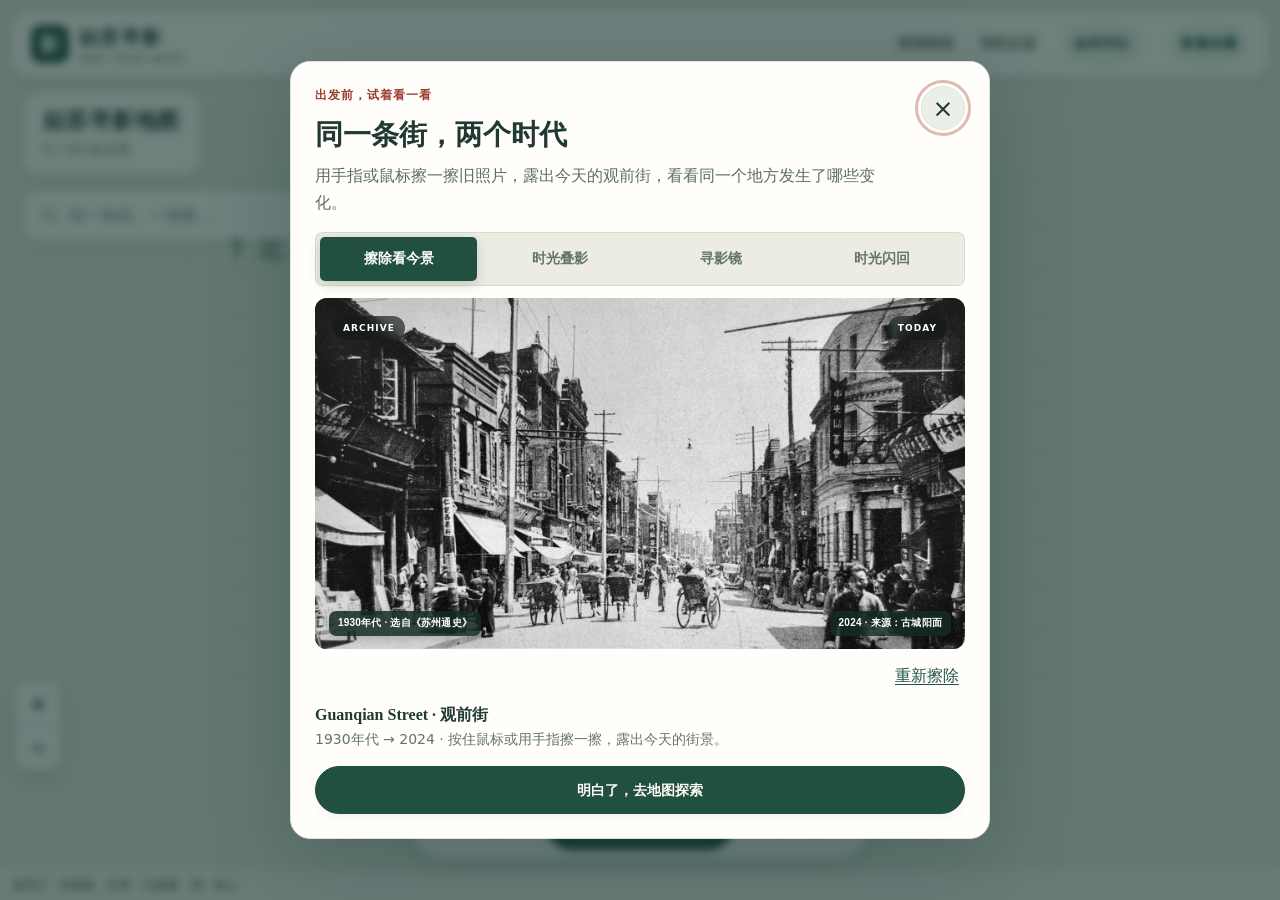
<file: index.html>
<!DOCTYPE html>
<html lang="zh-CN">
<head>
  <meta charset="UTF-8" />
  <meta name="viewport" content="width=device-width, initial-scale=1, viewport-fit=cover" />
  <meta name="theme-color" content="#f5f3ec" />
  <meta name="description" content="循着姑苏古城的历史照片，步行解锁线索，对照古今，收集个人我的足迹。" />
  <link rel="icon" href="data:image/svg+xml,%3Csvg xmlns='http://www.w3.org/2000/svg' viewBox='0 0 64 64'%3E%3Crect width='64' height='64' rx='16' fill='%23a54b38'/%3E%3Ctext x='32' y='43' text-anchor='middle' font-size='38' fill='white'%3EG%3C/text%3E%3C/svg%3E" />
  <title>姑苏寻影 · Gusu, Past &amp; Present</title>
  <link rel="preconnect" href="https://tiles.openfreemap.org" />
  <link rel="stylesheet" href="vendor/maplibre-gl.css" />
  <link rel="stylesheet" href="style.css?v=26" />
  <link rel="stylesheet" href="trail.css?v=16" />
  <link rel="stylesheet" href="postcard.css?v=6" />
</head>
<body>
  <header class="site-header">
    <a class="brand" href="#top" aria-label="返回姑苏寻影首页">
      <span class="brand-mark" aria-hidden="true">影</span>
      <span><strong>姑苏寻影</strong><small>GUSU FIELD NOTES</small></span>
    </a>
    <nav aria-label="主导航">
      <a href="#trails" data-trail-jump>探索路线</a><a href="#trail-journal" data-trail-jump>我的足迹</a>
      <button id="guide-btn" class="header-tool" type="button" aria-label="查看古今对比示例">如何对比</button>
      <button id="collection-btn" class="progress-pill" type="button" aria-label="打开影像档案收藏"><span class="archive-label">影像收藏</span><b id="visited-count" hidden>0 / 20</b><span id="saved-count" hidden>0 saved</span></button>
    </nav>
  </header>

  <main id="top">
    <section id="home-page" class="page">
      <div class="trail-site">
        <section id="trail-mobile-map" aria-labelledby="trail-mobile-map-title">
          <div class="trail-mobile-map-head">
            <div><h1 id="trail-mobile-map-title">姑苏寻影地图</h1><p id="trail-map-progress" aria-live="polite"></p></div>
            <button id="trail-map-scope" class="trail-btn" type="button" data-action="map-scope" hidden></button>
          </div>
          <div id="trail-mobile-map-mount"></div>
          <div class="map-search">
            <label class="map-search-field"><svg viewBox="0 0 24 24" aria-hidden="true"><circle cx="10.5" cy="10.5" r="6.5"/><path d="m16 16 5 5"/></svg><input id="map-search-input" type="search" placeholder="找一条街、一座桥…" aria-label="搜索地图地点" aria-controls="map-search-results" autocomplete="off"><button id="map-search-clear" type="button" aria-label="清空搜索" hidden>×</button></label>
            <div id="map-search-results" class="map-search-results" aria-live="polite" hidden></div>
          </div>
          <nav class="trail-map-dock" aria-label="探索地图导航">
            <button type="button" class="map-dock-tool" data-action="postcard-gallery"><svg viewBox="0 0 24 24" aria-hidden="true"><path d="M8 3H3v5m13-5h5v5M3 16v5h5m13-5v5h-5M7 8h10v8H7z"/></svg>扫明信片</button>
            <button id="trail-mobile-continue" class="trail-btn trail-primary" type="button" data-action="current-trail">探索路线</button>
            <a href="#trail-journal"><svg viewBox="0 0 24 24" aria-hidden="true"><path d="M6 4h12v16H6a2 2 0 0 1 0-4h12M7 4a2 2 0 0 0-2 2v12m4-9h5"/></svg>足迹</a>
          </nav>
        </section>
        <section class="trail-hero" aria-labelledby="trail-title">
          <div class="trail-hero-copy">
            <p class="trail-kicker"><span></span> GUSU FIELD NOTES</p>
            <h1 id="trail-title">带一张旧照，<br><em>去走姑苏。</em></h1>
            <p class="trail-lede">在今天的街巷里，找到老照片留下的细节。每看懂一处，就在地图上点亮一盏灯笼。</p>
            <div class="trail-actions"><a class="trail-btn trail-primary" href="#trails">打开探索地图 <span aria-hidden="true">↘</span></a><a class="trail-hero-link" href="#trail-journal">我的足迹</a></div>
            <div class="trail-hero-meta"><span>3 条路线</span><span>20 处影像坐标</span><span>可在现场或线上探索</span></div>
          </div>
          <figure class="trail-hero-photo">
            <div class="trail-photo-mat">
              <img id="trail-cover-then" src="images/optimized/20003A-观前街-1930年代-苏州通史.webp" alt="1930年代的观前街，两侧商铺沿着街道向远处延伸" loading="lazy" decoding="async">
              <img id="trail-cover-now" src="images/optimized/20003B-观前街-1930年代-苏州通史-2024.webp" alt="2024年重拍的观前街，行人经过两侧的新店面" loading="lazy" decoding="async" hidden>
              <span class="trail-photo-index">档案 01</span>
            </div>
            <figcaption><div><b>观前街</b><span id="trail-cover-credit" aria-live="polite">1930年代 · 选自《苏州通史》</span></div>
              <div class="trail-toggle" role="group" aria-label="切换观前街古今照片">
                <button type="button" data-cover-era="then" aria-pressed="true">旧影</button>
                <button type="button" data-cover-era="now" aria-pressed="false">今景</button>
              </div>
            </figcaption>
          </figure>
        </section>
        <section id="trails" hidden class="trail-section" aria-labelledby="trails-title">
          <div class="trail-panel-toolbar"><button id="trail-panel-all-points" type="button" class="trail-btn trail-primary" data-action="map-scope" hidden>返回全部点位</button><button type="button" class="trail-btn" data-close-panel>收起路线</button></div><div class="trail-heading"><div><p class="trail-kicker">探索路线</p><h2 id="trails-title">选一条路，慢慢走</h2></div><p>找一座消失的楼阁，认出老街的轮廓，或沿河看看从前的生活。</p></div>
          <div class="trail-explore-grid">
            <section id="trail-desktop-map-mount" aria-labelledby="trail-desktop-map-title">
              <div class="trail-desktop-map-head">
                <div><h3 id="trail-desktop-map-title">姑苏寻影地图</h3><p id="trail-desktop-map-progress" aria-live="polite"></p></div>
                <button id="trail-desktop-map-scope" class="trail-btn" type="button" data-action="map-scope" hidden></button>
              </div>
              <div class="trail-map-wrap" id="trail-map-wrap">
                <div id="trail-map" aria-label="姑苏寻影地图"></div>
                <div id="trail-schematic" class="trail-schematic"></div>
                <p id="trail-map-caption" class="trail-map-caption">虚线表示站点顺序。实际步行请参考导航与现场通行。</p>
              </div>
            </section>
            <div class="trail-route-sidebar">
              <h3 class="trail-sidebar-title">主题路线</h3>
              <div id="trail-options" class="trail-options" aria-label="主题路线"></div>
              <button class="trail-btn postcard-atlas-entry" type="button" data-action="postcard-gallery">扫描明信片</button>
              <section id="trail-workspace" aria-labelledby="trail-workspace-title" hidden>
                <div id="trail-session-head" class="trail-session-head"></div>
                <div class="trail-station-panel">
                  <div id="trail-stops"></div>
                  <div id="trail-current"></div>
                  <p id="trail-location" class="trail-location" role="status"></p>
                </div>
              </section>
            </div>
          </div>
        </section>
        <section id="trail-journal" hidden class="trail-section trail-journal" aria-labelledby="trail-journal-title">
          <button type="button" class="trail-panel-close trail-btn" data-close-panel>返回地图</button><div class="trail-heading"><div><p class="trail-kicker">我的探索</p><h2 id="trail-journal-title">我的足迹</h2></div><p>接着上次的路线走，回看沿途的照片与发现。</p></div>
          <div id="trail-footprint-overview"></div>
          <div class="trail-toggle trail-journal-tabs" role="group" aria-label="足迹分类"><button type="button" data-journal="all" aria-pressed="true">全部足迹</button><button type="button" data-journal="field" aria-pressed="false">现场漫步</button><button type="button" data-journal="preview" aria-pressed="false">线上探索</button></div>
          <div id="trail-journal-list"></div>
        </section>
      </div>
      <dialog id="comparison-intro" class="home-example" aria-labelledby="comparison-intro-title"><div class="comparison-intro-card">
        <div class="comparison-intro-head"><div><p class="trail-kicker">出发前，试着看一看</p><h2 id="comparison-intro-title">同一条街，两个时代</h2><p>用手指或鼠标擦一擦旧照片，露出今天的观前街，看看同一个地方发生了哪些变化。</p></div><button type="button" class="trail-dialog-close" data-close-intro aria-label="关闭示例">×</button></div>
        <div class="hero-demo" id="hero-demo">
          <div class="hero-studio-toolbar">
            <div class="mode-switcher hero-mode-switcher" role="group" aria-label="Homepage comparison mode">
              <button class="is-active" data-hero-mode="erase" type="button">擦除看今景</button>
              <button data-hero-mode="fade" type="button">时光叠影</button>
              <button data-hero-mode="lens" type="button">寻影镜</button>
              <button data-hero-mode="blink" type="button">时光闪回</button>
            </div>
          </div>
          <div id="hero-stage" class="demo-stage compare-component" data-mode="erase" tabindex="0" aria-label="按住鼠标或用手指擦除旧照，露出今景；键盘方向键移动，空格擦除">
            <img class="compare-base" src="images/optimized/20003B-观前街-1930年代-苏州通史-2024.webp" decoding="async" alt="Guanqian Street in 2024" />
            <div id="hero-old-wrap" class="compare-old-wrap"><img src="images/optimized/20003A-观前街-1930年代-苏州通史.webp" decoding="async" alt="Archival view of Guanqian Street in the 1930s" /></div>
            <div id="hero-handle" class="compare-handle"><span>↔</span></div>
            <div id="hero-lens-outline" class="lens-outline" aria-hidden="true"></div>
            <span class="image-label label-past">ARCHIVE</span><span class="image-label label-now">TODAY</span>
            <span class="media-credit media-credit-old">1930年代 · 选自《苏州通史》</span><span class="media-credit media-credit-now">2024 · 来源：古城阳面</span>
            <input id="hero-slider" class="compare-input" type="range" min="0" max="100" value="52" aria-label="Drag to compare archival and present-day photographs" />
          </div>
          <button id="hero-erase-reset" class="trail-text-btn" type="button">重新擦除</button>
          <div id="hero-control-row" class="studio-control-row">
            <label id="hero-opacity-control" class="comparison-range hidden" for="hero-opacity"><span>Archival visibility</span><input id="hero-opacity" type="range" min="0" max="1" step="0.01" value="0.5" /><output id="hero-opacity-value">50%</output></label>
            <button id="hero-blink-toggle" class="studio-action hidden" type="button">Pause flashback</button>
          </div>
          <div class="demo-caption"><div><strong>Guanqian Street · 观前街</strong><span id="hero-hint">1930s → 2024 · Drag to reveal the changing street.</span></div></div>
        </div>
        <button type="button" class="trail-btn trail-primary comparison-intro-start" data-close-intro>明白了，去地图探索</button>
      </div></dialog>
      <details id="trail-archive" class="trail-archive" hidden inert>
        <summary>影像档案</summary>
        <section class="mobile-invitation" aria-label="姑苏寻影"><div><p>SUZHOU · A WALK THROUGH TIME</p><h2>旧影为引，<br /><em>姑苏等你来寻。</em></h2><span>从一处轮廓，发现一座城。</span></div><a href="#route" aria-label="开始探索地图">开始寻影 <span>↘</span></a></section>
      <section class="hero-section" aria-labelledby="hero-title">
        <div class="hero-copy-wrap">
          <p class="eyebrow">SUZHOU · ONE FRAME · TWO MOMENTS</p>
          <h1 id="hero-title">走进姑苏，<br /><em>与旧时光相遇。</em></h1>
          <p class="hero-copy">一张旧照片，一条水巷，一次新的发现。滑动影像读懂古今，带着线索走到现场，把今天的你留在姑苏的故事里。</p>
          <div class="hero-actions">
            <button id="try-demo-btn" class="primary-btn" type="button">线上探索姑苏 <span>→</span></button>
            <a class="secondary-btn" href="#route">开启城市漫步</a>
          </div>
          <div class="trust-row" aria-label="Experience details">
            <span><i>20</i> 处历史影像</span><span><i>⌖</i> 循线索去发现</span><span><i>○</i> 照片留在本机</span>
          </div>
        </div>

      </section>

      <section id="stories" class="stories-section section-block" aria-labelledby="stories-title">
        <div class="section-intro">
          <div><p class="eyebrow">THREE WAYS TO BEGIN</p><h2 id="stories-title">先从一张旧影，认识姑苏。</h2></div>
          <p>街巷、水岸、城门。三段影像故事，开启你的古城探索。更多地点，留待地图里慢慢发现。</p>
        </div>
        <div class="featured-carousel">
          <div id="story-grid" class="story-grid" aria-label="Three representative photographic stories"></div>
          <div class="carousel-controls">
            <button id="story-prev" type="button" aria-label="Previous featured story">←</button>
            <span id="story-position" aria-live="polite">1 / 3</span>
            <button id="story-next" type="button" aria-label="Next featured story">→</button>
          </div>
        </div>
      </section>

      <section class="how-section section-block" aria-labelledby="how-title">
        <div class="how-heading"><p class="eyebrow">A SMALL ACT OF FIELDWORK</p><h2 id="how-title">看见过去，<br />留下今天。</h2></div>
        <ol class="how-steps">
          <li><span>01</span><div><strong>读一段旧影</strong><p>从照片里的一个细节出发，发现城市的改变与延续。</p></div></li>
          <li><span>02</span><div><strong>沿线索去寻找</strong><p>跟随地图与轮廓指引，在街巷里认出旧影留下的线索。</p></div></li>
          <li><span>03</span><div><strong>完成古今合影打卡</strong><p>让旧影卡与眼前的轮廓接上，留下一张纪念照，点亮你的时光灯笼。</p></div></li>
        </ol>
      </section>

      <section id="route" class="route-section section-block" aria-labelledby="route-title">
        <div class="section-intro route-intro">
          <div><p class="eyebrow">THE FIELD ROUTE</p><h2 id="route-title">下一段故事，就在街巷里。</h2></div>
          <div class="route-tools"><p>20 处旧影坐标 · 按兴趣探索，或跟随主题漫步。</p><div class="map-tool-row"><button id="open-route-btn" class="locate-btn route-plan-btn" type="button"><span>♡</span> 我的路线</button><button id="locate-btn" class="locate-btn" type="button"><span>⌖</span> 定位并找最近景点</button></div></div>
        </div>
        <section class="discovery-browser" aria-label="主题与路线探索">
          <div class="discovery-tabs" role="tablist" aria-label="探索方式">
            <button id="themes-tab" class="is-active" type="button" role="tab" aria-selected="true" aria-controls="themes-panel"><span>01</span> 按主题找地点<small>根据兴趣筛选，不规定顺序</small></button>
            <button id="walks-tab" type="button" role="tab" aria-selected="false" aria-controls="walks-panel"><span>02</span> 按路线去漫步<small>告诉你先去哪、后去哪</small></button>
          </div>
          <div id="themes-panel" class="discovery-panel" role="tabpanel" aria-labelledby="themes-tab"><div id="theme-options" class="theme-options"></div></div>
          <div id="walks-panel" class="discovery-panel hidden" role="tabpanel" aria-labelledby="walks-tab"><div id="walk-options" class="walk-options"></div><div id="walk-detail" class="walk-detail hidden"></div></div>
        </section>
        <div class="map-shell">
          <div id="map" role="application" aria-label="Map of twenty photographic viewpoints"></div>
          <div class="field-atlas">
            <div class="atlas-heading"><div><small>GUSU · FIELD NOTES</small><strong>循着旧影，发现今天的姑苏</strong></div><span id="atlas-count">0<small> / 20</small></span></div>
            <div class="atlas-progress" role="progressbar" aria-label="姑苏点亮进度" aria-valuemin="0" aria-valuemax="20" aria-valuenow="0"><span id="atlas-progress-fill"></span></div>
            <div class="atlas-filters" role="group" aria-label="按点亮状态筛选"><button type="button" data-atlas-filter="all" aria-pressed="true">全部地点</button><button type="button" data-atlas-filter="unlit" aria-pressed="false">待点亮</button><button type="button" data-atlas-filter="lit" aria-pressed="false">已点亮 <span id="atlas-lit-count">0</span></button></div>
          </div>
          <div class="map-key" aria-label="地图图例"><span><i class="key-unvisited"></i>待探索</span><span><i class="key-visited">✦</i>时光灯笼 · 已点亮</span></div>
          <div id="atlas-empty" class="atlas-empty hidden" role="status">还没有点亮的地点。选一个待探索点，拍下你的第一张现场照片。</div>
          <div id="active-explore-label" class="active-explore-label hidden" aria-live="polite"></div>
          <button id="nearest-place-result" class="nearest-place-result hidden" type="button"><small>离你最近</small><strong id="nearest-place-name"></strong><span id="nearest-place-distance"></span></button>
          <div id="location-toast" class="map-toast hidden" role="status"></div>
          <div id="route-stops" class="route-stops" aria-label="Selected photographic viewpoint"></div>
          <nav class="field-dock" aria-label="现场探索导航"><button id="atlas-map-btn" type="button" class="is-active"><span>⌖</span>探索地图</button><button id="atlas-camera-btn" type="button"><span>◎</span>寻找现场线索</button><button id="atlas-collection-btn" type="button"><span>▧</span>我的足迹</button></nav>
          <section id="lightup-result" class="lightup-result hidden" role="status" aria-live="polite"><button id="lightup-close" type="button" aria-label="关闭点亮提示">×</button><img id="lightup-photo" alt="本次探索照片"><div><small>✦ 一段时光，被你点亮</small><strong id="lightup-name"></strong><p id="lightup-detail"></p></div></section>
        </div>

        <article id="place-card" class="place-card hidden" aria-live="polite">
          <div class="place-visual-pair">
            <figure><img id="old-photo" alt="Archival view of the selected site" /><figcaption><b>ARCHIVE</b><span id="old-credit"></span></figcaption></figure>
            <figure><img id="now-photo" alt="Present-day view of the selected site" /><figcaption><b>TODAY</b><span id="now-credit"></span></figcaption></figure>
          </div>
          <div class="place-content">
            <div class="place-topline"><p id="place-index" class="eyebrow"></p><span id="distance-badge" class="distance-badge">Locate yourself to see distance</span></div>
            <h2 id="place-name"></h2><p id="place-cn" class="place-cn"></p>
            <p id="place-desc" class="place-desc"></p>
            <div class="change-focus"><small>LOOK FOR</small><strong id="change-focus"></strong></div>
            <div class="shot-note"><span>◎</span><div><strong>Framing guide</strong><p id="shot-tip"></p></div></div>
            <div id="visit-proof" class="visit-proof hidden">
              <img id="visit-photo" alt="Your photograph from this visit" />
              <div><span class="completion-stamp">REVISITED</span><strong id="visit-date"></strong><small>Field photograph saved on this device</small></div>
            </div>
            <div class="place-actions">
              <button id="save-place-btn" class="save-place-btn" type="button" aria-pressed="false">♡ Save to route</button>
              <button id="remote-btn" class="secondary-btn" type="button">线上看古今</button>
              <button id="start-btn" class="primary-btn" type="button">去现场找线索 <span>→</span></button>
            </div>
            <a id="nav-link" class="nav-link" href="#" target="_blank" rel="noreferrer">Open walking directions in Amap ↗</a>
          </div>
        </article>
      </section>
      </details>
    </section>

    <section id="explore-page" class="page hidden" aria-labelledby="explore-title">
      <button id="explore-back" class="text-back" type="button">← 返回探索地图</button>
      <div class="explore-heading"><p class="eyebrow">一张旧影 · 一个现场发现</p><h1 id="explore-title"></h1><p id="explore-question"></p></div>
      <div class="explore-pair"><figure><img id="explore-old" alt="历史照片参照"><figcaption id="explore-old-credit"></figcaption></figure><figure><img id="explore-now" alt="古城阳面拍摄的现代视角参考"><figcaption id="explore-now-credit"></figcaption></figure></div>
      <button id="explore-compare" class="text-btn" type="button">拖动照片，仔细看古今变化 ↗</button>
      <div class="explore-steps"><article><small>01 · 先看照片</small><h2>带着一个问题出发</h2><p id="explore-look"></p></article><article><small>02 · 走到现场</small><h2>把目光移到照片之外</h2><p id="explore-task"></p><a id="explore-directions" class="nav-link" target="_blank" rel="noreferrer">打开高德，步行到这里 ↗</a></article></div>
      <section class="discovery-note" aria-labelledby="discovery-note-title"><small>03 · 留下你的发现</small><h2 id="discovery-note-title">今天的你，看到了什么？</h2><p>可以记录一个细节、一种声音或此刻的感受。拍照和人物合影，稍后都可以选择。</p><label for="explore-note">我的现场发现</label><textarea id="explore-note" maxlength="280" rows="3" placeholder="例如：站在桥边，我听到了……"></textarea><label class="field-confirm"><input id="explore-confirm" type="checkbox">我已到现场，完成了这次观察</label><p class="discovery-note-hint">由你确认到访，不强制定位。记录保存在此设备。</p><button id="explore-save" class="primary-btn" type="button">保存发现，点亮此处 ✦</button><p id="explore-save-status" role="status" aria-live="polite"></p></section>
      <section class="explore-souvenir"><div><small>可选 · 把这次相遇留下来</small><h2>带着旧影，找到今天</h2><p>跟随轮廓指引，把黑白旧影卡接入完整的现场照片。</p></div><button id="explore-portrait" class="secondary-btn" type="button">带着旧影去拍照 →</button></section>
      <button id="explore-next" class="primary-btn hidden" type="button">继续寻找下一站 →</button>
    </section>

    <section id="camera-page" class="page hidden" aria-labelledby="camera-title">
      <button id="trail-camera-back" class="text-back hidden" type="button">← 返回历史线索</button>
      <button id="back-home-btn" class="text-back" type="button">← 返回地点故事</button>
      <div class="camera-heading">
        <div><p id="camera-step" class="eyebrow">古今合影打卡</p><h1 id="camera-title">让你与过去同框。</h1><p id="camera-place-name"></p></div>
        <div id="proximity-status" class="proximity-status"><span></span><b>无需定位也可体验</b></div>
      </div>
      <section class="field-finder"><div class="field-step-tabs" role="group" aria-label="寻找拍摄位置"><button type="button" data-field-step="0" aria-pressed="true">① 找轮廓</button><button type="button" data-field-step="1" aria-pressed="false">② 调站位</button><button type="button" data-field-step="2" aria-pressed="false">③ 接纸边</button></div><div class="field-finder-body"><img id="field-reference" alt="现代场景参考，用来辨认建筑与站位" /><div><small>现代照片 · 现场参照</small><strong id="field-guide-clue"></strong><p id="field-guide-copy"></p><a id="field-directions" target="_blank" rel="noreferrer">步行到这个地点 ↗</a></div></div></section><div class="field-layout">
        <div>
          <div class="camera-container">
            <video id="camera" autoplay muted playsinline></video>
            <div id="camera-placeholder" class="camera-placeholder"><span>◎</span><strong>正在打开相机</strong><p>允许相机权限，先寻找建筑轮廓</p></div>
            <img id="field-upload-preview" alt="完整现场照片" /><img id="overlay-photo" alt="Archival photograph used for alignment" />
            <div class="camera-grid" aria-hidden="true"></div>
            <div class="frame-corners" aria-hidden="true"><i></i><i></i><i></i><i></i></div>
            <div id="ghost-mode-label" class="ghost-mode-label">旧影可移动 · 拖动调整位置</div>
            <div id="segmentation-status" class="segmentation-status hidden" role="status"><span></span><b>正在保存完整画面…</b></div>
            <div class="camera-guide">把自己放进画面，再调整旧照片的位置与透明度</div><div id="camera-credit" class="camera-credit"></div>
          </div>
          <div id="camera-error" class="camera-error hidden" role="alert"><strong>无法打开相机</strong><p id="camera-error-text"></p></div>
          <div class="camera-actions">
            <label for="upload-input" class="secondary-btn">上传现场照片</label><input id="upload-input" class="visually-hidden" type="file" accept="image/*" />
            <button id="capture-btn" class="shutter-btn" type="button" aria-label="拍下古今画面"><span></span></button>
            <button id="reference-btn" class="secondary-btn" type="button">他人帮拍 · 后置</button>
          </div>
          <div class="capture-method-note" aria-live="polite"><b id="capture-method-name">自拍模式 · 前置镜头</b><span id="capture-method-copy">按上方指引寻找轮廓，再拖动旧影卡。</span></div>
          <button id="trail-camera-finish" class="trail-btn trail-primary hidden" type="button">返回线索，查看标注 →</button>
          <p class="privacy-note">照片只在你的设备中处理，不会上传。</p>
        </div>
        <aside class="field-notes">
          <p class="eyebrow">现场找线索</p><h2>找到古今相接的位置</h2>
          <ul id="anchor-list"></ul>
          <div class="control-panel">
            <div class="control-title"><label for="opacity-slider">历史照片透明度</label><output id="opacity-value">35%</output></div>
            <input id="opacity-slider" type="range" min="0" max="1" step="0.01" value="0.5" />
            <div class="opacity-labels"><span>现在</span><span>过去</span></div>
            <div class="control-title second-control"><label for="zoom-slider">旧影尺寸</label><output id="zoom-value">100%</output></div>
            <input id="zoom-slider" type="range" min="50" max="220" step="1" value="100" />
            <div class="control-title second-control"><label for="rotation-slider">微调旋转</label><output id="rotation-value">0°</output></div>
            <input id="rotation-slider" type="range" min="-20" max="20" step="0.5" value="0" />
            <div class="ghost-tools">
              <button id="fit-btn" type="button">完整显示</button>
              <button id="lock-btn" type="button">锁定旧影</button>
              <button id="reset-overlay-btn" type="button">重置</button>
            </div>
            <p class="gesture-note">拖动纸边旧影卡，双指缩放。先找一个屋顶转折或建筑墙角，让纸边内外的一条轮廓接起来。不必追求整张重合。</p>
          </div>
        </aside>
      </div>
    </section>

    <canvas id="canvas" class="hidden"></canvas>

    <section id="align-page" class="page hidden" aria-labelledby="align-title">
      <button id="align-back-btn" class="text-back" type="button">← 返回拍摄</button>
      <div class="align-heading">
        <div>
          <p class="eyebrow">LANDMARK ALIGNMENT</p>
          <h1 id="align-title">Match the same points.</h1>
          <p id="align-place-name"></p>
        </div>
        <div class="pair-progress"><b id="pair-count">0 / 4</b><span>pairs needed</span></div>
      </div>
      <div class="align-instruction" role="status">
        <span id="align-step-number">1</span>
        <div><strong id="align-instruction-title">Tap a landmark in the archive.</strong><p id="align-instruction-copy">Choose a fixed corner, roof junction or kerb edge that also appears in your new photograph.</p></div>
      </div>
      <div class="point-workspace">
        <figure class="point-pane">
          <figcaption><span class="point-caption-title"><b>ARCHIVE</b><small id="align-old-credit"></small></span><span>Tap first</span></figcaption>
          <div id="old-point-stage" class="point-stage"><img id="align-old" alt="Archival photograph for point matching" /><div id="old-point-layer" class="point-layer"></div></div>
        </figure>
        <figure class="point-pane">
          <figcaption><span class="point-caption-title"><b>PRESENT</b><small id="align-new-credit"></small></span><span>Then tap the same landmark</span></figcaption>
          <div id="new-point-stage" class="point-stage"><img id="align-new" alt="New photograph for point matching" /><div id="new-point-layer" class="point-layer"></div></div>
        </figure>
      </div>
      <div class="align-toolbar">
        <div class="align-tool-copy"><strong>Use 4–6 well-spread pairs</strong><span>Avoid trees, people and other things that may have moved.</span></div>
        <button id="undo-point-btn" class="secondary-btn" type="button">Undo point</button>
        <button id="clear-points-btn" class="secondary-btn" type="button">Clear all</button>
      </div>
      <section id="alignment-review" class="alignment-review is-waiting" aria-labelledby="review-title">
        <div class="review-copy">
          <div><p class="eyebrow">LIVE ALIGNMENT CHECK</p><h2 id="review-title">Add four landmark pairs to preview the warp.</h2></div>
          <div id="alignment-quality" class="quality-chip">等待选择对应点</div>
        </div>
        <div class="warp-stage">
          <img id="align-preview-new" alt="Present-day alignment base" />
          <canvas id="warp-canvas" aria-label="Warped archival photograph"></canvas>
          <span class="image-label label-past">ALIGNED ARCHIVE</span><span class="image-label label-now">PRESENT</span><span id="warp-old-credit" class="stage-credit stage-credit-old"></span><span id="warp-new-credit" class="stage-credit stage-credit-now"></span>
        </div>
        <div class="review-controls">
          <label for="align-opacity-slider">Check transparency</label>
          <input id="align-opacity-slider" type="range" min="0" max="1" step="0.01" value="0.5" disabled />
          <output id="align-opacity-value">50%</output>
        </div>
      </section>
      <div class="align-actions">
        <button id="skip-align-btn" class="text-btn" type="button">Skip precision alignment</button>
        <button id="confirm-align-btn" class="primary-btn" type="button" disabled>Use aligned comparison <span>→</span></button>
      </div>
      <p class="privacy-note">All point matching and image warping happens locally in this browser.</p>
    </section>

    <section id="preview-page" class="page hidden" aria-labelledby="preview-title">
      <button id="preview-back-btn" class="text-back" type="button">← 返回</button>
      <div class="preview-heading"><p class="eyebrow">你的古今合影</p><h1 id="preview-title">我在姑苏，遇见过去。</h1><p id="preview-place-name"></p></div>
      <div id="layer-stack-note" class="layer-stack-note hidden" aria-label="古今合影图层"><span>原图 · 人物与现场光影</span><i>＋</i><span>背景 · 历史旧影</span><i>＋</i><span>保护 · 人物保持自然</span></div>
      <section id="checkin-template-picker" class="checkin-template-picker hidden" aria-labelledby="checkin-template-title">
        <div><p class="eyebrow">选择古今构图</p><h2 id="checkin-template-title">让历史成为合影背景，而不是一层淡滤镜。</h2></div>
        <div class="checkin-template-options" role="group" aria-label="古今合影构图">
          <button class="is-active" data-checkin-template="split" type="button"><b>推荐</b><strong>古今分镜</strong><small>只切换人物身后的背景，保留真实光影</small></button>
          <button data-checkin-template="overlay" type="button"><strong>时光叠影</strong><small>历史旧影与现场街景对齐融合</small></button>
          <button data-checkin-template="frame" type="button"><strong>历史相框</strong><small>把旧照片作为清晰的历史窗口放在身后</small></button>
        </div>
      </section>
      <div id="compare-studio" class="compare-studio">
        <div class="compare-toolbar">
          <div class="mode-switcher" role="group" aria-label="Comparison mode">
            <button class="is-active" data-compare-mode="reveal" type="button">Reveal</button>
            <button data-compare-mode="fade" type="button">Ghost</button>
            <button data-compare-mode="lens" type="button">Time lens</button>
            <button data-compare-mode="blink" type="button">Flashback</button>
          </div>
          <button id="compare-fullscreen" class="studio-icon-btn" type="button" aria-label="View comparison full screen">↗ Full screen</button>
        </div>
        <div class="time-rail" aria-label="Photograph timeline"><b id="compare-old-year"></b><span><i></i><i></i></span><b id="compare-new-year"></b></div>
        <div id="compare-stage" class="result-stage compare-component" data-mode="reveal">
          <img id="preview-new" class="compare-base" alt="Present-day photograph" />
          <div id="compare-old-wrap" class="compare-old-wrap"><img id="preview-old" alt="Archival photograph" /></div>
          <div id="compare-handle" class="compare-handle"><span>↔</span></div>
          <div id="lens-outline" class="lens-outline" aria-hidden="true"></div>
          <span class="image-label label-past">ARCHIVE</span><span class="image-label label-now">PRESENT</span><span id="preview-old-credit" class="stage-credit stage-credit-old"></span><span id="preview-new-credit" class="stage-credit stage-credit-now"></span>
          <input id="compare-slider" class="compare-input" type="range" min="0" max="100" value="50" aria-label="Drag to compare past and present" />
        </div>
        <div class="studio-control-row">
          <label id="comparison-opacity-control" class="comparison-range hidden" for="comparison-opacity"><span>Archival visibility</span><input id="comparison-opacity" type="range" min="0" max="1" step="0.01" value="0.5" /><output id="comparison-opacity-value">50%</output></label>
          <button id="blink-toggle" class="studio-action hidden" type="button">Pause flashback</button>
        </div>
      </div>
      <p id="compare-hint" class="compare-hint">Drag across the image to reveal what changed — and what remained.</p>
      <div class="result-meta">
        <div><p class="eyebrow">WHAT TO NOTICE</p><h2 id="result-insight"></h2><p id="result-detail"></p></div>
        <p id="source-note" class="source-note"></p>
      </div>
      <div class="preview-actions">
        <button id="preview-explore-btn" class="primary-btn hidden" type="button">带着这个问题，去现场看看 →</button>
        <button id="retake-btn" class="secondary-btn" type="button">换一张照片</button>
        <button id="download-btn" class="primary-btn" type="button">下载古今纪念卡 ↓</button>
        <button id="finish-btn" class="text-btn" type="button">完成打卡</button>
      </div>
    </section>
  </main>

  <div id="onboarding" class="onboarding hidden" role="dialog" aria-modal="true" aria-labelledby="onboarding-title">
    <div class="onboarding-card">
      <button id="onboarding-skip" class="onboarding-skip" type="button">跳过</button>
      <div id="onboarding-visual" class="onboarding-visual" aria-hidden="true"></div>
      <p id="onboarding-kicker" class="eyebrow"></p>
      <h2 id="onboarding-title"></h2>
      <p id="onboarding-copy"></p>
      <div class="onboarding-footer"><div id="onboarding-dots" class="onboarding-dots" aria-label="Guide progress"></div><button id="onboarding-next" class="primary-btn" type="button">Next <span>→</span></button></div>
    </div>
  </div>

  <aside id="collection-drawer" class="collection-drawer hidden" aria-labelledby="collection-title">
    <button id="collection-scrim" class="collection-scrim" type="button" aria-label="Close collection"></button>
    <div class="collection-panel">
      <div class="collection-head"><div><p class="eyebrow">YOUR GUSU WALK</p><h2 id="collection-title">Saved route &amp; revisits</h2></div><button id="collection-close" type="button" aria-label="Close collection">×</button></div>
      <div class="collection-summary"><div><strong id="collection-saved-total">0</strong><span>saved stops</span></div><div><strong id="collection-visited-total">0</strong><span>revisited</span></div></div>
      <div id="collection-list" class="collection-list"></div>
      <div class="collection-actions"><button id="show-route-btn" class="primary-btn" type="button">Show route on map <span>→</span></button><button id="clear-route-btn" class="text-btn" type="button">Clear saved route</button></div>
    </div>
  </aside>
  <dialog id="trail-dialog" class="trail-dialog" aria-labelledby="trail-dialog-title"><div id="trail-dialog-content"></div></dialog>
  <dialog id="postcard-preview" class="trail-dialog" aria-labelledby="postcard-preview-title">
    <div class="postcard-preview-content">
      <div class="trail-dialog-head"><div><p class="trail-kicker">带一张纸卡出发</p><h2 id="postcard-preview-title">路线明信片</h2></div>
        <form method="dialog"><button type="submit" class="trail-dialog-close" aria-label="关闭明信片预览">×</button></form>
      </div>
      <p id="postcard-preview-note" class="trail-note"></p>
      <div id="postcard-preview-pages"></div>
      <p class="trail-note">按正面、背面依次打印。用 A6 横向纸张时，双面打印可选短边翻转。</p>
      <div class="trail-actions">
        <button id="postcard-print-all" class="trail-btn trail-primary" type="button">打印整套 / 另存 PDF</button>
        <button id="postcard-demo" class="trail-btn" type="button">扫描明信片</button>
      </div>
    </div>
  </dialog>
  <section id="postcard-print" aria-label="可打印的双面明信片"></section>
  <section id="gusu-ar" hidden aria-label="空间 AR">
    <div class="gusu-ar-header">
      <div><b id="gusu-ar-place"></b><p id="gusu-ar-credit"></p></div>
      <button id="gusu-ar-exit" class="trail-btn" type="button">退出 AR</button>
    </div>
    <div id="gusu-ar-reticle" aria-hidden="true" hidden></div>
    <div class="gusu-ar-controls">
      <p id="gusu-ar-status" role="status"></p>
      <div id="gusu-ar-adjust" hidden>
        <label>透明度 <input id="gusu-ar-opacity" type="range" min=".1" max="1" step=".05" value=".65"></label>
        <label>宽度 <input id="gusu-ar-size" type="range" min=".6" max="8" step=".2" value="2.4"></label>
      </div>
      <button id="gusu-ar-place-photo" class="trail-btn trail-primary" type="button" disabled>在此放置旧照</button>
      <button id="gusu-ar-reset" class="trail-btn" type="button" hidden>重新放置</button>
    </div>
  </section>
  <footer><span>GUSU HISTORIC PHOTOGRAPH FIELD PROJECT</span><span>现代重拍 © 古城阳面 · 仅限 HER Lab 教学及学生毕业成果使用</span></footer>
  <script src="vendor/maplibre-gl.js"></script>
  <script src="app.js?v=32"></script>
  <script src="trail-data.js?v=3"></script>
  <script src="spatial-ar.js?v=1"></script>
  <script src="postcard-print.js?v=6"></script>
  <script src="postcard-scan.js?v=4"></script>
  <script src="postcard-ar.js?v=9"></script>
  <script src="trail.js?v=22"></script>
</body>
</html>
</file>
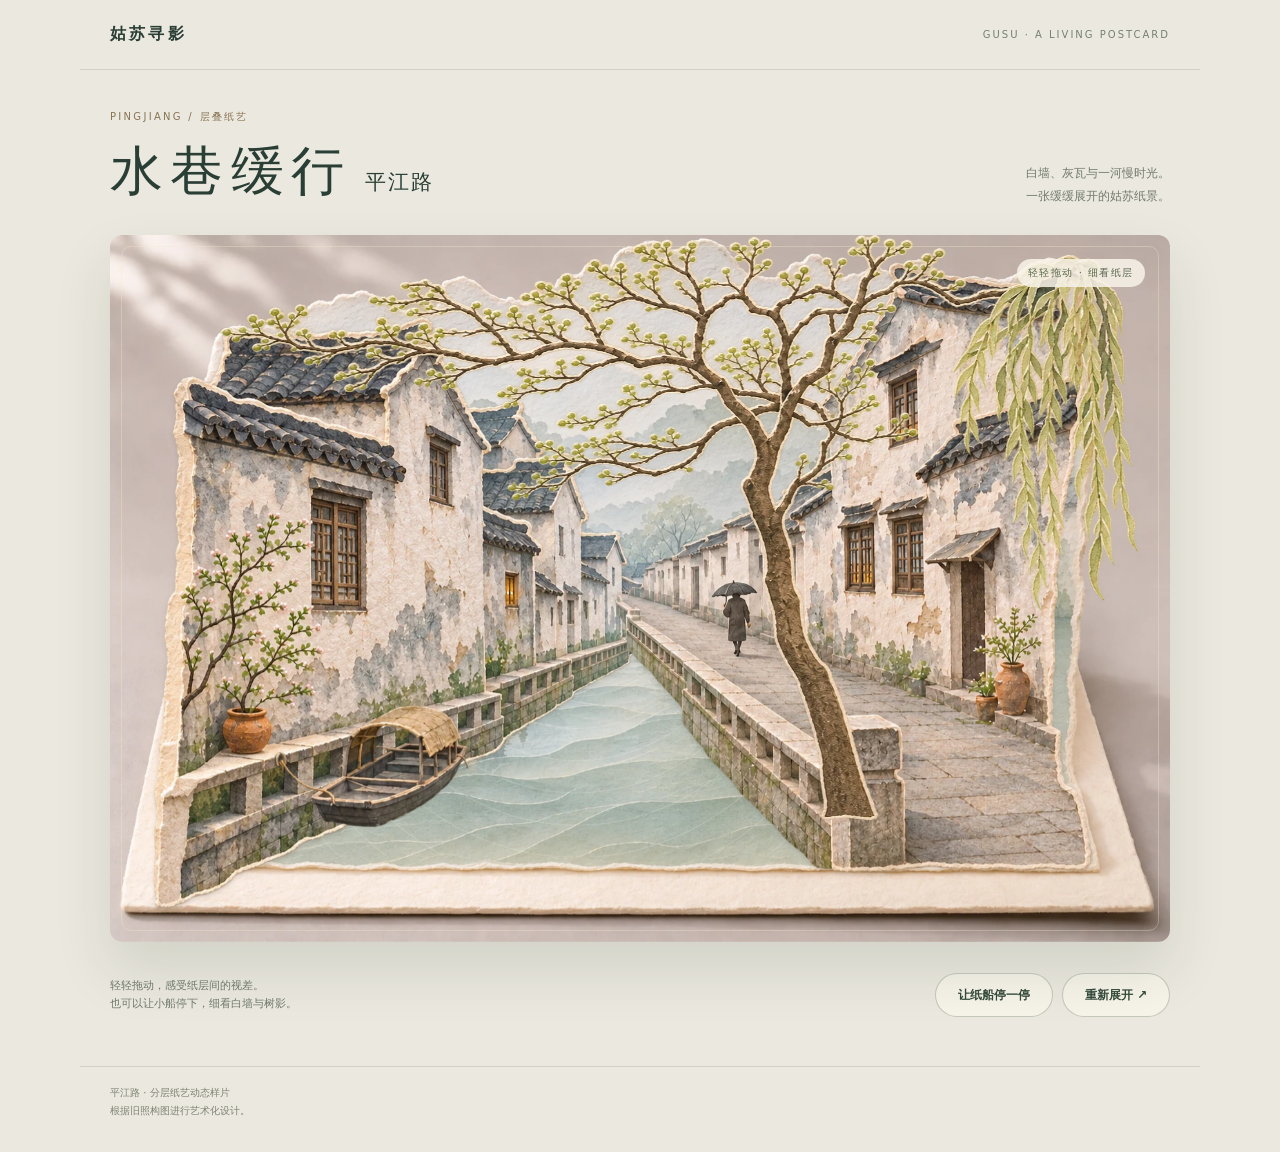
<file: pingjiang-paper-preview.html>
<!doctype html>
<html lang="zh-CN">
<head>
  <meta charset="utf-8"><meta name="viewport" content="width=device-width, initial-scale=1">
  <meta name="theme-color" content="#eae6dc">
  <link rel="icon" href="data:,">
  <title>水巷缓行 · 平江路动态明信片</title>
  <style>
    *{box-sizing:border-box}body{margin:0;background:#ebe8df;color:#293e35;font-family:system-ui,-apple-system,"Microsoft Yahei",sans-serif}button,a{-webkit-tap-highlight-color:transparent}header{max-width:1120px;margin:auto;display:flex;align-items:center;justify-content:space-between;padding:24px 30px;border-bottom:1px solid #40504425}header a{color:inherit;text-decoration:none;font-family:serif;font-weight:700;letter-spacing:.2em}header span{font-size:10px;letter-spacing:.2em;color:#768074}main{max-width:1120px;margin:auto;padding:40px 30px 26px}.intro{display:flex;align-items:end;justify-content:space-between;gap:20px}.eyebrow{font-size:10px;letter-spacing:.23em;color:#887453;margin:0 0 12px}h1{font-family:"Songti SC","SimSun",serif;font-size:clamp(32px,5vw,53px);font-weight:500;letter-spacing:.14em;margin:0}h1 span{font-size:.4em;letter-spacing:.1em;margin-left:13px}.intro>p{font-size:12px;line-height:1.9;color:#727a6e;margin:0}.stage{position:relative;margin-top:27px;height:min(65vh,640px);min-height:360px;overflow:hidden;border-radius:18px;background:radial-gradient(ellipse at 50% 25%,#c5c8b3,#929f89 57%,#718470);box-shadow:0 28px 55px #263c2520}.stage:after{content:"";position:absolute;inset:11px;border:1px solid #f3e9cb55;border-radius:10px;pointer-events:none}.pingjiang-canvas{display:block;width:100%;height:100%;touch-action:none;cursor:grab}.pingjiang-canvas:active{cursor:grabbing}.caption{position:absolute;bottom:25px;left:27px;pointer-events:none;color:#edf0db}.caption b{font-family:serif;font-size:18px;letter-spacing:.18em;font-weight:500}.caption p{font-size:9px;letter-spacing:.15em;opacity:.8}.badge{position:absolute;right:25px;top:24px;font-size:10px;color:#eff0db;letter-spacing:.15em}.actions{display:flex;align-items:center;justify-content:space-between;gap:15px;margin-top:24px}.actions p{font-size:11px;color:#727a6e;line-height:1.7}button{border:1px solid #53664d4d;background:#f6f3e9;color:#344a3b;border-radius:30px;min-height:44px;padding:0 22px;font:inherit;font-size:12px;font-weight:600;cursor:pointer}button:hover{background:#dedfcf}button:focus-visible,a:focus-visible{outline:3px solid #a17e47;outline-offset:4px}footer{max-width:1120px;margin:15px auto;padding:17px 30px;border-top:1px solid #40504425;font-size:10px;color:#7e8274;line-height:1.8}#loading{position:absolute;inset:0;display:grid;place-items:center;font-size:13px;color:#f6f0d7;background:#66785ef0}#loading[hidden]{display:none}@media(max-width:600px){header{padding:20px}header span{font-size:8px;letter-spacing:.1em}main{padding:30px 15px 10px}.intro{display:block;padding:0 5px}.intro>p{margin-top:14px;font-size:11px}.stage{height:57vh;min-height:390px;margin-top:21px}.caption{left:20px;bottom:19px}.badge{right:19px;top:20px;font-size:9px}.actions{margin:16px 5px}.actions p{font-size:10px;max-width:190px}footer{margin:12px 20px;padding:15px 0;font-size:9px}}
  </style>
  <style>
    .scene-picker{display:flex;align-items:center;gap:13px;margin-top:23px;color:#727a6e;font-size:11px}
    .scene-picker select{min-height:44px;max-width:100%;flex:1;padding:0 13px;border:1px solid #53664d4d;border-radius:8px;background:#f6f3e9;color:#344a3b;font:inherit;font-size:12px}
    .scene-picker select:focus-visible{outline:3px solid #a17e47;outline-offset:3px}
    .scene-picker span{min-width:74px}
    .scene-picker+.stage{margin-top:18px}
    .actions{flex-wrap:wrap}.scene-controls{display:flex;gap:9px;flex-wrap:wrap}.scene-controls [aria-pressed="true"]{background:#344a3b;color:#faf5e7}
    @media(max-width:600px){.scene-picker{margin:20px 5px 0;gap:9px}}
  </style>
<style>.stage{aspect-ratio:1.5;height:auto;min-height:0;background:#ece8df;border-radius:12px}.caption{display:none}.badge{z-index:2;color:#59684e;background:#f8f4e9d9;padding:7px 11px;border-radius:20px}.intro>p{max-width:320px}#stage>.pingjiang-canvas{position:absolute!important;inset:0}</style></head>
<body>
  <header><a href="./">姑苏寻影</a><span>GUSU · A LIVING POSTCARD</span></header>
  <main>
    <div class="intro"><div><p class="eyebrow" id="scene-number">PINGJIANG / 层叠纸艺</p><h1><b id="scene-title" style="font-weight:inherit">水巷缓行</b><span id="scene-name">平江路</span></h1></div><p id="scene-description">白墙、灰瓦与一河慢时光。<br>一张缓缓展开的姑苏纸景。</p></div>
    
    <section class="stage" id="stage" aria-label="可拖动旋转的平江路立体场景">
      <div class="badge">轻轻拖动 · 细看纸层</div><div class="caption"><b>河岸生长，旧影成景。</b><p>PAPER, LIGHT & A QUIET WATERWAY</p></div><div id="loading" role="status">正在展开水巷…</div>
    </section>
    <div class="actions"><p>轻轻拖动，感受纸层间的视差。<br>也可以让小船停下，细看白墙与树影。</p><div class="scene-controls"><button id="detail" type="button" aria-pressed="false">让纸船停一停</button><button id="replay" type="button">重新展开 ↗</button></div></div>
  </main>
  <footer>平江路 · 分层纸艺动态样片<br>根据旧照构图进行艺术化设计。</footer>
  <script type="module">
import {createPaperPostcard} from './pingjiang-paper.js?v=2';
const stage=document.getElementById('stage');
const engine=createPaperPostcard(stage);
document.getElementById('loading').hidden=true;
document.getElementById('detail').onclick=e=>e.currentTarget.setAttribute('aria-pressed',String(engine.toggleDetail()));
document.getElementById('replay').onclick=()=>engine.replay();
window.addEventListener('pagehide',e=>e.persisted?engine.setVisible(false):engine.dispose());
window.addEventListener('pageshow',e=>{if(e.persisted)engine.setVisible(true)});
</script>
</body>
</html>
</file>
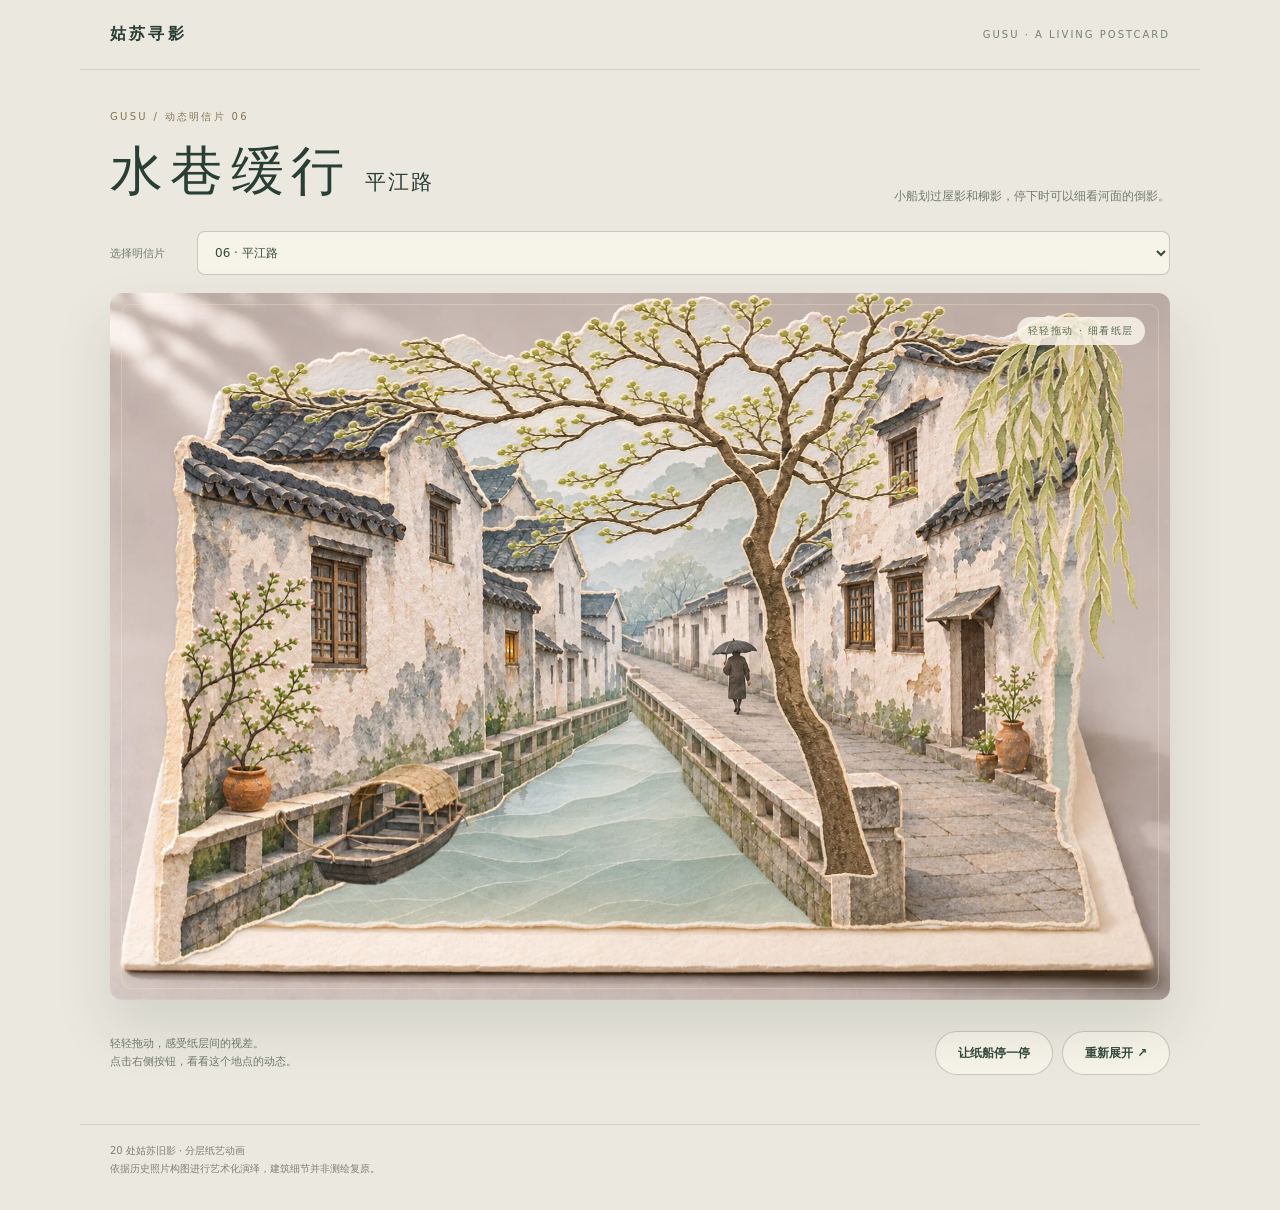
<file: pingjiang-preview.html>
<!doctype html>
<html lang="zh-CN">
<head>
  <meta charset="utf-8"><meta name="viewport" content="width=device-width, initial-scale=1">
  <meta name="theme-color" content="#eae6dc">
  <link rel="icon" href="data:,">
  <title>水巷缓行 · 平江路动态明信片</title>
  <style>
    *{box-sizing:border-box}body{margin:0;background:#ebe8df;color:#293e35;font-family:system-ui,-apple-system,"Microsoft Yahei",sans-serif}button,a{-webkit-tap-highlight-color:transparent}header{max-width:1120px;margin:auto;display:flex;align-items:center;justify-content:space-between;padding:24px 30px;border-bottom:1px solid #40504425}header a{color:inherit;text-decoration:none;font-family:serif;font-weight:700;letter-spacing:.2em}header span{font-size:10px;letter-spacing:.2em;color:#768074}main{max-width:1120px;margin:auto;padding:40px 30px 26px}.intro{display:flex;align-items:end;justify-content:space-between;gap:20px}.eyebrow{font-size:10px;letter-spacing:.23em;color:#887453;margin:0 0 12px}h1{font-family:"Songti SC","SimSun",serif;font-size:clamp(32px,5vw,53px);font-weight:500;letter-spacing:.14em;margin:0}h1 span{font-size:.4em;letter-spacing:.1em;margin-left:13px}.intro>p{font-size:12px;line-height:1.9;color:#727a6e;margin:0}.stage{position:relative;margin-top:27px;height:min(65vh,640px);min-height:360px;overflow:hidden;border-radius:18px;background:radial-gradient(ellipse at 50% 25%,#c5c8b3,#929f89 57%,#718470);box-shadow:0 28px 55px #263c2520}.stage:after{content:"";position:absolute;inset:11px;border:1px solid #f3e9cb55;border-radius:10px;pointer-events:none}.pingjiang-canvas{display:block;width:100%;height:100%;touch-action:none;cursor:grab}.pingjiang-canvas:active{cursor:grabbing}.caption{position:absolute;bottom:25px;left:27px;pointer-events:none;color:#edf0db}.caption b{font-family:serif;font-size:18px;letter-spacing:.18em;font-weight:500}.caption p{font-size:9px;letter-spacing:.15em;opacity:.8}.badge{position:absolute;right:25px;top:24px;font-size:10px;color:#eff0db;letter-spacing:.15em}.actions{display:flex;align-items:center;justify-content:space-between;gap:15px;margin-top:24px}.actions p{font-size:11px;color:#727a6e;line-height:1.7}button{border:1px solid #53664d4d;background:#f6f3e9;color:#344a3b;border-radius:30px;min-height:44px;padding:0 22px;font:inherit;font-size:12px;font-weight:600;cursor:pointer}button:hover{background:#dedfcf}button:focus-visible,a:focus-visible{outline:3px solid #a17e47;outline-offset:4px}footer{max-width:1120px;margin:15px auto;padding:17px 30px;border-top:1px solid #40504425;font-size:10px;color:#7e8274;line-height:1.8}#loading{position:absolute;inset:0;display:grid;place-items:center;font-size:13px;color:#f6f0d7;background:#66785ef0}#loading[hidden]{display:none}@media(max-width:600px){header{padding:20px}header span{font-size:8px;letter-spacing:.1em}main{padding:30px 15px 10px}.intro{display:block;padding:0 5px}.intro>p{margin-top:14px;font-size:11px}.stage{height:57vh;min-height:390px;margin-top:21px}.caption{left:20px;bottom:19px}.badge{right:19px;top:20px;font-size:9px}.actions{margin:16px 5px}.actions p{font-size:10px;max-width:190px}footer{margin:12px 20px;padding:15px 0;font-size:9px}}
  </style>
  <style>
    .scene-picker{display:flex;align-items:center;gap:13px;margin-top:23px;color:#727a6e;font-size:11px}
    .scene-picker select{min-height:44px;max-width:100%;flex:1;padding:0 13px;border:1px solid #53664d4d;border-radius:8px;background:#f6f3e9;color:#344a3b;font:inherit;font-size:12px}
    .scene-picker select:focus-visible{outline:3px solid #a17e47;outline-offset:3px}
    .scene-picker span{min-width:74px}
    .scene-picker+.stage{margin-top:18px}
    .actions{flex-wrap:wrap}.scene-controls{display:flex;gap:9px;flex-wrap:wrap}.scene-controls [aria-pressed="true"]{background:#344a3b;color:#faf5e7}
    @media(max-width:600px){.scene-picker{margin:20px 5px 0;gap:9px}}
  </style>
  <style>.stage{aspect-ratio:1.5;height:auto;min-height:0;background:#ece8df;border-radius:12px}.caption{display:none}.badge{z-index:2;color:#59684e;background:#f8f4e9d9;padding:7px 11px;border-radius:20px}.intro>p{max-width:350px}#stage>.pingjiang-canvas{position:absolute!important;inset:0}</style>
</head>
<body>
  <header><a href="./">姑苏寻影</a><span>GUSU · A LIVING POSTCARD</span></header>
  <main>
    <div class="intro"><div><p class="eyebrow" id="scene-number">GUSU / 动态明信片 01</p><h1><b id="scene-title" style="font-weight:inherit">水巷缓行</b><span id="scene-name">平江路</span></h1></div><p id="scene-description">白墙、灰瓦与一河慢时光。<br>一张可转动的姑苏微景。</p></div>
    <label class="scene-picker"><span>选择明信片</span><select id="scene-choice" aria-label="选择明信片"></select></label>
    <section class="stage" id="stage" aria-label="可拖动旋转的平江路立体场景">
      <div class="badge">轻轻拖动 · 细看纸层</div><div class="caption"><b>旧影成景。</b></div><div id="loading" role="status">正在展开纸上姑苏…</div>
    </section>
    <div class="actions"><p>轻轻拖动，感受纸层间的视差。<br>点击右侧按钮，看看这个地点的动态。</p><div class="scene-controls"><button id="detail" type="button" aria-pressed="false">特色互动</button><button id="replay" type="button">重新展开 ↗</button></div></div>
  </main>
  <footer>20 处姑苏旧影 · 分层纸艺动画<br>依据历史照片构图进行艺术化演绎，建筑细节并非测绘复原。</footer>
  <script type="module">
    import { createPaperPostcard } from './gusu-paper.js?v=2';
    import { paperScenes } from './gusu-paper-scenes.js?v=1';
    import { gusuDioramaScenes } from './gusu-diorama-scenes.js?v=2';
    const loading=document.getElementById('loading');
    const choice=document.getElementById('scene-choice');
    const entries=Object.entries(gusuDioramaScenes);
    for(const [index,[id,profile]] of entries.entries()) {
      const option=document.createElement('option');option.value=id;
      option.textContent=String(index+1).padStart(2,'0')+' · '+profile.name;
      choice.append(option);
    }
    let diorama;
    function selectScene(id) {
      const profile={...gusuDioramaScenes[id],...paperScenes[id]};
      if(!profile)return;
      diorama?.dispose();diorama=null;
      loading.textContent='正在展开纸景…';loading.hidden=false;
      document.getElementById('replay').disabled=true;
      choice.value=id;
      document.getElementById('scene-title').textContent=profile.title;
      document.getElementById('scene-name').textContent=profile.name;
      document.getElementById('scene-number').textContent='GUSU / 动态明信片 '+String(entries.findIndex(([key])=>key===id)+1).padStart(2,'0');
      document.getElementById('scene-description').textContent=profile.description;
      document.querySelector('.caption b').textContent=profile.chapter;
      document.getElementById('detail').textContent=profile.action;
      document.getElementById('detail').setAttribute('aria-pressed','false');
      document.title=profile.title+' · '+profile.name+'动态明信片';
      document.getElementById('stage').setAttribute('aria-label',profile.name+'可轻移视角的分层纸艺动画');
      try {
        diorama=createPaperPostcard(document.getElementById('stage'),{placeId:id});
        document.getElementById('detail').textContent=diorama.actionLabel;
        loading.hidden=true;document.getElementById('replay').disabled=false;
      } catch(error) {
        loading.textContent='此浏览器暂时无法显示立体场景，请用 Safari 或 Chrome 打开。';
        console.error(error);
      }
    }
    const requested=new URLSearchParams(location.search).get('place');
    selectScene(gusuDioramaScenes[requested]?requested:'pingjiang');
    choice.onchange=()=>{
      const url=new URL(location.href);url.searchParams.set('place',choice.value);history.replaceState(null,'',url);
      selectScene(choice.value);
    };
    document.getElementById('replay').onclick=()=>diorama?.replay();
    document.getElementById('detail').onclick=event=>event.currentTarget.setAttribute('aria-pressed',String(diorama.toggleDetail()));
    window.addEventListener('pagehide',event=>{
      if(event.persisted)diorama?.setVisible(false);
      else diorama?.dispose();
    });
    window.addEventListener('pageshow',event=>{if(event.persisted)diorama?.setVisible(true);});
  </script>
</body>
</html>
</file>
<file: vendor/maplibre-gl.css>
.maplibregl-map{font:12px/20px Helvetica Neue,Arial,Helvetica,sans-serif;overflow:hidden;position:relative;-webkit-tap-highlight-color:rgb(0,0,0,0)}.maplibregl-canvas{left:0;position:absolute;top:0}.maplibregl-map:fullscreen{height:100%;width:100%}.maplibregl-ctrl-group button.maplibregl-ctrl-compass{touch-action:none}.maplibregl-canvas-container.maplibregl-interactive,.maplibregl-ctrl-group button.maplibregl-ctrl-compass{cursor:grab;-webkit-user-select:none;-moz-user-select:none;user-select:none}.maplibregl-canvas-container.maplibregl-interactive.maplibregl-track-pointer{cursor:pointer}.maplibregl-canvas-container.maplibregl-interactive:active,.maplibregl-ctrl-group button.maplibregl-ctrl-compass:active{cursor:grabbing}.maplibregl-canvas-container.maplibregl-touch-zoom-rotate,.maplibregl-canvas-container.maplibregl-touch-zoom-rotate .maplibregl-canvas{touch-action:pan-x pan-y}.maplibregl-canvas-container.maplibregl-touch-drag-pan,.maplibregl-canvas-container.maplibregl-touch-drag-pan .maplibregl-canvas{touch-action:pinch-zoom}.maplibregl-canvas-container.maplibregl-touch-zoom-rotate.maplibregl-touch-drag-pan,.maplibregl-canvas-container.maplibregl-touch-zoom-rotate.maplibregl-touch-drag-pan .maplibregl-canvas{touch-action:none}.maplibregl-canvas-container.maplibregl-touch-drag-pan.maplibregl-cooperative-gestures,.maplibregl-canvas-container.maplibregl-touch-drag-pan.maplibregl-cooperative-gestures .maplibregl-canvas{touch-action:pan-x pan-y}.maplibregl-ctrl-bottom-left,.maplibregl-ctrl-bottom-right,.maplibregl-ctrl-top-left,.maplibregl-ctrl-top-right{pointer-events:none;position:absolute;z-index:2}.maplibregl-ctrl-top-left{left:0;top:0}.maplibregl-ctrl-top-right{right:0;top:0}.maplibregl-ctrl-bottom-left{bottom:0;left:0}.maplibregl-ctrl-bottom-right{bottom:0;right:0}.maplibregl-ctrl{clear:both;pointer-events:auto;transform:translate(0)}.maplibregl-ctrl-top-left .maplibregl-ctrl{float:left;margin:10px 0 0 10px}.maplibregl-ctrl-top-right .maplibregl-ctrl{float:right;margin:10px 10px 0 0}.maplibregl-ctrl-bottom-left .maplibregl-ctrl{float:left;margin:0 0 10px 10px}.maplibregl-ctrl-bottom-right .maplibregl-ctrl{float:right;margin:0 10px 10px 0}.maplibregl-ctrl-group{background:#fff;border-radius:4px}.maplibregl-ctrl-group:not(:empty){box-shadow:0 0 0 2px rgba(0,0,0,.1)}@media (forced-colors:active){.maplibregl-ctrl-group:not(:empty){box-shadow:0 0 0 2px ButtonText}}.maplibregl-ctrl-group button{background-color:transparent;border:0;box-sizing:border-box;cursor:pointer;display:block;height:29px;outline:none;padding:0;width:29px}.maplibregl-ctrl-group button+button{border-top:1px solid #ddd}.maplibregl-ctrl button .maplibregl-ctrl-icon{background-position:50%;background-repeat:no-repeat;display:block;height:100%;width:100%}@media (forced-colors:active){.maplibregl-ctrl-icon{background-color:transparent}.maplibregl-ctrl-group button+button{border-top:1px solid ButtonText}}.maplibregl-ctrl button::-moz-focus-inner{border:0;padding:0}.maplibregl-ctrl-attrib-button:focus,.maplibregl-ctrl-group button:focus{box-shadow:0 0 2px 2px #0096ff}.maplibregl-ctrl button:disabled{cursor:not-allowed}.maplibregl-ctrl button:disabled .maplibregl-ctrl-icon{opacity:.25}@media (hover:hover){.maplibregl-ctrl button:not(:disabled):hover{background-color:rgba(0,0,0,.05)}}.maplibregl-ctrl button:not(:disabled):active{background-color:rgba(0,0,0,.05)}.maplibregl-ctrl-group button:focus:focus-visible{box-shadow:0 0 2px 2px #0096ff}.maplibregl-ctrl-group button:focus:not(:focus-visible){box-shadow:none}.maplibregl-ctrl-group button:focus:first-child{border-radius:4px 4px 0 0}.maplibregl-ctrl-group button:focus:last-child{border-radius:0 0 4px 4px}.maplibregl-ctrl-group button:focus:only-child{border-radius:inherit}.maplibregl-ctrl button.maplibregl-ctrl-zoom-out .maplibregl-ctrl-icon{background-image:url("data:image/svg+xml;charset=utf-8,%3Csvg xmlns='http://www.w3.org/2000/svg' width='29' height='29' fill='%23333' viewBox='0 0 29 29'%3E%3Cpath d='M10 13c-.75 0-1.5.75-1.5 1.5S9.25 16 10 16h9c.75 0 1.5-.75 1.5-1.5S19.75 13 19 13z'/%3E%3C/svg%3E")}.maplibregl-ctrl button.maplibregl-ctrl-zoom-in .maplibregl-ctrl-icon{background-image:url("data:image/svg+xml;charset=utf-8,%3Csvg xmlns='http://www.w3.org/2000/svg' width='29' height='29' fill='%23333' viewBox='0 0 29 29'%3E%3Cpath d='M14.5 8.5c-.75 0-1.5.75-1.5 1.5v3h-3c-.75 0-1.5.75-1.5 1.5S9.25 16 10 16h3v3c0 .75.75 1.5 1.5 1.5S16 19.75 16 19v-3h3c.75 0 1.5-.75 1.5-1.5S19.75 13 19 13h-3v-3c0-.75-.75-1.5-1.5-1.5'/%3E%3C/svg%3E")}@media (forced-colors:active){.maplibregl-ctrl button.maplibregl-ctrl-zoom-out .maplibregl-ctrl-icon{background-image:url("data:image/svg+xml;charset=utf-8,%3Csvg xmlns='http://www.w3.org/2000/svg' width='29' height='29' fill='%23fff' viewBox='0 0 29 29'%3E%3Cpath d='M10 13c-.75 0-1.5.75-1.5 1.5S9.25 16 10 16h9c.75 0 1.5-.75 1.5-1.5S19.75 13 19 13z'/%3E%3C/svg%3E")}.maplibregl-ctrl button.maplibregl-ctrl-zoom-in .maplibregl-ctrl-icon{background-image:url("data:image/svg+xml;charset=utf-8,%3Csvg xmlns='http://www.w3.org/2000/svg' width='29' height='29' fill='%23fff' viewBox='0 0 29 29'%3E%3Cpath d='M14.5 8.5c-.75 0-1.5.75-1.5 1.5v3h-3c-.75 0-1.5.75-1.5 1.5S9.25 16 10 16h3v3c0 .75.75 1.5 1.5 1.5S16 19.75 16 19v-3h3c.75 0 1.5-.75 1.5-1.5S19.75 13 19 13h-3v-3c0-.75-.75-1.5-1.5-1.5'/%3E%3C/svg%3E")}}@media (forced-colors:active) and (prefers-color-scheme:light){.maplibregl-ctrl button.maplibregl-ctrl-zoom-out .maplibregl-ctrl-icon{background-image:url("data:image/svg+xml;charset=utf-8,%3Csvg xmlns='http://www.w3.org/2000/svg' width='29' height='29' viewBox='0 0 29 29'%3E%3Cpath d='M10 13c-.75 0-1.5.75-1.5 1.5S9.25 16 10 16h9c.75 0 1.5-.75 1.5-1.5S19.75 13 19 13z'/%3E%3C/svg%3E")}.maplibregl-ctrl button.maplibregl-ctrl-zoom-in .maplibregl-ctrl-icon{background-image:url("data:image/svg+xml;charset=utf-8,%3Csvg xmlns='http://www.w3.org/2000/svg' width='29' height='29' viewBox='0 0 29 29'%3E%3Cpath d='M14.5 8.5c-.75 0-1.5.75-1.5 1.5v3h-3c-.75 0-1.5.75-1.5 1.5S9.25 16 10 16h3v3c0 .75.75 1.5 1.5 1.5S16 19.75 16 19v-3h3c.75 0 1.5-.75 1.5-1.5S19.75 13 19 13h-3v-3c0-.75-.75-1.5-1.5-1.5'/%3E%3C/svg%3E")}}.maplibregl-ctrl button.maplibregl-ctrl-fullscreen .maplibregl-ctrl-icon{background-image:url("data:image/svg+xml;charset=utf-8,%3Csvg xmlns='http://www.w3.org/2000/svg' width='29' height='29' fill='%23333' viewBox='0 0 29 29'%3E%3Cpath d='M24 16v5.5c0 1.75-.75 2.5-2.5 2.5H16v-1l3-1.5-4-5.5 1-1 5.5 4 1.5-3zM6 16l1.5 3 5.5-4 1 1-4 5.5 3 1.5v1H7.5C5.75 24 5 23.25 5 21.5V16zm7-11v1l-3 1.5 4 5.5-1 1-5.5-4L6 13H5V7.5C5 5.75 5.75 5 7.5 5zm11 2.5c0-1.75-.75-2.5-2.5-2.5H16v1l3 1.5-4 5.5 1 1 5.5-4 1.5 3h1z'/%3E%3C/svg%3E")}.maplibregl-ctrl button.maplibregl-ctrl-shrink .maplibregl-ctrl-icon{background-image:url("data:image/svg+xml;charset=utf-8,%3Csvg xmlns='http://www.w3.org/2000/svg' width='29' height='29' viewBox='0 0 29 29'%3E%3Cpath d='M18.5 16c-1.75 0-2.5.75-2.5 2.5V24h1l1.5-3 5.5 4 1-1-4-5.5 3-1.5v-1zM13 18.5c0-1.75-.75-2.5-2.5-2.5H5v1l3 1.5L4 24l1 1 5.5-4 1.5 3h1zm3-8c0 1.75.75 2.5 2.5 2.5H24v-1l-3-1.5L25 5l-1-1-5.5 4L17 5h-1zM10.5 13c1.75 0 2.5-.75 2.5-2.5V5h-1l-1.5 3L5 4 4 5l4 5.5L5 12v1z'/%3E%3C/svg%3E")}@media (forced-colors:active){.maplibregl-ctrl button.maplibregl-ctrl-fullscreen .maplibregl-ctrl-icon{background-image:url("data:image/svg+xml;charset=utf-8,%3Csvg xmlns='http://www.w3.org/2000/svg' width='29' height='29' fill='%23fff' viewBox='0 0 29 29'%3E%3Cpath d='M24 16v5.5c0 1.75-.75 2.5-2.5 2.5H16v-1l3-1.5-4-5.5 1-1 5.5 4 1.5-3zM6 16l1.5 3 5.5-4 1 1-4 5.5 3 1.5v1H7.5C5.75 24 5 23.25 5 21.5V16zm7-11v1l-3 1.5 4 5.5-1 1-5.5-4L6 13H5V7.5C5 5.75 5.75 5 7.5 5zm11 2.5c0-1.75-.75-2.5-2.5-2.5H16v1l3 1.5-4 5.5 1 1 5.5-4 1.5 3h1z'/%3E%3C/svg%3E")}.maplibregl-ctrl button.maplibregl-ctrl-shrink .maplibregl-ctrl-icon{background-image:url("data:image/svg+xml;charset=utf-8,%3Csvg xmlns='http://www.w3.org/2000/svg' width='29' height='29' fill='%23fff' viewBox='0 0 29 29'%3E%3Cpath d='M18.5 16c-1.75 0-2.5.75-2.5 2.5V24h1l1.5-3 5.5 4 1-1-4-5.5 3-1.5v-1zM13 18.5c0-1.75-.75-2.5-2.5-2.5H5v1l3 1.5L4 24l1 1 5.5-4 1.5 3h1zm3-8c0 1.75.75 2.5 2.5 2.5H24v-1l-3-1.5L25 5l-1-1-5.5 4L17 5h-1zM10.5 13c1.75 0 2.5-.75 2.5-2.5V5h-1l-1.5 3L5 4 4 5l4 5.5L5 12v1z'/%3E%3C/svg%3E")}}@media (forced-colors:active) and (prefers-color-scheme:light){.maplibregl-ctrl button.maplibregl-ctrl-fullscreen .maplibregl-ctrl-icon{background-image:url("data:image/svg+xml;charset=utf-8,%3Csvg xmlns='http://www.w3.org/2000/svg' width='29' height='29' viewBox='0 0 29 29'%3E%3Cpath d='M24 16v5.5c0 1.75-.75 2.5-2.5 2.5H16v-1l3-1.5-4-5.5 1-1 5.5 4 1.5-3zM6 16l1.5 3 5.5-4 1 1-4 5.5 3 1.5v1H7.5C5.75 24 5 23.25 5 21.5V16zm7-11v1l-3 1.5 4 5.5-1 1-5.5-4L6 13H5V7.5C5 5.75 5.75 5 7.5 5zm11 2.5c0-1.75-.75-2.5-2.5-2.5H16v1l3 1.5-4 5.5 1 1 5.5-4 1.5 3h1z'/%3E%3C/svg%3E")}.maplibregl-ctrl button.maplibregl-ctrl-shrink .maplibregl-ctrl-icon{background-image:url("data:image/svg+xml;charset=utf-8,%3Csvg xmlns='http://www.w3.org/2000/svg' width='29' height='29' viewBox='0 0 29 29'%3E%3Cpath d='M18.5 16c-1.75 0-2.5.75-2.5 2.5V24h1l1.5-3 5.5 4 1-1-4-5.5 3-1.5v-1zM13 18.5c0-1.75-.75-2.5-2.5-2.5H5v1l3 1.5L4 24l1 1 5.5-4 1.5 3h1zm3-8c0 1.75.75 2.5 2.5 2.5H24v-1l-3-1.5L25 5l-1-1-5.5 4L17 5h-1zM10.5 13c1.75 0 2.5-.75 2.5-2.5V5h-1l-1.5 3L5 4 4 5l4 5.5L5 12v1z'/%3E%3C/svg%3E")}}.maplibregl-ctrl button.maplibregl-ctrl-compass .maplibregl-ctrl-icon{background-image:url("data:image/svg+xml;charset=utf-8,%3Csvg xmlns='http://www.w3.org/2000/svg' width='29' height='29' fill='%23333' viewBox='0 0 29 29'%3E%3Cpath d='m10.5 14 4-8 4 8z'/%3E%3Cpath fill='%23ccc' d='m10.5 16 4 8 4-8z'/%3E%3C/svg%3E")}@media (forced-colors:active){.maplibregl-ctrl button.maplibregl-ctrl-compass .maplibregl-ctrl-icon{background-image:url("data:image/svg+xml;charset=utf-8,%3Csvg xmlns='http://www.w3.org/2000/svg' width='29' height='29' fill='%23fff' viewBox='0 0 29 29'%3E%3Cpath d='m10.5 14 4-8 4 8z'/%3E%3Cpath fill='%23ccc' d='m10.5 16 4 8 4-8z'/%3E%3C/svg%3E")}}@media (forced-colors:active) and (prefers-color-scheme:light){.maplibregl-ctrl button.maplibregl-ctrl-compass .maplibregl-ctrl-icon{background-image:url("data:image/svg+xml;charset=utf-8,%3Csvg xmlns='http://www.w3.org/2000/svg' width='29' height='29' viewBox='0 0 29 29'%3E%3Cpath d='m10.5 14 4-8 4 8z'/%3E%3Cpath fill='%23ccc' d='m10.5 16 4 8 4-8z'/%3E%3C/svg%3E")}}.maplibregl-ctrl button.maplibregl-ctrl-globe .maplibregl-ctrl-icon{background-image:url("data:image/svg+xml;charset=utf-8,%3Csvg xmlns='http://www.w3.org/2000/svg' width='22' height='22' fill='none' stroke='%23333' viewBox='0 0 22 22'%3E%3Ccircle cx='11' cy='11' r='8.5'/%3E%3Cpath d='M17.5 11c0 4.819-3.02 8.5-6.5 8.5S4.5 15.819 4.5 11 7.52 2.5 11 2.5s6.5 3.681 6.5 8.5Z'/%3E%3Cpath d='M13.5 11c0 2.447-.331 4.64-.853 6.206-.262.785-.562 1.384-.872 1.777-.314.399-.58.517-.775.517s-.461-.118-.775-.517c-.31-.393-.61-.992-.872-1.777C8.831 15.64 8.5 13.446 8.5 11s.331-4.64.853-6.206c.262-.785.562-1.384.872-1.777.314-.399.58-.517.775-.517s.461.118.775.517c.31.393.61.992.872 1.777.522 1.565.853 3.76.853 6.206Z'/%3E%3Cpath d='M11 7.5c-1.909 0-3.622-.166-4.845-.428-.616-.132-1.08-.283-1.379-.434a1.3 1.3 0 0 1-.224-.138q.07-.058.224-.138c.299-.151.763-.302 1.379-.434C7.378 5.666 9.091 5.5 11 5.5s3.622.166 4.845.428c.616.132 1.08.283 1.379.434.105.053.177.1.224.138q-.07.058-.224.138c-.299.151-.763.302-1.379.434-1.223.262-2.936.428-4.845.428ZM4.486 6.436ZM11 16.5c-1.909 0-3.622-.166-4.845-.428-.616-.132-1.08-.283-1.379-.434a1.3 1.3 0 0 1-.224-.138 1.3 1.3 0 0 1 .224-.138c.299-.151.763-.302 1.379-.434C7.378 14.666 9.091 14.5 11 14.5s3.622.166 4.845.428c.616.132 1.08.283 1.379.434.105.053.177.1.224.138a1.3 1.3 0 0 1-.224.138c-.299.151-.763.302-1.379.434-1.223.262-2.936.428-4.845.428Zm-6.514-1.064ZM11 12.5c-2.46 0-4.672-.222-6.255-.574-.796-.177-1.406-.38-1.805-.59a1.5 1.5 0 0 1-.39-.272.3.3 0 0 1-.047-.064.3.3 0 0 1 .048-.064c.066-.073.189-.167.389-.272.399-.21 1.009-.413 1.805-.59C6.328 9.722 8.54 9.5 11 9.5s4.672.222 6.256.574c.795.177 1.405.38 1.804.59.2.105.323.2.39.272a.3.3 0 0 1 .047.064.3.3 0 0 1-.048.064 1.4 1.4 0 0 1-.389.272c-.399.21-1.009.413-1.804.59-1.584.352-3.796.574-6.256.574Zm-8.501-1.51v.002zm0 .018v.002zm17.002.002v-.002zm0-.018v-.002z'/%3E%3C/svg%3E")}.maplibregl-ctrl button.maplibregl-ctrl-globe-enabled .maplibregl-ctrl-icon{background-image:url("data:image/svg+xml;charset=utf-8,%3Csvg xmlns='http://www.w3.org/2000/svg' width='22' height='22' fill='none' stroke='%2333b5e5' viewBox='0 0 22 22'%3E%3Ccircle cx='11' cy='11' r='8.5'/%3E%3Cpath d='M17.5 11c0 4.819-3.02 8.5-6.5 8.5S4.5 15.819 4.5 11 7.52 2.5 11 2.5s6.5 3.681 6.5 8.5Z'/%3E%3Cpath d='M13.5 11c0 2.447-.331 4.64-.853 6.206-.262.785-.562 1.384-.872 1.777-.314.399-.58.517-.775.517s-.461-.118-.775-.517c-.31-.393-.61-.992-.872-1.777C8.831 15.64 8.5 13.446 8.5 11s.331-4.64.853-6.206c.262-.785.562-1.384.872-1.777.314-.399.58-.517.775-.517s.461.118.775.517c.31.393.61.992.872 1.777.522 1.565.853 3.76.853 6.206Z'/%3E%3Cpath d='M11 7.5c-1.909 0-3.622-.166-4.845-.428-.616-.132-1.08-.283-1.379-.434a1.3 1.3 0 0 1-.224-.138q.07-.058.224-.138c.299-.151.763-.302 1.379-.434C7.378 5.666 9.091 5.5 11 5.5s3.622.166 4.845.428c.616.132 1.08.283 1.379.434.105.053.177.1.224.138q-.07.058-.224.138c-.299.151-.763.302-1.379.434-1.223.262-2.936.428-4.845.428ZM4.486 6.436ZM11 16.5c-1.909 0-3.622-.166-4.845-.428-.616-.132-1.08-.283-1.379-.434a1.3 1.3 0 0 1-.224-.138 1.3 1.3 0 0 1 .224-.138c.299-.151.763-.302 1.379-.434C7.378 14.666 9.091 14.5 11 14.5s3.622.166 4.845.428c.616.132 1.08.283 1.379.434.105.053.177.1.224.138a1.3 1.3 0 0 1-.224.138c-.299.151-.763.302-1.379.434-1.223.262-2.936.428-4.845.428Zm-6.514-1.064ZM11 12.5c-2.46 0-4.672-.222-6.255-.574-.796-.177-1.406-.38-1.805-.59a1.5 1.5 0 0 1-.39-.272.3.3 0 0 1-.047-.064.3.3 0 0 1 .048-.064c.066-.073.189-.167.389-.272.399-.21 1.009-.413 1.805-.59C6.328 9.722 8.54 9.5 11 9.5s4.672.222 6.256.574c.795.177 1.405.38 1.804.59.2.105.323.2.39.272a.3.3 0 0 1 .047.064.3.3 0 0 1-.048.064 1.4 1.4 0 0 1-.389.272c-.399.21-1.009.413-1.804.59-1.584.352-3.796.574-6.256.574Zm-8.501-1.51v.002zm0 .018v.002zm17.002.002v-.002zm0-.018v-.002z'/%3E%3C/svg%3E")}.maplibregl-ctrl button.maplibregl-ctrl-terrain .maplibregl-ctrl-icon{background-image:url("data:image/svg+xml;charset=utf-8,%3Csvg xmlns='http://www.w3.org/2000/svg' width='22' height='22' fill='%23333' viewBox='0 0 22 22'%3E%3Cpath d='m1.754 13.406 4.453-4.851 3.09 3.09 3.281 3.277.969-.969-3.309-3.312 3.844-4.121 6.148 6.886h1.082v-.855l-7.207-8.07-4.84 5.187L6.169 6.57l-5.48 5.965v.871ZM.688 16.844h20.625v1.375H.688Zm0 0'/%3E%3C/svg%3E")}.maplibregl-ctrl button.maplibregl-ctrl-terrain-enabled .maplibregl-ctrl-icon{background-image:url("data:image/svg+xml;charset=utf-8,%3Csvg xmlns='http://www.w3.org/2000/svg' width='22' height='22' fill='%2333b5e5' viewBox='0 0 22 22'%3E%3Cpath d='m1.754 13.406 4.453-4.851 3.09 3.09 3.281 3.277.969-.969-3.309-3.312 3.844-4.121 6.148 6.886h1.082v-.855l-7.207-8.07-4.84 5.187L6.169 6.57l-5.48 5.965v.871ZM.688 16.844h20.625v1.375H.688Zm0 0'/%3E%3C/svg%3E")}.maplibregl-ctrl button.maplibregl-ctrl-geolocate .maplibregl-ctrl-icon{background-image:url("data:image/svg+xml;charset=utf-8,%3Csvg xmlns='http://www.w3.org/2000/svg' width='29' height='29' fill='%23333' viewBox='0 0 20 20'%3E%3Cpath d='M10 4C9 4 9 5 9 5v.1A5 5 0 0 0 5.1 9H5s-1 0-1 1 1 1 1 1h.1A5 5 0 0 0 9 14.9v.1s0 1 1 1 1-1 1-1v-.1a5 5 0 0 0 3.9-3.9h.1s1 0 1-1-1-1-1-1h-.1A5 5 0 0 0 11 5.1V5s0-1-1-1m0 2.5a3.5 3.5 0 1 1 0 7 3.5 3.5 0 1 1 0-7'/%3E%3Ccircle cx='10' cy='10' r='2'/%3E%3C/svg%3E")}.maplibregl-ctrl button.maplibregl-ctrl-geolocate:disabled .maplibregl-ctrl-icon{background-image:url("data:image/svg+xml;charset=utf-8,%3Csvg xmlns='http://www.w3.org/2000/svg' width='29' height='29' fill='%23aaa' viewBox='0 0 20 20'%3E%3Cpath d='M10 4C9 4 9 5 9 5v.1A5 5 0 0 0 5.1 9H5s-1 0-1 1 1 1 1 1h.1A5 5 0 0 0 9 14.9v.1s0 1 1 1 1-1 1-1v-.1a5 5 0 0 0 3.9-3.9h.1s1 0 1-1-1-1-1-1h-.1A5 5 0 0 0 11 5.1V5s0-1-1-1m0 2.5a3.5 3.5 0 1 1 0 7 3.5 3.5 0 1 1 0-7'/%3E%3Ccircle cx='10' cy='10' r='2'/%3E%3Cpath fill='red' d='m14 5 1 1-9 9-1-1z'/%3E%3C/svg%3E")}.maplibregl-ctrl button.maplibregl-ctrl-geolocate.maplibregl-ctrl-geolocate-active .maplibregl-ctrl-icon{background-image:url("data:image/svg+xml;charset=utf-8,%3Csvg xmlns='http://www.w3.org/2000/svg' width='29' height='29' fill='%2333b5e5' viewBox='0 0 20 20'%3E%3Cpath d='M10 4C9 4 9 5 9 5v.1A5 5 0 0 0 5.1 9H5s-1 0-1 1 1 1 1 1h.1A5 5 0 0 0 9 14.9v.1s0 1 1 1 1-1 1-1v-.1a5 5 0 0 0 3.9-3.9h.1s1 0 1-1-1-1-1-1h-.1A5 5 0 0 0 11 5.1V5s0-1-1-1m0 2.5a3.5 3.5 0 1 1 0 7 3.5 3.5 0 1 1 0-7'/%3E%3Ccircle cx='10' cy='10' r='2'/%3E%3C/svg%3E")}.maplibregl-ctrl button.maplibregl-ctrl-geolocate.maplibregl-ctrl-geolocate-active-error .maplibregl-ctrl-icon{background-image:url("data:image/svg+xml;charset=utf-8,%3Csvg xmlns='http://www.w3.org/2000/svg' width='29' height='29' fill='%23e58978' viewBox='0 0 20 20'%3E%3Cpath d='M10 4C9 4 9 5 9 5v.1A5 5 0 0 0 5.1 9H5s-1 0-1 1 1 1 1 1h.1A5 5 0 0 0 9 14.9v.1s0 1 1 1 1-1 1-1v-.1a5 5 0 0 0 3.9-3.9h.1s1 0 1-1-1-1-1-1h-.1A5 5 0 0 0 11 5.1V5s0-1-1-1m0 2.5a3.5 3.5 0 1 1 0 7 3.5 3.5 0 1 1 0-7'/%3E%3Ccircle cx='10' cy='10' r='2'/%3E%3C/svg%3E")}.maplibregl-ctrl button.maplibregl-ctrl-geolocate.maplibregl-ctrl-geolocate-background .maplibregl-ctrl-icon{background-image:url("data:image/svg+xml;charset=utf-8,%3Csvg xmlns='http://www.w3.org/2000/svg' width='29' height='29' fill='%2333b5e5' viewBox='0 0 20 20'%3E%3Cpath d='M10 4C9 4 9 5 9 5v.1A5 5 0 0 0 5.1 9H5s-1 0-1 1 1 1 1 1h.1A5 5 0 0 0 9 14.9v.1s0 1 1 1 1-1 1-1v-.1a5 5 0 0 0 3.9-3.9h.1s1 0 1-1-1-1-1-1h-.1A5 5 0 0 0 11 5.1V5s0-1-1-1m0 2.5a3.5 3.5 0 1 1 0 7 3.5 3.5 0 1 1 0-7'/%3E%3C/svg%3E")}.maplibregl-ctrl button.maplibregl-ctrl-geolocate.maplibregl-ctrl-geolocate-background-error .maplibregl-ctrl-icon{background-image:url("data:image/svg+xml;charset=utf-8,%3Csvg xmlns='http://www.w3.org/2000/svg' width='29' height='29' fill='%23e54e33' viewBox='0 0 20 20'%3E%3Cpath d='M10 4C9 4 9 5 9 5v.1A5 5 0 0 0 5.1 9H5s-1 0-1 1 1 1 1 1h.1A5 5 0 0 0 9 14.9v.1s0 1 1 1 1-1 1-1v-.1a5 5 0 0 0 3.9-3.9h.1s1 0 1-1-1-1-1-1h-.1A5 5 0 0 0 11 5.1V5s0-1-1-1m0 2.5a3.5 3.5 0 1 1 0 7 3.5 3.5 0 1 1 0-7'/%3E%3C/svg%3E")}.maplibregl-ctrl button.maplibregl-ctrl-geolocate.maplibregl-ctrl-geolocate-waiting .maplibregl-ctrl-icon{animation:maplibregl-spin 2s linear infinite}@media (forced-colors:active){.maplibregl-ctrl button.maplibregl-ctrl-geolocate .maplibregl-ctrl-icon{background-image:url("data:image/svg+xml;charset=utf-8,%3Csvg xmlns='http://www.w3.org/2000/svg' width='29' height='29' fill='%23fff' viewBox='0 0 20 20'%3E%3Cpath d='M10 4C9 4 9 5 9 5v.1A5 5 0 0 0 5.1 9H5s-1 0-1 1 1 1 1 1h.1A5 5 0 0 0 9 14.9v.1s0 1 1 1 1-1 1-1v-.1a5 5 0 0 0 3.9-3.9h.1s1 0 1-1-1-1-1-1h-.1A5 5 0 0 0 11 5.1V5s0-1-1-1m0 2.5a3.5 3.5 0 1 1 0 7 3.5 3.5 0 1 1 0-7'/%3E%3Ccircle cx='10' cy='10' r='2'/%3E%3C/svg%3E")}.maplibregl-ctrl button.maplibregl-ctrl-geolocate:disabled .maplibregl-ctrl-icon{background-image:url("data:image/svg+xml;charset=utf-8,%3Csvg xmlns='http://www.w3.org/2000/svg' width='29' height='29' fill='%23999' viewBox='0 0 20 20'%3E%3Cpath d='M10 4C9 4 9 5 9 5v.1A5 5 0 0 0 5.1 9H5s-1 0-1 1 1 1 1 1h.1A5 5 0 0 0 9 14.9v.1s0 1 1 1 1-1 1-1v-.1a5 5 0 0 0 3.9-3.9h.1s1 0 1-1-1-1-1-1h-.1A5 5 0 0 0 11 5.1V5s0-1-1-1m0 2.5a3.5 3.5 0 1 1 0 7 3.5 3.5 0 1 1 0-7'/%3E%3Ccircle cx='10' cy='10' r='2'/%3E%3Cpath fill='red' d='m14 5 1 1-9 9-1-1z'/%3E%3C/svg%3E")}.maplibregl-ctrl button.maplibregl-ctrl-geolocate.maplibregl-ctrl-geolocate-active .maplibregl-ctrl-icon{background-image:url("data:image/svg+xml;charset=utf-8,%3Csvg xmlns='http://www.w3.org/2000/svg' width='29' height='29' fill='%2333b5e5' viewBox='0 0 20 20'%3E%3Cpath d='M10 4C9 4 9 5 9 5v.1A5 5 0 0 0 5.1 9H5s-1 0-1 1 1 1 1 1h.1A5 5 0 0 0 9 14.9v.1s0 1 1 1 1-1 1-1v-.1a5 5 0 0 0 3.9-3.9h.1s1 0 1-1-1-1-1-1h-.1A5 5 0 0 0 11 5.1V5s0-1-1-1m0 2.5a3.5 3.5 0 1 1 0 7 3.5 3.5 0 1 1 0-7'/%3E%3Ccircle cx='10' cy='10' r='2'/%3E%3C/svg%3E")}.maplibregl-ctrl button.maplibregl-ctrl-geolocate.maplibregl-ctrl-geolocate-active-error .maplibregl-ctrl-icon{background-image:url("data:image/svg+xml;charset=utf-8,%3Csvg xmlns='http://www.w3.org/2000/svg' width='29' height='29' fill='%23e58978' viewBox='0 0 20 20'%3E%3Cpath d='M10 4C9 4 9 5 9 5v.1A5 5 0 0 0 5.1 9H5s-1 0-1 1 1 1 1 1h.1A5 5 0 0 0 9 14.9v.1s0 1 1 1 1-1 1-1v-.1a5 5 0 0 0 3.9-3.9h.1s1 0 1-1-1-1-1-1h-.1A5 5 0 0 0 11 5.1V5s0-1-1-1m0 2.5a3.5 3.5 0 1 1 0 7 3.5 3.5 0 1 1 0-7'/%3E%3Ccircle cx='10' cy='10' r='2'/%3E%3C/svg%3E")}.maplibregl-ctrl button.maplibregl-ctrl-geolocate.maplibregl-ctrl-geolocate-background .maplibregl-ctrl-icon{background-image:url("data:image/svg+xml;charset=utf-8,%3Csvg xmlns='http://www.w3.org/2000/svg' width='29' height='29' fill='%2333b5e5' viewBox='0 0 20 20'%3E%3Cpath d='M10 4C9 4 9 5 9 5v.1A5 5 0 0 0 5.1 9H5s-1 0-1 1 1 1 1 1h.1A5 5 0 0 0 9 14.9v.1s0 1 1 1 1-1 1-1v-.1a5 5 0 0 0 3.9-3.9h.1s1 0 1-1-1-1-1-1h-.1A5 5 0 0 0 11 5.1V5s0-1-1-1m0 2.5a3.5 3.5 0 1 1 0 7 3.5 3.5 0 1 1 0-7'/%3E%3C/svg%3E")}.maplibregl-ctrl button.maplibregl-ctrl-geolocate.maplibregl-ctrl-geolocate-background-error .maplibregl-ctrl-icon{background-image:url("data:image/svg+xml;charset=utf-8,%3Csvg xmlns='http://www.w3.org/2000/svg' width='29' height='29' fill='%23e54e33' viewBox='0 0 20 20'%3E%3Cpath d='M10 4C9 4 9 5 9 5v.1A5 5 0 0 0 5.1 9H5s-1 0-1 1 1 1 1 1h.1A5 5 0 0 0 9 14.9v.1s0 1 1 1 1-1 1-1v-.1a5 5 0 0 0 3.9-3.9h.1s1 0 1-1-1-1-1-1h-.1A5 5 0 0 0 11 5.1V5s0-1-1-1m0 2.5a3.5 3.5 0 1 1 0 7 3.5 3.5 0 1 1 0-7'/%3E%3C/svg%3E")}}@media (forced-colors:active) and (prefers-color-scheme:light){.maplibregl-ctrl button.maplibregl-ctrl-geolocate .maplibregl-ctrl-icon{background-image:url("data:image/svg+xml;charset=utf-8,%3Csvg xmlns='http://www.w3.org/2000/svg' width='29' height='29' viewBox='0 0 20 20'%3E%3Cpath d='M10 4C9 4 9 5 9 5v.1A5 5 0 0 0 5.1 9H5s-1 0-1 1 1 1 1 1h.1A5 5 0 0 0 9 14.9v.1s0 1 1 1 1-1 1-1v-.1a5 5 0 0 0 3.9-3.9h.1s1 0 1-1-1-1-1-1h-.1A5 5 0 0 0 11 5.1V5s0-1-1-1m0 2.5a3.5 3.5 0 1 1 0 7 3.5 3.5 0 1 1 0-7'/%3E%3Ccircle cx='10' cy='10' r='2'/%3E%3C/svg%3E")}.maplibregl-ctrl button.maplibregl-ctrl-geolocate:disabled .maplibregl-ctrl-icon{background-image:url("data:image/svg+xml;charset=utf-8,%3Csvg xmlns='http://www.w3.org/2000/svg' width='29' height='29' fill='%23666' viewBox='0 0 20 20'%3E%3Cpath d='M10 4C9 4 9 5 9 5v.1A5 5 0 0 0 5.1 9H5s-1 0-1 1 1 1 1 1h.1A5 5 0 0 0 9 14.9v.1s0 1 1 1 1-1 1-1v-.1a5 5 0 0 0 3.9-3.9h.1s1 0 1-1-1-1-1-1h-.1A5 5 0 0 0 11 5.1V5s0-1-1-1m0 2.5a3.5 3.5 0 1 1 0 7 3.5 3.5 0 1 1 0-7'/%3E%3Ccircle cx='10' cy='10' r='2'/%3E%3Cpath fill='red' d='m14 5 1 1-9 9-1-1z'/%3E%3C/svg%3E")}}@keyframes maplibregl-spin{0%{transform:rotate(0deg)}to{transform:rotate(1turn)}}a.maplibregl-ctrl-logo{background-image:url("data:image/svg+xml;charset=utf-8,%3Csvg xmlns='http://www.w3.org/2000/svg' width='88' height='23' fill='none'%3E%3Cpath fill='%23000' fill-opacity='.4' fill-rule='evenodd' d='M17.408 16.796h-1.827l2.501-12.095h.198l3.324 6.533.988 2.19.988-2.19 3.258-6.533h.181l2.6 12.095h-1.81l-1.218-5.644-.362-1.71-.658 1.71-2.929 5.644h-.098l-2.914-5.644-.757-1.71-.345 1.71zm1.958-3.42-.726 3.663a1.255 1.255 0 0 1-1.232 1.011h-1.827a1.255 1.255 0 0 1-1.229-1.509l2.501-12.095a1.255 1.255 0 0 1 1.23-1.001h.197a1.25 1.25 0 0 1 1.12.685l3.19 6.273 3.125-6.263a1.25 1.25 0 0 1 1.123-.695h.181a1.255 1.255 0 0 1 1.227.991l1.443 6.71a5 5 0 0 1 .314-.787l.009-.016a4.6 4.6 0 0 1 1.777-1.887c.782-.46 1.668-.667 2.611-.667a4.6 4.6 0 0 1 1.7.32l.306.134c.21-.16.474-.256.759-.256h1.694a1.255 1.255 0 0 1 1.212.925 1.255 1.255 0 0 1 1.212-.925h1.711c.284 0 .545.094.755.252.613-.3 1.312-.45 2.075-.45 1.356 0 2.557.445 3.482 1.4q.47.48.763 1.064V4.701a1.255 1.255 0 0 1 1.255-1.255h1.86A1.255 1.255 0 0 1 54.44 4.7v9.194h2.217c.19 0 .37.043.532.118v-4.77c0-.356.147-.678.385-.906a2.42 2.42 0 0 1-.682-1.71c0-.665.267-1.253.735-1.7a2.45 2.45 0 0 1 1.722-.674 2.43 2.43 0 0 1 1.705.675q.318.302.504.683V4.7a1.255 1.255 0 0 1 1.255-1.255h1.744A1.255 1.255 0 0 1 65.812 4.7v3.335a4.8 4.8 0 0 1 1.526-.246c.938 0 1.817.214 2.59.69a4.47 4.47 0 0 1 1.67 1.743v-.98a1.255 1.255 0 0 1 1.256-1.256h1.777c.233 0 .451.064.639.174a3.4 3.4 0 0 1 1.567-.372c.346 0 .861.02 1.285.232a1.25 1.25 0 0 1 .689 1.004 4.7 4.7 0 0 1 .853-.588c.795-.44 1.675-.647 2.61-.647 1.385 0 2.65.39 3.525 1.396.836.938 1.168 2.173 1.168 3.528q-.001.515-.056 1.051a1.255 1.255 0 0 1-.947 1.09l.408.952a1.255 1.255 0 0 1-.477 1.552c-.418.268-.92.463-1.458.612-.613.171-1.304.244-2.049.244-1.06 0-2.043-.207-2.886-.698l-.015-.008c-.798-.48-1.419-1.135-1.818-1.963l-.004-.008a5.8 5.8 0 0 1-.548-2.512q0-.429.053-.843a1.3 1.3 0 0 1-.333-.086l-.166-.004c-.223 0-.426.062-.643.228-.03.024-.142.139-.142.59v3.883a1.255 1.255 0 0 1-1.256 1.256h-1.777a1.255 1.255 0 0 1-1.256-1.256V15.69l-.032.057a4.8 4.8 0 0 1-1.86 1.833 5.04 5.04 0 0 1-2.484.634 4.5 4.5 0 0 1-1.935-.424 1.25 1.25 0 0 1-.764.258h-1.71a1.255 1.255 0 0 1-1.256-1.255V7.687a2.4 2.4 0 0 1-.428.625c.253.23.412.561.412.93v7.553a1.255 1.255 0 0 1-1.256 1.255h-1.843a1.25 1.25 0 0 1-.894-.373c-.228.23-.544.373-.894.373H51.32a1.255 1.255 0 0 1-1.256-1.255v-1.251l-.061.117a4.7 4.7 0 0 1-1.782 1.884 4.77 4.77 0 0 1-2.485.67 5.6 5.6 0 0 1-1.485-.188l.009 2.764a1.255 1.255 0 0 1-1.255 1.259h-1.729a1.255 1.255 0 0 1-1.255-1.255v-3.537a1.255 1.255 0 0 1-1.167.793h-1.679a1.25 1.25 0 0 1-.77-.263 4.5 4.5 0 0 1-1.945.429c-.885 0-1.724-.21-2.495-.632l-.017-.01a5 5 0 0 1-1.081-.836 1.255 1.255 0 0 1-1.254 1.312h-1.81a1.255 1.255 0 0 1-1.228-.99l-.782-3.625-2.044 3.939a1.25 1.25 0 0 1-1.115.676h-.098a1.25 1.25 0 0 1-1.116-.68l-2.061-3.994zM35.92 16.63l.207-.114.223-.15q.493-.356.735-.785l.061-.118.033 1.332h1.678V9.242h-1.694l-.033 1.267q-.133-.329-.526-.658l-.032-.028a3.2 3.2 0 0 0-.668-.428l-.27-.12a3.3 3.3 0 0 0-1.235-.23q-1.136-.001-1.974.493a3.36 3.36 0 0 0-1.3 1.382q-.445.89-.444 2.074 0 1.2.51 2.107a3.8 3.8 0 0 0 1.382 1.381 3.9 3.9 0 0 0 1.893.477q.795 0 1.455-.33zm-2.789-5.38q-.576.675-.575 1.762 0 1.102.559 1.794.576.675 1.645.675a2.25 2.25 0 0 0 .934-.19 2.2 2.2 0 0 0 .468-.29l.178-.161a2.2 2.2 0 0 0 .397-.561q.244-.5.244-1.15v-.115q0-.708-.296-1.267l-.043-.077a2.2 2.2 0 0 0-.633-.709l-.13-.086-.047-.028a2.1 2.1 0 0 0-1.073-.285q-1.052 0-1.629.692zm2.316 2.706c.163-.17.28-.407.28-.83v-.114c0-.292-.06-.508-.15-.68a.96.96 0 0 0-.353-.389.85.85 0 0 0-.464-.127c-.4 0-.56.114-.664.239l-.01.012c-.148.174-.275.45-.275.945 0 .506.122.801.27.99.097.11.266.224.68.224.303 0 .504-.09.687-.269zm7.545 1.705a2.6 2.6 0 0 0 .331.423q.319.33.755.548l.173.074q.65.255 1.49.255 1.02 0 1.844-.493a3.45 3.45 0 0 0 1.316-1.4q.493-.904.493-2.089 0-1.909-.988-2.913-.988-1.02-2.584-1.02-.898 0-1.575.347a3 3 0 0 0-.415.262l-.199.166a3.4 3.4 0 0 0-.64.82V9.242h-1.712v11.553h1.729l-.017-5.134zm.53-1.138q.206.29.48.5l.155.11.053.034q.51.296 1.119.297 1.07 0 1.645-.675.577-.69.576-1.762 0-1.119-.576-1.777-.558-.675-1.645-.675-.435 0-.835.16a2 2 0 0 0-.284.136 2 2 0 0 0-.363.254 2.2 2.2 0 0 0-.46.569l-.082.162a2.6 2.6 0 0 0-.213 1.072v.115q0 .707.296 1.267l.135.211zm.964-.818a1.1 1.1 0 0 0 .367.385.94.94 0 0 0 .476.118c.423 0 .59-.117.687-.23.159-.194.28-.478.28-.95 0-.53-.133-.8-.266-.952l-.021-.025c-.078-.094-.231-.221-.68-.221a1 1 0 0 0-.503.135l-.012.007a.86.86 0 0 0-.335.343c-.073.133-.132.324-.132.614v.115a1.4 1.4 0 0 0 .14.66zm15.7-6.222q.347-.346.346-.856a1.05 1.05 0 0 0-.345-.79 1.18 1.18 0 0 0-.84-.329q-.51 0-.855.33a1.05 1.05 0 0 0-.346.79q0 .51.346.855.345.346.856.346.51 0 .839-.346zm4.337 9.314.033-1.332q.191.403.59.747l.098.081a4 4 0 0 0 .316.224l.223.122a3.2 3.2 0 0 0 1.44.322 3.8 3.8 0 0 0 1.875-.477 3.5 3.5 0 0 0 1.382-1.366q.527-.89.526-2.09 0-1.184-.444-2.073a3.24 3.24 0 0 0-1.283-1.399q-.823-.51-1.942-.51a3.5 3.5 0 0 0-1.527.344l-.086.043-.165.09a3 3 0 0 0-.33.214q-.432.315-.656.707a2 2 0 0 0-.099.198l.082-1.283V4.701h-1.744v12.095zm.473-2.509a2.5 2.5 0 0 0 .566.7q.117.098.245.18l.144.08a2.1 2.1 0 0 0 .975.232q1.07 0 1.645-.675.576-.69.576-1.778 0-1.102-.576-1.777-.56-.691-1.645-.692a2.2 2.2 0 0 0-1.015.235q-.22.113-.415.282l-.15.142a2.1 2.1 0 0 0-.42.594q-.223.479-.223 1.1v.115q0 .705.293 1.26zm2.616-.293c.157-.191.28-.479.28-.967 0-.51-.13-.79-.276-.961l-.021-.026c-.082-.1-.232-.225-.67-.225a.87.87 0 0 0-.681.279l-.012.011c-.154.155-.274.38-.274.807v.115c0 .285.057.499.144.669a1.1 1.1 0 0 0 .367.405c.137.082.28.123.455.123.423 0 .59-.118.686-.23zm8.266-3.013q.345-.13.724-.14l.069-.002q.493 0 .642.099l.247-1.794q-.196-.099-.717-.099a2.3 2.3 0 0 0-.545.063 2 2 0 0 0-.411.148 2.2 2.2 0 0 0-.4.249 2.5 2.5 0 0 0-.485.499 2.7 2.7 0 0 0-.32.581l-.05.137v-1.48h-1.778v7.553h1.777v-3.884q0-.546.159-.943a1.5 1.5 0 0 1 .466-.636 2.5 2.5 0 0 1 .399-.253 2 2 0 0 1 .224-.099zm9.784 2.656.05-.922q0-1.743-.856-2.698-.838-.97-2.584-.97-1.119-.001-2.007.493a3.46 3.46 0 0 0-1.4 1.382q-.493.906-.493 2.106 0 1.07.428 1.975.428.89 1.332 1.432.906.526 2.255.526.973 0 1.668-.185l.044-.012.135-.04q.613-.184.984-.421l-.542-1.267q-.3.162-.642.274l-.297.087q-.51.131-1.3.131-.954 0-1.497-.444a1.6 1.6 0 0 1-.192-.193q-.366-.44-.512-1.234l-.004-.021zm-5.427-1.256-.003.022h3.752v-.138q-.011-.727-.288-1.118a1 1 0 0 0-.156-.176q-.46-.428-1.316-.428-.986 0-1.494.604-.379.45-.494 1.234zm-27.053 2.77V4.7h-1.86v12.095h5.333V15.15zm7.103-5.908v7.553h-1.843V9.242h1.843z'/%3E%3Cpath fill='%23fff' d='m19.63 11.151-.757-1.71-.345 1.71-1.12 5.644h-1.827L18.083 4.7h.197l3.325 6.533.988 2.19.988-2.19L26.839 4.7h.181l2.6 12.095h-1.81l-1.218-5.644-.362-1.71-.658 1.71-2.93 5.644h-.098l-2.913-5.644zm14.836 5.81q-1.02 0-1.893-.478a3.8 3.8 0 0 1-1.381-1.382q-.51-.906-.51-2.106 0-1.185.444-2.074a3.36 3.36 0 0 1 1.3-1.382q.839-.494 1.974-.494a3.3 3.3 0 0 1 1.234.231 3.3 3.3 0 0 1 .97.575q.396.33.527.659l.033-1.267h1.694v7.553H37.18l-.033-1.332q-.279.593-1.02 1.053a3.17 3.17 0 0 1-1.662.444zm.296-1.482q.938 0 1.58-.642.642-.66.642-1.711v-.115q0-.708-.296-1.267a2.2 2.2 0 0 0-.807-.872 2.1 2.1 0 0 0-1.119-.313q-1.053 0-1.629.692-.575.675-.575 1.76 0 1.103.559 1.795.577.675 1.645.675zm6.521-6.237h1.711v1.4q.906-1.597 2.83-1.597 1.596 0 2.584 1.02.988 1.005.988 2.914 0 1.185-.493 2.09a3.46 3.46 0 0 1-1.316 1.399 3.5 3.5 0 0 1-1.844.493q-.954 0-1.662-.329a2.67 2.67 0 0 1-1.086-.97l.017 5.134h-1.728zm4.048 6.22q1.07 0 1.645-.674.577-.69.576-1.762 0-1.119-.576-1.777-.558-.675-1.645-.675-.592 0-1.12.296-.51.28-.822.823-.296.527-.296 1.234v.115q0 .708.296 1.267.313.543.823.855.51.296 1.119.297z'/%3E%3Cpath fill='%23e1e3e9' d='M51.325 4.7h1.86v10.45h3.473v1.646h-5.333zm7.12 4.542h1.843v7.553h-1.843zm.905-1.415a1.16 1.16 0 0 1-.856-.346 1.17 1.17 0 0 1-.346-.856 1.05 1.05 0 0 1 .346-.79q.346-.329.856-.329.494 0 .839.33a1.05 1.05 0 0 1 .345.79 1.16 1.16 0 0 1-.345.855q-.33.346-.84.346zm7.875 9.133a3.17 3.17 0 0 1-1.662-.444q-.723-.46-1.004-1.053l-.033 1.332h-1.71V4.701h1.743v4.657l-.082 1.283q.279-.658 1.086-1.119a3.5 3.5 0 0 1 1.778-.477q1.119 0 1.942.51a3.24 3.24 0 0 1 1.283 1.4q.445.888.444 2.072 0 1.201-.526 2.09a3.5 3.5 0 0 1-1.382 1.366 3.8 3.8 0 0 1-1.876.477zm-.296-1.481q1.069 0 1.645-.675.577-.69.577-1.778 0-1.102-.577-1.776-.56-.691-1.645-.692a2.12 2.12 0 0 0-1.58.659q-.642.641-.642 1.694v.115q0 .71.296 1.267a2.4 2.4 0 0 0 .807.872 2.1 2.1 0 0 0 1.119.313zm5.927-6.237h1.777v1.481q.263-.757.856-1.217a2.14 2.14 0 0 1 1.349-.46q.527 0 .724.098l-.247 1.794q-.149-.099-.642-.099-.774 0-1.416.494-.626.493-.626 1.58v3.883h-1.777V9.242zm9.534 7.718q-1.35 0-2.255-.526-.904-.543-1.332-1.432a4.6 4.6 0 0 1-.428-1.975q0-1.2.493-2.106a3.46 3.46 0 0 1 1.4-1.382q.889-.495 2.007-.494 1.744 0 2.584.97.855.956.856 2.7 0 .444-.05.92h-5.43q.18 1.005.708 1.45.542.443 1.497.443.79 0 1.3-.131a4 4 0 0 0 .938-.362l.542 1.267q-.411.263-1.119.46-.708.198-1.711.197zm1.596-4.558q.016-1.02-.444-1.432-.46-.428-1.316-.428-1.728 0-1.991 1.86z'/%3E%3Cpath d='M5.074 15.948a.484.657 0 0 0-.486.659v1.84a.484.657 0 0 0 .486.659h4.101a.484.657 0 0 0 .486-.659v-1.84a.484.657 0 0 0-.486-.659zm3.56 1.16H5.617v.838h3.017z' style='fill:%23fff;fill-rule:evenodd;stroke-width:1.03600001'/%3E%3Cg style='stroke-width:1.12603545'%3E%3Cpath d='M-9.408-1.416c-3.833-.025-7.056 2.912-7.08 6.615-.02 3.08 1.653 4.832 3.107 6.268.903.892 1.721 1.74 2.32 2.902l-.525-.004c-.543-.003-.992.304-1.24.639a1.87 1.87 0 0 0-.362 1.121l-.011 1.877c-.003.402.104.787.347 1.125.244.338.688.653 1.23.656l4.142.028c.542.003.99-.306 1.238-.641a1.87 1.87 0 0 0 .363-1.121l.012-1.875a1.87 1.87 0 0 0-.348-1.127c-.243-.338-.688-.653-1.23-.656l-.518-.004c.597-1.145 1.425-1.983 2.348-2.87 1.473-1.414 3.18-3.149 3.2-6.226-.016-3.59-2.923-6.684-6.993-6.707m-.006 1.1v.002c3.274.02 5.92 2.532 5.9 5.6-.017 2.706-1.39 4.026-2.863 5.44-1.034.994-2.118 2.033-2.814 3.633-.018.041-.052.055-.075.065q-.013.004-.02.01a.34.34 0 0 1-.226.084.34.34 0 0 1-.224-.086l-.092-.077c-.699-1.615-1.768-2.669-2.781-3.67-1.454-1.435-2.797-2.762-2.78-5.478.02-3.067 2.7-5.545 5.975-5.523m-.02 2.826c-1.62-.01-2.944 1.315-2.955 2.96-.01 1.646 1.295 2.988 2.916 2.999h.002c1.621.01 2.943-1.316 2.953-2.961.011-1.646-1.294-2.988-2.916-2.998m-.005 1.1c1.017.006 1.829.83 1.822 1.89s-.83 1.874-1.848 1.867c-1.018-.006-1.829-.83-1.822-1.89s.83-1.874 1.848-1.868m-2.155 11.857 4.14.025c.271.002.49.305.487.676l-.013 1.875c-.003.37-.224.67-.495.668l-4.14-.025c-.27-.002-.487-.306-.485-.676l.012-1.875c.003-.37.224-.67.494-.668' style='color:%23000;font-style:normal;font-variant:normal;font-weight:400;font-stretch:normal;font-size:medium;line-height:normal;font-family:sans-serif;font-variant-ligatures:normal;font-variant-position:normal;font-variant-caps:normal;font-variant-numeric:normal;font-variant-alternates:normal;font-feature-settings:normal;text-indent:0;text-align:start;text-decoration:none;text-decoration-line:none;text-decoration-style:solid;text-decoration-color:%23000;letter-spacing:normal;word-spacing:normal;text-transform:none;writing-mode:lr-tb;direction:ltr;text-orientation:mixed;dominant-baseline:auto;baseline-shift:baseline;text-anchor:start;white-space:normal;shape-padding:0;clip-rule:evenodd;display:inline;overflow:visible;visibility:visible;opacity:1;isolation:auto;mix-blend-mode:normal;color-interpolation:sRGB;color-interpolation-filters:linearRGB;solid-color:%23000;solid-opacity:1;vector-effect:none;fill:%23000;fill-opacity:.4;fill-rule:evenodd;stroke:none;stroke-width:2.47727823;stroke-linecap:butt;stroke-linejoin:miter;stroke-miterlimit:4;stroke-dasharray:none;stroke-dashoffset:0;stroke-opacity:1;color-rendering:auto;image-rendering:auto;shape-rendering:auto;text-rendering:auto' transform='translate(15.553 2.85)scale(.88807)'/%3E%3Cpath d='M-9.415-.316C-12.69-.338-15.37 2.14-15.39 5.207c-.017 2.716 1.326 4.041 2.78 5.477 1.013 1 2.081 2.055 2.78 3.67l.092.076a.34.34 0 0 0 .225.086.34.34 0 0 0 .227-.083l.019-.01c.022-.009.057-.024.074-.064.697-1.6 1.78-2.64 2.814-3.634 1.473-1.414 2.847-2.733 2.864-5.44.02-3.067-2.627-5.58-5.901-5.601m-.057 8.784c1.621.011 2.944-1.315 2.955-2.96.01-1.646-1.295-2.988-2.916-2.999-1.622-.01-2.945 1.315-2.955 2.96s1.295 2.989 2.916 3' style='clip-rule:evenodd;fill:%23e1e3e9;fill-opacity:1;fill-rule:evenodd;stroke:none;stroke-width:2.47727823;stroke-miterlimit:4;stroke-dasharray:none;stroke-opacity:.4' transform='translate(15.553 2.85)scale(.88807)'/%3E%3Cpath d='M-11.594 15.465c-.27-.002-.492.297-.494.668l-.012 1.876c-.003.371.214.673.485.675l4.14.027c.271.002.492-.298.495-.668l.012-1.877c.003-.37-.215-.672-.485-.674z' style='clip-rule:evenodd;fill:%23fff;fill-opacity:1;fill-rule:evenodd;stroke:none;stroke-width:2.47727823;stroke-miterlimit:4;stroke-dasharray:none;stroke-opacity:.4' transform='translate(15.553 2.85)scale(.88807)'/%3E%3C/g%3E%3C/svg%3E");background-repeat:no-repeat;cursor:pointer;display:block;height:23px;margin:0 0 -4px -4px;overflow:hidden;width:88px}a.maplibregl-ctrl-logo.maplibregl-compact{width:14px}@media (forced-colors:active){a.maplibregl-ctrl-logo{background-color:transparent;background-image:url("data:image/svg+xml;charset=utf-8,%3Csvg xmlns='http://www.w3.org/2000/svg' width='88' height='23' fill='none'%3E%3Cpath fill='%23000' fill-opacity='.4' fill-rule='evenodd' d='M17.408 16.796h-1.827l2.501-12.095h.198l3.324 6.533.988 2.19.988-2.19 3.258-6.533h.181l2.6 12.095h-1.81l-1.218-5.644-.362-1.71-.658 1.71-2.929 5.644h-.098l-2.914-5.644-.757-1.71-.345 1.71zm1.958-3.42-.726 3.663a1.255 1.255 0 0 1-1.232 1.011h-1.827a1.255 1.255 0 0 1-1.229-1.509l2.501-12.095a1.255 1.255 0 0 1 1.23-1.001h.197a1.25 1.25 0 0 1 1.12.685l3.19 6.273 3.125-6.263a1.25 1.25 0 0 1 1.123-.695h.181a1.255 1.255 0 0 1 1.227.991l1.443 6.71a5 5 0 0 1 .314-.787l.009-.016a4.6 4.6 0 0 1 1.777-1.887c.782-.46 1.668-.667 2.611-.667a4.6 4.6 0 0 1 1.7.32l.306.134c.21-.16.474-.256.759-.256h1.694a1.255 1.255 0 0 1 1.212.925 1.255 1.255 0 0 1 1.212-.925h1.711c.284 0 .545.094.755.252.613-.3 1.312-.45 2.075-.45 1.356 0 2.557.445 3.482 1.4q.47.48.763 1.064V4.701a1.255 1.255 0 0 1 1.255-1.255h1.86A1.255 1.255 0 0 1 54.44 4.7v9.194h2.217c.19 0 .37.043.532.118v-4.77c0-.356.147-.678.385-.906a2.42 2.42 0 0 1-.682-1.71c0-.665.267-1.253.735-1.7a2.45 2.45 0 0 1 1.722-.674 2.43 2.43 0 0 1 1.705.675q.318.302.504.683V4.7a1.255 1.255 0 0 1 1.255-1.255h1.744A1.255 1.255 0 0 1 65.812 4.7v3.335a4.8 4.8 0 0 1 1.526-.246c.938 0 1.817.214 2.59.69a4.47 4.47 0 0 1 1.67 1.743v-.98a1.255 1.255 0 0 1 1.256-1.256h1.777c.233 0 .451.064.639.174a3.4 3.4 0 0 1 1.567-.372c.346 0 .861.02 1.285.232a1.25 1.25 0 0 1 .689 1.004 4.7 4.7 0 0 1 .853-.588c.795-.44 1.675-.647 2.61-.647 1.385 0 2.65.39 3.525 1.396.836.938 1.168 2.173 1.168 3.528q-.001.515-.056 1.051a1.255 1.255 0 0 1-.947 1.09l.408.952a1.255 1.255 0 0 1-.477 1.552c-.418.268-.92.463-1.458.612-.613.171-1.304.244-2.049.244-1.06 0-2.043-.207-2.886-.698l-.015-.008c-.798-.48-1.419-1.135-1.818-1.963l-.004-.008a5.8 5.8 0 0 1-.548-2.512q0-.429.053-.843a1.3 1.3 0 0 1-.333-.086l-.166-.004c-.223 0-.426.062-.643.228-.03.024-.142.139-.142.59v3.883a1.255 1.255 0 0 1-1.256 1.256h-1.777a1.255 1.255 0 0 1-1.256-1.256V15.69l-.032.057a4.8 4.8 0 0 1-1.86 1.833 5.04 5.04 0 0 1-2.484.634 4.5 4.5 0 0 1-1.935-.424 1.25 1.25 0 0 1-.764.258h-1.71a1.255 1.255 0 0 1-1.256-1.255V7.687a2.4 2.4 0 0 1-.428.625c.253.23.412.561.412.93v7.553a1.255 1.255 0 0 1-1.256 1.255h-1.843a1.25 1.25 0 0 1-.894-.373c-.228.23-.544.373-.894.373H51.32a1.255 1.255 0 0 1-1.256-1.255v-1.251l-.061.117a4.7 4.7 0 0 1-1.782 1.884 4.77 4.77 0 0 1-2.485.67 5.6 5.6 0 0 1-1.485-.188l.009 2.764a1.255 1.255 0 0 1-1.255 1.259h-1.729a1.255 1.255 0 0 1-1.255-1.255v-3.537a1.255 1.255 0 0 1-1.167.793h-1.679a1.25 1.25 0 0 1-.77-.263 4.5 4.5 0 0 1-1.945.429c-.885 0-1.724-.21-2.495-.632l-.017-.01a5 5 0 0 1-1.081-.836 1.255 1.255 0 0 1-1.254 1.312h-1.81a1.255 1.255 0 0 1-1.228-.99l-.782-3.625-2.044 3.939a1.25 1.25 0 0 1-1.115.676h-.098a1.25 1.25 0 0 1-1.116-.68l-2.061-3.994zM35.92 16.63l.207-.114.223-.15q.493-.356.735-.785l.061-.118.033 1.332h1.678V9.242h-1.694l-.033 1.267q-.133-.329-.526-.658l-.032-.028a3.2 3.2 0 0 0-.668-.428l-.27-.12a3.3 3.3 0 0 0-1.235-.23q-1.136-.001-1.974.493a3.36 3.36 0 0 0-1.3 1.382q-.445.89-.444 2.074 0 1.2.51 2.107a3.8 3.8 0 0 0 1.382 1.381 3.9 3.9 0 0 0 1.893.477q.795 0 1.455-.33zm-2.789-5.38q-.576.675-.575 1.762 0 1.102.559 1.794.576.675 1.645.675a2.25 2.25 0 0 0 .934-.19 2.2 2.2 0 0 0 .468-.29l.178-.161a2.2 2.2 0 0 0 .397-.561q.244-.5.244-1.15v-.115q0-.708-.296-1.267l-.043-.077a2.2 2.2 0 0 0-.633-.709l-.13-.086-.047-.028a2.1 2.1 0 0 0-1.073-.285q-1.052 0-1.629.692zm2.316 2.706c.163-.17.28-.407.28-.83v-.114c0-.292-.06-.508-.15-.68a.96.96 0 0 0-.353-.389.85.85 0 0 0-.464-.127c-.4 0-.56.114-.664.239l-.01.012c-.148.174-.275.45-.275.945 0 .506.122.801.27.99.097.11.266.224.68.224.303 0 .504-.09.687-.269zm7.545 1.705a2.6 2.6 0 0 0 .331.423q.319.33.755.548l.173.074q.65.255 1.49.255 1.02 0 1.844-.493a3.45 3.45 0 0 0 1.316-1.4q.493-.904.493-2.089 0-1.909-.988-2.913-.988-1.02-2.584-1.02-.898 0-1.575.347a3 3 0 0 0-.415.262l-.199.166a3.4 3.4 0 0 0-.64.82V9.242h-1.712v11.553h1.729l-.017-5.134zm.53-1.138q.206.29.48.5l.155.11.053.034q.51.296 1.119.297 1.07 0 1.645-.675.577-.69.576-1.762 0-1.119-.576-1.777-.558-.675-1.645-.675-.435 0-.835.16a2 2 0 0 0-.284.136 2 2 0 0 0-.363.254 2.2 2.2 0 0 0-.46.569l-.082.162a2.6 2.6 0 0 0-.213 1.072v.115q0 .707.296 1.267l.135.211zm.964-.818a1.1 1.1 0 0 0 .367.385.94.94 0 0 0 .476.118c.423 0 .59-.117.687-.23.159-.194.28-.478.28-.95 0-.53-.133-.8-.266-.952l-.021-.025c-.078-.094-.231-.221-.68-.221a1 1 0 0 0-.503.135l-.012.007a.86.86 0 0 0-.335.343c-.073.133-.132.324-.132.614v.115a1.4 1.4 0 0 0 .14.66zm15.7-6.222q.347-.346.346-.856a1.05 1.05 0 0 0-.345-.79 1.18 1.18 0 0 0-.84-.329q-.51 0-.855.33a1.05 1.05 0 0 0-.346.79q0 .51.346.855.345.346.856.346.51 0 .839-.346zm4.337 9.314.033-1.332q.191.403.59.747l.098.081a4 4 0 0 0 .316.224l.223.122a3.2 3.2 0 0 0 1.44.322 3.8 3.8 0 0 0 1.875-.477 3.5 3.5 0 0 0 1.382-1.366q.527-.89.526-2.09 0-1.184-.444-2.073a3.24 3.24 0 0 0-1.283-1.399q-.823-.51-1.942-.51a3.5 3.5 0 0 0-1.527.344l-.086.043-.165.09a3 3 0 0 0-.33.214q-.432.315-.656.707a2 2 0 0 0-.099.198l.082-1.283V4.701h-1.744v12.095zm.473-2.509a2.5 2.5 0 0 0 .566.7q.117.098.245.18l.144.08a2.1 2.1 0 0 0 .975.232q1.07 0 1.645-.675.576-.69.576-1.778 0-1.102-.576-1.777-.56-.691-1.645-.692a2.2 2.2 0 0 0-1.015.235q-.22.113-.415.282l-.15.142a2.1 2.1 0 0 0-.42.594q-.223.479-.223 1.1v.115q0 .705.293 1.26zm2.616-.293c.157-.191.28-.479.28-.967 0-.51-.13-.79-.276-.961l-.021-.026c-.082-.1-.232-.225-.67-.225a.87.87 0 0 0-.681.279l-.012.011c-.154.155-.274.38-.274.807v.115c0 .285.057.499.144.669a1.1 1.1 0 0 0 .367.405c.137.082.28.123.455.123.423 0 .59-.118.686-.23zm8.266-3.013q.345-.13.724-.14l.069-.002q.493 0 .642.099l.247-1.794q-.196-.099-.717-.099a2.3 2.3 0 0 0-.545.063 2 2 0 0 0-.411.148 2.2 2.2 0 0 0-.4.249 2.5 2.5 0 0 0-.485.499 2.7 2.7 0 0 0-.32.581l-.05.137v-1.48h-1.778v7.553h1.777v-3.884q0-.546.159-.943a1.5 1.5 0 0 1 .466-.636 2.5 2.5 0 0 1 .399-.253 2 2 0 0 1 .224-.099zm9.784 2.656.05-.922q0-1.743-.856-2.698-.838-.97-2.584-.97-1.119-.001-2.007.493a3.46 3.46 0 0 0-1.4 1.382q-.493.906-.493 2.106 0 1.07.428 1.975.428.89 1.332 1.432.906.526 2.255.526.973 0 1.668-.185l.044-.012.135-.04q.613-.184.984-.421l-.542-1.267q-.3.162-.642.274l-.297.087q-.51.131-1.3.131-.954 0-1.497-.444a1.6 1.6 0 0 1-.192-.193q-.366-.44-.512-1.234l-.004-.021zm-5.427-1.256-.003.022h3.752v-.138q-.011-.727-.288-1.118a1 1 0 0 0-.156-.176q-.46-.428-1.316-.428-.986 0-1.494.604-.379.45-.494 1.234zm-27.053 2.77V4.7h-1.86v12.095h5.333V15.15zm7.103-5.908v7.553h-1.843V9.242h1.843z'/%3E%3Cpath fill='%23fff' d='m19.63 11.151-.757-1.71-.345 1.71-1.12 5.644h-1.827L18.083 4.7h.197l3.325 6.533.988 2.19.988-2.19L26.839 4.7h.181l2.6 12.095h-1.81l-1.218-5.644-.362-1.71-.658 1.71-2.93 5.644h-.098l-2.913-5.644zm14.836 5.81q-1.02 0-1.893-.478a3.8 3.8 0 0 1-1.381-1.382q-.51-.906-.51-2.106 0-1.185.444-2.074a3.36 3.36 0 0 1 1.3-1.382q.839-.494 1.974-.494a3.3 3.3 0 0 1 1.234.231 3.3 3.3 0 0 1 .97.575q.396.33.527.659l.033-1.267h1.694v7.553H37.18l-.033-1.332q-.279.593-1.02 1.053a3.17 3.17 0 0 1-1.662.444zm.296-1.482q.938 0 1.58-.642.642-.66.642-1.711v-.115q0-.708-.296-1.267a2.2 2.2 0 0 0-.807-.872 2.1 2.1 0 0 0-1.119-.313q-1.053 0-1.629.692-.575.675-.575 1.76 0 1.103.559 1.795.577.675 1.645.675zm6.521-6.237h1.711v1.4q.906-1.597 2.83-1.597 1.596 0 2.584 1.02.988 1.005.988 2.914 0 1.185-.493 2.09a3.46 3.46 0 0 1-1.316 1.399 3.5 3.5 0 0 1-1.844.493q-.954 0-1.662-.329a2.67 2.67 0 0 1-1.086-.97l.017 5.134h-1.728zm4.048 6.22q1.07 0 1.645-.674.577-.69.576-1.762 0-1.119-.576-1.777-.558-.675-1.645-.675-.592 0-1.12.296-.51.28-.822.823-.296.527-.296 1.234v.115q0 .708.296 1.267.313.543.823.855.51.296 1.119.297z'/%3E%3Cpath fill='%23e1e3e9' d='M51.325 4.7h1.86v10.45h3.473v1.646h-5.333zm7.12 4.542h1.843v7.553h-1.843zm.905-1.415a1.16 1.16 0 0 1-.856-.346 1.17 1.17 0 0 1-.346-.856 1.05 1.05 0 0 1 .346-.79q.346-.329.856-.329.494 0 .839.33a1.05 1.05 0 0 1 .345.79 1.16 1.16 0 0 1-.345.855q-.33.346-.84.346zm7.875 9.133a3.17 3.17 0 0 1-1.662-.444q-.723-.46-1.004-1.053l-.033 1.332h-1.71V4.701h1.743v4.657l-.082 1.283q.279-.658 1.086-1.119a3.5 3.5 0 0 1 1.778-.477q1.119 0 1.942.51a3.24 3.24 0 0 1 1.283 1.4q.445.888.444 2.072 0 1.201-.526 2.09a3.5 3.5 0 0 1-1.382 1.366 3.8 3.8 0 0 1-1.876.477zm-.296-1.481q1.069 0 1.645-.675.577-.69.577-1.778 0-1.102-.577-1.776-.56-.691-1.645-.692a2.12 2.12 0 0 0-1.58.659q-.642.641-.642 1.694v.115q0 .71.296 1.267a2.4 2.4 0 0 0 .807.872 2.1 2.1 0 0 0 1.119.313zm5.927-6.237h1.777v1.481q.263-.757.856-1.217a2.14 2.14 0 0 1 1.349-.46q.527 0 .724.098l-.247 1.794q-.149-.099-.642-.099-.774 0-1.416.494-.626.493-.626 1.58v3.883h-1.777V9.242zm9.534 7.718q-1.35 0-2.255-.526-.904-.543-1.332-1.432a4.6 4.6 0 0 1-.428-1.975q0-1.2.493-2.106a3.46 3.46 0 0 1 1.4-1.382q.889-.495 2.007-.494 1.744 0 2.584.97.855.956.856 2.7 0 .444-.05.92h-5.43q.18 1.005.708 1.45.542.443 1.497.443.79 0 1.3-.131a4 4 0 0 0 .938-.362l.542 1.267q-.411.263-1.119.46-.708.198-1.711.197zm1.596-4.558q.016-1.02-.444-1.432-.46-.428-1.316-.428-1.728 0-1.991 1.86z'/%3E%3Cpath d='M5.074 15.948a.484.657 0 0 0-.486.659v1.84a.484.657 0 0 0 .486.659h4.101a.484.657 0 0 0 .486-.659v-1.84a.484.657 0 0 0-.486-.659zm3.56 1.16H5.617v.838h3.017z' style='fill:%23fff;fill-rule:evenodd;stroke-width:1.03600001'/%3E%3Cg style='stroke-width:1.12603545'%3E%3Cpath d='M-9.408-1.416c-3.833-.025-7.056 2.912-7.08 6.615-.02 3.08 1.653 4.832 3.107 6.268.903.892 1.721 1.74 2.32 2.902l-.525-.004c-.543-.003-.992.304-1.24.639a1.87 1.87 0 0 0-.362 1.121l-.011 1.877c-.003.402.104.787.347 1.125.244.338.688.653 1.23.656l4.142.028c.542.003.99-.306 1.238-.641a1.87 1.87 0 0 0 .363-1.121l.012-1.875a1.87 1.87 0 0 0-.348-1.127c-.243-.338-.688-.653-1.23-.656l-.518-.004c.597-1.145 1.425-1.983 2.348-2.87 1.473-1.414 3.18-3.149 3.2-6.226-.016-3.59-2.923-6.684-6.993-6.707m-.006 1.1v.002c3.274.02 5.92 2.532 5.9 5.6-.017 2.706-1.39 4.026-2.863 5.44-1.034.994-2.118 2.033-2.814 3.633-.018.041-.052.055-.075.065q-.013.004-.02.01a.34.34 0 0 1-.226.084.34.34 0 0 1-.224-.086l-.092-.077c-.699-1.615-1.768-2.669-2.781-3.67-1.454-1.435-2.797-2.762-2.78-5.478.02-3.067 2.7-5.545 5.975-5.523m-.02 2.826c-1.62-.01-2.944 1.315-2.955 2.96-.01 1.646 1.295 2.988 2.916 2.999h.002c1.621.01 2.943-1.316 2.953-2.961.011-1.646-1.294-2.988-2.916-2.998m-.005 1.1c1.017.006 1.829.83 1.822 1.89s-.83 1.874-1.848 1.867c-1.018-.006-1.829-.83-1.822-1.89s.83-1.874 1.848-1.868m-2.155 11.857 4.14.025c.271.002.49.305.487.676l-.013 1.875c-.003.37-.224.67-.495.668l-4.14-.025c-.27-.002-.487-.306-.485-.676l.012-1.875c.003-.37.224-.67.494-.668' style='color:%23000;font-style:normal;font-variant:normal;font-weight:400;font-stretch:normal;font-size:medium;line-height:normal;font-family:sans-serif;font-variant-ligatures:normal;font-variant-position:normal;font-variant-caps:normal;font-variant-numeric:normal;font-variant-alternates:normal;font-feature-settings:normal;text-indent:0;text-align:start;text-decoration:none;text-decoration-line:none;text-decoration-style:solid;text-decoration-color:%23000;letter-spacing:normal;word-spacing:normal;text-transform:none;writing-mode:lr-tb;direction:ltr;text-orientation:mixed;dominant-baseline:auto;baseline-shift:baseline;text-anchor:start;white-space:normal;shape-padding:0;clip-rule:evenodd;display:inline;overflow:visible;visibility:visible;opacity:1;isolation:auto;mix-blend-mode:normal;color-interpolation:sRGB;color-interpolation-filters:linearRGB;solid-color:%23000;solid-opacity:1;vector-effect:none;fill:%23000;fill-opacity:.4;fill-rule:evenodd;stroke:none;stroke-width:2.47727823;stroke-linecap:butt;stroke-linejoin:miter;stroke-miterlimit:4;stroke-dasharray:none;stroke-dashoffset:0;stroke-opacity:1;color-rendering:auto;image-rendering:auto;shape-rendering:auto;text-rendering:auto' transform='translate(15.553 2.85)scale(.88807)'/%3E%3Cpath d='M-9.415-.316C-12.69-.338-15.37 2.14-15.39 5.207c-.017 2.716 1.326 4.041 2.78 5.477 1.013 1 2.081 2.055 2.78 3.67l.092.076a.34.34 0 0 0 .225.086.34.34 0 0 0 .227-.083l.019-.01c.022-.009.057-.024.074-.064.697-1.6 1.78-2.64 2.814-3.634 1.473-1.414 2.847-2.733 2.864-5.44.02-3.067-2.627-5.58-5.901-5.601m-.057 8.784c1.621.011 2.944-1.315 2.955-2.96.01-1.646-1.295-2.988-2.916-2.999-1.622-.01-2.945 1.315-2.955 2.96s1.295 2.989 2.916 3' style='clip-rule:evenodd;fill:%23e1e3e9;fill-opacity:1;fill-rule:evenodd;stroke:none;stroke-width:2.47727823;stroke-miterlimit:4;stroke-dasharray:none;stroke-opacity:.4' transform='translate(15.553 2.85)scale(.88807)'/%3E%3Cpath d='M-11.594 15.465c-.27-.002-.492.297-.494.668l-.012 1.876c-.003.371.214.673.485.675l4.14.027c.271.002.492-.298.495-.668l.012-1.877c.003-.37-.215-.672-.485-.674z' style='clip-rule:evenodd;fill:%23fff;fill-opacity:1;fill-rule:evenodd;stroke:none;stroke-width:2.47727823;stroke-miterlimit:4;stroke-dasharray:none;stroke-opacity:.4' transform='translate(15.553 2.85)scale(.88807)'/%3E%3C/g%3E%3C/svg%3E")}}@media (forced-colors:active) and (prefers-color-scheme:light){a.maplibregl-ctrl-logo{background-image:url("data:image/svg+xml;charset=utf-8,%3Csvg xmlns='http://www.w3.org/2000/svg' width='88' height='23' fill='none'%3E%3Cpath fill='%23000' fill-opacity='.4' fill-rule='evenodd' d='M17.408 16.796h-1.827l2.501-12.095h.198l3.324 6.533.988 2.19.988-2.19 3.258-6.533h.181l2.6 12.095h-1.81l-1.218-5.644-.362-1.71-.658 1.71-2.929 5.644h-.098l-2.914-5.644-.757-1.71-.345 1.71zm1.958-3.42-.726 3.663a1.255 1.255 0 0 1-1.232 1.011h-1.827a1.255 1.255 0 0 1-1.229-1.509l2.501-12.095a1.255 1.255 0 0 1 1.23-1.001h.197a1.25 1.25 0 0 1 1.12.685l3.19 6.273 3.125-6.263a1.25 1.25 0 0 1 1.123-.695h.181a1.255 1.255 0 0 1 1.227.991l1.443 6.71a5 5 0 0 1 .314-.787l.009-.016a4.6 4.6 0 0 1 1.777-1.887c.782-.46 1.668-.667 2.611-.667a4.6 4.6 0 0 1 1.7.32l.306.134c.21-.16.474-.256.759-.256h1.694a1.255 1.255 0 0 1 1.212.925 1.255 1.255 0 0 1 1.212-.925h1.711c.284 0 .545.094.755.252.613-.3 1.312-.45 2.075-.45 1.356 0 2.557.445 3.482 1.4q.47.48.763 1.064V4.701a1.255 1.255 0 0 1 1.255-1.255h1.86A1.255 1.255 0 0 1 54.44 4.7v9.194h2.217c.19 0 .37.043.532.118v-4.77c0-.356.147-.678.385-.906a2.42 2.42 0 0 1-.682-1.71c0-.665.267-1.253.735-1.7a2.45 2.45 0 0 1 1.722-.674 2.43 2.43 0 0 1 1.705.675q.318.302.504.683V4.7a1.255 1.255 0 0 1 1.255-1.255h1.744A1.255 1.255 0 0 1 65.812 4.7v3.335a4.8 4.8 0 0 1 1.526-.246c.938 0 1.817.214 2.59.69a4.47 4.47 0 0 1 1.67 1.743v-.98a1.255 1.255 0 0 1 1.256-1.256h1.777c.233 0 .451.064.639.174a3.4 3.4 0 0 1 1.567-.372c.346 0 .861.02 1.285.232a1.25 1.25 0 0 1 .689 1.004 4.7 4.7 0 0 1 .853-.588c.795-.44 1.675-.647 2.61-.647 1.385 0 2.65.39 3.525 1.396.836.938 1.168 2.173 1.168 3.528q-.001.515-.056 1.051a1.255 1.255 0 0 1-.947 1.09l.408.952a1.255 1.255 0 0 1-.477 1.552c-.418.268-.92.463-1.458.612-.613.171-1.304.244-2.049.244-1.06 0-2.043-.207-2.886-.698l-.015-.008c-.798-.48-1.419-1.135-1.818-1.963l-.004-.008a5.8 5.8 0 0 1-.548-2.512q0-.429.053-.843a1.3 1.3 0 0 1-.333-.086l-.166-.004c-.223 0-.426.062-.643.228-.03.024-.142.139-.142.59v3.883a1.255 1.255 0 0 1-1.256 1.256h-1.777a1.255 1.255 0 0 1-1.256-1.256V15.69l-.032.057a4.8 4.8 0 0 1-1.86 1.833 5.04 5.04 0 0 1-2.484.634 4.5 4.5 0 0 1-1.935-.424 1.25 1.25 0 0 1-.764.258h-1.71a1.255 1.255 0 0 1-1.256-1.255V7.687a2.4 2.4 0 0 1-.428.625c.253.23.412.561.412.93v7.553a1.255 1.255 0 0 1-1.256 1.255h-1.843a1.25 1.25 0 0 1-.894-.373c-.228.23-.544.373-.894.373H51.32a1.255 1.255 0 0 1-1.256-1.255v-1.251l-.061.117a4.7 4.7 0 0 1-1.782 1.884 4.77 4.77 0 0 1-2.485.67 5.6 5.6 0 0 1-1.485-.188l.009 2.764a1.255 1.255 0 0 1-1.255 1.259h-1.729a1.255 1.255 0 0 1-1.255-1.255v-3.537a1.255 1.255 0 0 1-1.167.793h-1.679a1.25 1.25 0 0 1-.77-.263 4.5 4.5 0 0 1-1.945.429c-.885 0-1.724-.21-2.495-.632l-.017-.01a5 5 0 0 1-1.081-.836 1.255 1.255 0 0 1-1.254 1.312h-1.81a1.255 1.255 0 0 1-1.228-.99l-.782-3.625-2.044 3.939a1.25 1.25 0 0 1-1.115.676h-.098a1.25 1.25 0 0 1-1.116-.68l-2.061-3.994zM35.92 16.63l.207-.114.223-.15q.493-.356.735-.785l.061-.118.033 1.332h1.678V9.242h-1.694l-.033 1.267q-.133-.329-.526-.658l-.032-.028a3.2 3.2 0 0 0-.668-.428l-.27-.12a3.3 3.3 0 0 0-1.235-.23q-1.136-.001-1.974.493a3.36 3.36 0 0 0-1.3 1.382q-.445.89-.444 2.074 0 1.2.51 2.107a3.8 3.8 0 0 0 1.382 1.381 3.9 3.9 0 0 0 1.893.477q.795 0 1.455-.33zm-2.789-5.38q-.576.675-.575 1.762 0 1.102.559 1.794.576.675 1.645.675a2.25 2.25 0 0 0 .934-.19 2.2 2.2 0 0 0 .468-.29l.178-.161a2.2 2.2 0 0 0 .397-.561q.244-.5.244-1.15v-.115q0-.708-.296-1.267l-.043-.077a2.2 2.2 0 0 0-.633-.709l-.13-.086-.047-.028a2.1 2.1 0 0 0-1.073-.285q-1.052 0-1.629.692zm2.316 2.706c.163-.17.28-.407.28-.83v-.114c0-.292-.06-.508-.15-.68a.96.96 0 0 0-.353-.389.85.85 0 0 0-.464-.127c-.4 0-.56.114-.664.239l-.01.012c-.148.174-.275.45-.275.945 0 .506.122.801.27.99.097.11.266.224.68.224.303 0 .504-.09.687-.269zm7.545 1.705a2.6 2.6 0 0 0 .331.423q.319.33.755.548l.173.074q.65.255 1.49.255 1.02 0 1.844-.493a3.45 3.45 0 0 0 1.316-1.4q.493-.904.493-2.089 0-1.909-.988-2.913-.988-1.02-2.584-1.02-.898 0-1.575.347a3 3 0 0 0-.415.262l-.199.166a3.4 3.4 0 0 0-.64.82V9.242h-1.712v11.553h1.729l-.017-5.134zm.53-1.138q.206.29.48.5l.155.11.053.034q.51.296 1.119.297 1.07 0 1.645-.675.577-.69.576-1.762 0-1.119-.576-1.777-.558-.675-1.645-.675-.435 0-.835.16a2 2 0 0 0-.284.136 2 2 0 0 0-.363.254 2.2 2.2 0 0 0-.46.569l-.082.162a2.6 2.6 0 0 0-.213 1.072v.115q0 .707.296 1.267l.135.211zm.964-.818a1.1 1.1 0 0 0 .367.385.94.94 0 0 0 .476.118c.423 0 .59-.117.687-.23.159-.194.28-.478.28-.95 0-.53-.133-.8-.266-.952l-.021-.025c-.078-.094-.231-.221-.68-.221a1 1 0 0 0-.503.135l-.012.007a.86.86 0 0 0-.335.343c-.073.133-.132.324-.132.614v.115a1.4 1.4 0 0 0 .14.66zm15.7-6.222q.347-.346.346-.856a1.05 1.05 0 0 0-.345-.79 1.18 1.18 0 0 0-.84-.329q-.51 0-.855.33a1.05 1.05 0 0 0-.346.79q0 .51.346.855.345.346.856.346.51 0 .839-.346zm4.337 9.314.033-1.332q.191.403.59.747l.098.081a4 4 0 0 0 .316.224l.223.122a3.2 3.2 0 0 0 1.44.322 3.8 3.8 0 0 0 1.875-.477 3.5 3.5 0 0 0 1.382-1.366q.527-.89.526-2.09 0-1.184-.444-2.073a3.24 3.24 0 0 0-1.283-1.399q-.823-.51-1.942-.51a3.5 3.5 0 0 0-1.527.344l-.086.043-.165.09a3 3 0 0 0-.33.214q-.432.315-.656.707a2 2 0 0 0-.099.198l.082-1.283V4.701h-1.744v12.095zm.473-2.509a2.5 2.5 0 0 0 .566.7q.117.098.245.18l.144.08a2.1 2.1 0 0 0 .975.232q1.07 0 1.645-.675.576-.69.576-1.778 0-1.102-.576-1.777-.56-.691-1.645-.692a2.2 2.2 0 0 0-1.015.235q-.22.113-.415.282l-.15.142a2.1 2.1 0 0 0-.42.594q-.223.479-.223 1.1v.115q0 .705.293 1.26zm2.616-.293c.157-.191.28-.479.28-.967 0-.51-.13-.79-.276-.961l-.021-.026c-.082-.1-.232-.225-.67-.225a.87.87 0 0 0-.681.279l-.012.011c-.154.155-.274.38-.274.807v.115c0 .285.057.499.144.669a1.1 1.1 0 0 0 .367.405c.137.082.28.123.455.123.423 0 .59-.118.686-.23zm8.266-3.013q.345-.13.724-.14l.069-.002q.493 0 .642.099l.247-1.794q-.196-.099-.717-.099a2.3 2.3 0 0 0-.545.063 2 2 0 0 0-.411.148 2.2 2.2 0 0 0-.4.249 2.5 2.5 0 0 0-.485.499 2.7 2.7 0 0 0-.32.581l-.05.137v-1.48h-1.778v7.553h1.777v-3.884q0-.546.159-.943a1.5 1.5 0 0 1 .466-.636 2.5 2.5 0 0 1 .399-.253 2 2 0 0 1 .224-.099zm9.784 2.656.05-.922q0-1.743-.856-2.698-.838-.97-2.584-.97-1.119-.001-2.007.493a3.46 3.46 0 0 0-1.4 1.382q-.493.906-.493 2.106 0 1.07.428 1.975.428.89 1.332 1.432.906.526 2.255.526.973 0 1.668-.185l.044-.012.135-.04q.613-.184.984-.421l-.542-1.267q-.3.162-.642.274l-.297.087q-.51.131-1.3.131-.954 0-1.497-.444a1.6 1.6 0 0 1-.192-.193q-.366-.44-.512-1.234l-.004-.021zm-5.427-1.256-.003.022h3.752v-.138q-.011-.727-.288-1.118a1 1 0 0 0-.156-.176q-.46-.428-1.316-.428-.986 0-1.494.604-.379.45-.494 1.234zm-27.053 2.77V4.7h-1.86v12.095h5.333V15.15zm7.103-5.908v7.553h-1.843V9.242h1.843z'/%3E%3Cpath fill='%23fff' d='m19.63 11.151-.757-1.71-.345 1.71-1.12 5.644h-1.827L18.083 4.7h.197l3.325 6.533.988 2.19.988-2.19L26.839 4.7h.181l2.6 12.095h-1.81l-1.218-5.644-.362-1.71-.658 1.71-2.93 5.644h-.098l-2.913-5.644zm14.836 5.81q-1.02 0-1.893-.478a3.8 3.8 0 0 1-1.381-1.382q-.51-.906-.51-2.106 0-1.185.444-2.074a3.36 3.36 0 0 1 1.3-1.382q.839-.494 1.974-.494a3.3 3.3 0 0 1 1.234.231 3.3 3.3 0 0 1 .97.575q.396.33.527.659l.033-1.267h1.694v7.553H37.18l-.033-1.332q-.279.593-1.02 1.053a3.17 3.17 0 0 1-1.662.444zm.296-1.482q.938 0 1.58-.642.642-.66.642-1.711v-.115q0-.708-.296-1.267a2.2 2.2 0 0 0-.807-.872 2.1 2.1 0 0 0-1.119-.313q-1.053 0-1.629.692-.575.675-.575 1.76 0 1.103.559 1.795.577.675 1.645.675zm6.521-6.237h1.711v1.4q.906-1.597 2.83-1.597 1.596 0 2.584 1.02.988 1.005.988 2.914 0 1.185-.493 2.09a3.46 3.46 0 0 1-1.316 1.399 3.5 3.5 0 0 1-1.844.493q-.954 0-1.662-.329a2.67 2.67 0 0 1-1.086-.97l.017 5.134h-1.728zm4.048 6.22q1.07 0 1.645-.674.577-.69.576-1.762 0-1.119-.576-1.777-.558-.675-1.645-.675-.592 0-1.12.296-.51.28-.822.823-.296.527-.296 1.234v.115q0 .708.296 1.267.313.543.823.855.51.296 1.119.297z'/%3E%3Cpath fill='%23e1e3e9' d='M51.325 4.7h1.86v10.45h3.473v1.646h-5.333zm7.12 4.542h1.843v7.553h-1.843zm.905-1.415a1.16 1.16 0 0 1-.856-.346 1.17 1.17 0 0 1-.346-.856 1.05 1.05 0 0 1 .346-.79q.346-.329.856-.329.494 0 .839.33a1.05 1.05 0 0 1 .345.79 1.16 1.16 0 0 1-.345.855q-.33.346-.84.346zm7.875 9.133a3.17 3.17 0 0 1-1.662-.444q-.723-.46-1.004-1.053l-.033 1.332h-1.71V4.701h1.743v4.657l-.082 1.283q.279-.658 1.086-1.119a3.5 3.5 0 0 1 1.778-.477q1.119 0 1.942.51a3.24 3.24 0 0 1 1.283 1.4q.445.888.444 2.072 0 1.201-.526 2.09a3.5 3.5 0 0 1-1.382 1.366 3.8 3.8 0 0 1-1.876.477zm-.296-1.481q1.069 0 1.645-.675.577-.69.577-1.778 0-1.102-.577-1.776-.56-.691-1.645-.692a2.12 2.12 0 0 0-1.58.659q-.642.641-.642 1.694v.115q0 .71.296 1.267a2.4 2.4 0 0 0 .807.872 2.1 2.1 0 0 0 1.119.313zm5.927-6.237h1.777v1.481q.263-.757.856-1.217a2.14 2.14 0 0 1 1.349-.46q.527 0 .724.098l-.247 1.794q-.149-.099-.642-.099-.774 0-1.416.494-.626.493-.626 1.58v3.883h-1.777V9.242zm9.534 7.718q-1.35 0-2.255-.526-.904-.543-1.332-1.432a4.6 4.6 0 0 1-.428-1.975q0-1.2.493-2.106a3.46 3.46 0 0 1 1.4-1.382q.889-.495 2.007-.494 1.744 0 2.584.97.855.956.856 2.7 0 .444-.05.92h-5.43q.18 1.005.708 1.45.542.443 1.497.443.79 0 1.3-.131a4 4 0 0 0 .938-.362l.542 1.267q-.411.263-1.119.46-.708.198-1.711.197zm1.596-4.558q.016-1.02-.444-1.432-.46-.428-1.316-.428-1.728 0-1.991 1.86z'/%3E%3Cpath d='M5.074 15.948a.484.657 0 0 0-.486.659v1.84a.484.657 0 0 0 .486.659h4.101a.484.657 0 0 0 .486-.659v-1.84a.484.657 0 0 0-.486-.659zm3.56 1.16H5.617v.838h3.017z' style='fill:%23fff;fill-rule:evenodd;stroke-width:1.03600001'/%3E%3Cg style='stroke-width:1.12603545'%3E%3Cpath d='M-9.408-1.416c-3.833-.025-7.056 2.912-7.08 6.615-.02 3.08 1.653 4.832 3.107 6.268.903.892 1.721 1.74 2.32 2.902l-.525-.004c-.543-.003-.992.304-1.24.639a1.87 1.87 0 0 0-.362 1.121l-.011 1.877c-.003.402.104.787.347 1.125.244.338.688.653 1.23.656l4.142.028c.542.003.99-.306 1.238-.641a1.87 1.87 0 0 0 .363-1.121l.012-1.875a1.87 1.87 0 0 0-.348-1.127c-.243-.338-.688-.653-1.23-.656l-.518-.004c.597-1.145 1.425-1.983 2.348-2.87 1.473-1.414 3.18-3.149 3.2-6.226-.016-3.59-2.923-6.684-6.993-6.707m-.006 1.1v.002c3.274.02 5.92 2.532 5.9 5.6-.017 2.706-1.39 4.026-2.863 5.44-1.034.994-2.118 2.033-2.814 3.633-.018.041-.052.055-.075.065q-.013.004-.02.01a.34.34 0 0 1-.226.084.34.34 0 0 1-.224-.086l-.092-.077c-.699-1.615-1.768-2.669-2.781-3.67-1.454-1.435-2.797-2.762-2.78-5.478.02-3.067 2.7-5.545 5.975-5.523m-.02 2.826c-1.62-.01-2.944 1.315-2.955 2.96-.01 1.646 1.295 2.988 2.916 2.999h.002c1.621.01 2.943-1.316 2.953-2.961.011-1.646-1.294-2.988-2.916-2.998m-.005 1.1c1.017.006 1.829.83 1.822 1.89s-.83 1.874-1.848 1.867c-1.018-.006-1.829-.83-1.822-1.89s.83-1.874 1.848-1.868m-2.155 11.857 4.14.025c.271.002.49.305.487.676l-.013 1.875c-.003.37-.224.67-.495.668l-4.14-.025c-.27-.002-.487-.306-.485-.676l.012-1.875c.003-.37.224-.67.494-.668' style='color:%23000;font-style:normal;font-variant:normal;font-weight:400;font-stretch:normal;font-size:medium;line-height:normal;font-family:sans-serif;font-variant-ligatures:normal;font-variant-position:normal;font-variant-caps:normal;font-variant-numeric:normal;font-variant-alternates:normal;font-feature-settings:normal;text-indent:0;text-align:start;text-decoration:none;text-decoration-line:none;text-decoration-style:solid;text-decoration-color:%23000;letter-spacing:normal;word-spacing:normal;text-transform:none;writing-mode:lr-tb;direction:ltr;text-orientation:mixed;dominant-baseline:auto;baseline-shift:baseline;text-anchor:start;white-space:normal;shape-padding:0;clip-rule:evenodd;display:inline;overflow:visible;visibility:visible;opacity:1;isolation:auto;mix-blend-mode:normal;color-interpolation:sRGB;color-interpolation-filters:linearRGB;solid-color:%23000;solid-opacity:1;vector-effect:none;fill:%23000;fill-opacity:.4;fill-rule:evenodd;stroke:none;stroke-width:2.47727823;stroke-linecap:butt;stroke-linejoin:miter;stroke-miterlimit:4;stroke-dasharray:none;stroke-dashoffset:0;stroke-opacity:1;color-rendering:auto;image-rendering:auto;shape-rendering:auto;text-rendering:auto' transform='translate(15.553 2.85)scale(.88807)'/%3E%3Cpath d='M-9.415-.316C-12.69-.338-15.37 2.14-15.39 5.207c-.017 2.716 1.326 4.041 2.78 5.477 1.013 1 2.081 2.055 2.78 3.67l.092.076a.34.34 0 0 0 .225.086.34.34 0 0 0 .227-.083l.019-.01c.022-.009.057-.024.074-.064.697-1.6 1.78-2.64 2.814-3.634 1.473-1.414 2.847-2.733 2.864-5.44.02-3.067-2.627-5.58-5.901-5.601m-.057 8.784c1.621.011 2.944-1.315 2.955-2.96.01-1.646-1.295-2.988-2.916-2.999-1.622-.01-2.945 1.315-2.955 2.96s1.295 2.989 2.916 3' style='clip-rule:evenodd;fill:%23e1e3e9;fill-opacity:1;fill-rule:evenodd;stroke:none;stroke-width:2.47727823;stroke-miterlimit:4;stroke-dasharray:none;stroke-opacity:.4' transform='translate(15.553 2.85)scale(.88807)'/%3E%3Cpath d='M-11.594 15.465c-.27-.002-.492.297-.494.668l-.012 1.876c-.003.371.214.673.485.675l4.14.027c.271.002.492-.298.495-.668l.012-1.877c.003-.37-.215-.672-.485-.674z' style='clip-rule:evenodd;fill:%23fff;fill-opacity:1;fill-rule:evenodd;stroke:none;stroke-width:2.47727823;stroke-miterlimit:4;stroke-dasharray:none;stroke-opacity:.4' transform='translate(15.553 2.85)scale(.88807)'/%3E%3C/g%3E%3C/svg%3E")}}.maplibregl-ctrl.maplibregl-ctrl-attrib{background-color:hsla(0,0%,100%,.5);margin:0;padding:0 5px}@media screen{.maplibregl-ctrl-attrib.maplibregl-compact{background-color:#fff;border-radius:12px;box-sizing:content-box;color:#000;margin:10px;min-height:20px;padding:2px 24px 2px 0;position:relative}.maplibregl-ctrl-attrib.maplibregl-compact-show{padding:2px 28px 2px 8px;visibility:visible}.maplibregl-ctrl-bottom-left>.maplibregl-ctrl-attrib.maplibregl-compact-show,.maplibregl-ctrl-top-left>.maplibregl-ctrl-attrib.maplibregl-compact-show{border-radius:12px;padding:2px 8px 2px 28px}.maplibregl-ctrl-attrib.maplibregl-compact .maplibregl-ctrl-attrib-inner{display:none}.maplibregl-ctrl-attrib-button{background-color:hsla(0,0%,100%,.5);background-image:url("data:image/svg+xml;charset=utf-8,%3Csvg xmlns='http://www.w3.org/2000/svg' width='24' height='24' fill-rule='evenodd' viewBox='0 0 20 20'%3E%3Cpath d='M4 10a6 6 0 1 0 12 0 6 6 0 1 0-12 0m5-3a1 1 0 1 0 2 0 1 1 0 1 0-2 0m0 3a1 1 0 1 1 2 0v3a1 1 0 1 1-2 0'/%3E%3C/svg%3E");border:0;border-radius:12px;box-sizing:border-box;cursor:pointer;display:none;height:24px;outline:none;position:absolute;right:0;top:0;width:24px}.maplibregl-ctrl-attrib summary.maplibregl-ctrl-attrib-button{-webkit-appearance:none;-moz-appearance:none;appearance:none;list-style:none}.maplibregl-ctrl-attrib summary.maplibregl-ctrl-attrib-button::-webkit-details-marker{display:none}.maplibregl-ctrl-bottom-left .maplibregl-ctrl-attrib-button,.maplibregl-ctrl-top-left .maplibregl-ctrl-attrib-button{left:0}.maplibregl-ctrl-attrib.maplibregl-compact .maplibregl-ctrl-attrib-button,.maplibregl-ctrl-attrib.maplibregl-compact-show .maplibregl-ctrl-attrib-inner{display:block}.maplibregl-ctrl-attrib.maplibregl-compact-show .maplibregl-ctrl-attrib-button{background-color:rgba(0,0,0,.05)}.maplibregl-ctrl-bottom-right>.maplibregl-ctrl-attrib.maplibregl-compact:after{bottom:0;right:0}.maplibregl-ctrl-top-right>.maplibregl-ctrl-attrib.maplibregl-compact:after{right:0;top:0}.maplibregl-ctrl-top-left>.maplibregl-ctrl-attrib.maplibregl-compact:after{left:0;top:0}.maplibregl-ctrl-bottom-left>.maplibregl-ctrl-attrib.maplibregl-compact:after{bottom:0;left:0}}@media screen and (forced-colors:active){.maplibregl-ctrl-attrib.maplibregl-compact:after{background-image:url("data:image/svg+xml;charset=utf-8,%3Csvg xmlns='http://www.w3.org/2000/svg' width='24' height='24' fill='%23fff' fill-rule='evenodd' viewBox='0 0 20 20'%3E%3Cpath d='M4 10a6 6 0 1 0 12 0 6 6 0 1 0-12 0m5-3a1 1 0 1 0 2 0 1 1 0 1 0-2 0m0 3a1 1 0 1 1 2 0v3a1 1 0 1 1-2 0'/%3E%3C/svg%3E")}}@media screen and (forced-colors:active) and (prefers-color-scheme:light){.maplibregl-ctrl-attrib.maplibregl-compact:after{background-image:url("data:image/svg+xml;charset=utf-8,%3Csvg xmlns='http://www.w3.org/2000/svg' width='24' height='24' fill-rule='evenodd' viewBox='0 0 20 20'%3E%3Cpath d='M4 10a6 6 0 1 0 12 0 6 6 0 1 0-12 0m5-3a1 1 0 1 0 2 0 1 1 0 1 0-2 0m0 3a1 1 0 1 1 2 0v3a1 1 0 1 1-2 0'/%3E%3C/svg%3E")}}.maplibregl-ctrl-attrib a{color:rgba(0,0,0,.75);text-decoration:none}.maplibregl-ctrl-attrib a:hover{color:inherit;text-decoration:underline}.maplibregl-attrib-empty{display:none}.maplibregl-ctrl-scale{background-color:hsla(0,0%,100%,.75);border:2px solid #333;border-top:#333;box-sizing:border-box;color:#333;font-size:10px;padding:0 5px}.maplibregl-popup{display:flex;left:0;pointer-events:none;position:absolute;top:0;will-change:transform}.maplibregl-popup-anchor-top,.maplibregl-popup-anchor-top-left,.maplibregl-popup-anchor-top-right{flex-direction:column}.maplibregl-popup-anchor-bottom,.maplibregl-popup-anchor-bottom-left,.maplibregl-popup-anchor-bottom-right{flex-direction:column-reverse}.maplibregl-popup-anchor-left{flex-direction:row}.maplibregl-popup-anchor-right{flex-direction:row-reverse}.maplibregl-popup-tip{border:10px solid transparent;height:0;width:0;z-index:1}.maplibregl-popup-anchor-top .maplibregl-popup-tip{align-self:center;border-bottom-color:#fff;border-top:none}.maplibregl-popup-anchor-top-left .maplibregl-popup-tip{align-self:flex-start;border-bottom-color:#fff;border-left:none;border-top:none}.maplibregl-popup-anchor-top-right .maplibregl-popup-tip{align-self:flex-end;border-bottom-color:#fff;border-right:none;border-top:none}.maplibregl-popup-anchor-bottom .maplibregl-popup-tip{align-self:center;border-bottom:none;border-top-color:#fff}.maplibregl-popup-anchor-bottom-left .maplibregl-popup-tip{align-self:flex-start;border-bottom:none;border-left:none;border-top-color:#fff}.maplibregl-popup-anchor-bottom-right .maplibregl-popup-tip{align-self:flex-end;border-bottom:none;border-right:none;border-top-color:#fff}.maplibregl-popup-anchor-left .maplibregl-popup-tip{align-self:center;border-left:none;border-right-color:#fff}.maplibregl-popup-anchor-right .maplibregl-popup-tip{align-self:center;border-left-color:#fff;border-right:none}.maplibregl-popup-close-button{background-color:transparent;border:0;border-radius:0 3px 0 0;cursor:pointer;position:absolute;right:0;top:0}.maplibregl-popup-close-button:hover{background-color:rgba(0,0,0,.05)}.maplibregl-popup-content{background:#fff;border-radius:3px;box-shadow:0 1px 2px rgba(0,0,0,.1);padding:15px 10px;pointer-events:auto;position:relative}.maplibregl-popup-anchor-top-left .maplibregl-popup-content{border-top-left-radius:0}.maplibregl-popup-anchor-top-right .maplibregl-popup-content{border-top-right-radius:0}.maplibregl-popup-anchor-bottom-left .maplibregl-popup-content{border-bottom-left-radius:0}.maplibregl-popup-anchor-bottom-right .maplibregl-popup-content{border-bottom-right-radius:0}.maplibregl-popup-track-pointer{display:none}.maplibregl-popup-track-pointer *{pointer-events:none;-webkit-user-select:none;-moz-user-select:none;user-select:none}.maplibregl-map:hover .maplibregl-popup-track-pointer{display:flex}.maplibregl-map:active .maplibregl-popup-track-pointer{display:none}.maplibregl-marker{left:0;position:absolute;top:0;transition:opacity .2s;will-change:transform}.maplibregl-user-location-dot,.maplibregl-user-location-dot:before{background-color:#1da1f2;border-radius:50%;height:15px;width:15px}.maplibregl-user-location-dot:before{animation:maplibregl-user-location-dot-pulse 2s infinite;content:"";position:absolute}.maplibregl-user-location-dot:after{border:2px solid #fff;border-radius:50%;box-shadow:0 0 3px rgba(0,0,0,.35);box-sizing:border-box;content:"";height:19px;left:-2px;position:absolute;top:-2px;width:19px}@keyframes maplibregl-user-location-dot-pulse{0%{opacity:1;transform:scale(1)}70%{opacity:0;transform:scale(3)}to{opacity:0;transform:scale(1)}}.maplibregl-user-location-dot-stale{background-color:#aaa}.maplibregl-user-location-dot-stale:after{display:none}.maplibregl-user-location-accuracy-circle{background-color:#1da1f233;border-radius:100%;height:1px;width:1px}.maplibregl-crosshair,.maplibregl-crosshair .maplibregl-interactive,.maplibregl-crosshair .maplibregl-interactive:active{cursor:crosshair}.maplibregl-boxzoom{background:#fff;border:2px dotted #202020;height:0;left:0;opacity:.5;position:absolute;top:0;width:0}.maplibregl-cooperative-gesture-screen{align-items:center;background:rgba(0,0,0,.4);color:#fff;display:flex;font-size:1.4em;inset:0;justify-content:center;line-height:1.2;opacity:0;padding:1rem;pointer-events:none;position:absolute;transition:opacity 1s ease 1s;z-index:99999}.maplibregl-cooperative-gesture-screen.maplibregl-show{opacity:1;transition:opacity .05s}.maplibregl-cooperative-gesture-screen .maplibregl-mobile-message{display:none}@media (hover:none),(pointer:coarse){.maplibregl-cooperative-gesture-screen .maplibregl-desktop-message{display:none}.maplibregl-cooperative-gesture-screen .maplibregl-mobile-message{display:block}}.maplibregl-pseudo-fullscreen{height:100%!important;left:0!important;position:fixed!important;top:0!important;width:100%!important;z-index:99999}
</file>
<file: style.css>
:root{--ink:#17231f;--muted:#66716b;--paper:#f2efe7;--card:#faf8f2;--green:#173f34;--green2:#315f51;--red:#a54b38;--gold:#bd9b61;--line:rgba(23,35,31,.14);--shadow:0 24px 70px rgba(31,45,39,.12);--serif:"Cormorant Garamond",Georgia,serif}
*{box-sizing:border-box}html{scroll-behavior:smooth}body{margin:0;min-width:320px;color:var(--ink);background:var(--paper);font-family:Inter,-apple-system,BlinkMacSystemFont,"Segoe UI",sans-serif}body:before{content:"";position:fixed;inset:0;z-index:-1;opacity:.3;pointer-events:none;background-image:url("data:image/svg+xml,%3Csvg viewBox='0 0 160 160' xmlns='http://www.w3.org/2000/svg'%3E%3Cfilter id='n'%3E%3CfeTurbulence type='fractalNoise' baseFrequency='.92' numOctaves='3'/%3E%3C/filter%3E%3Crect width='100%25' height='100%25' filter='url(%23n)' opacity='.07'/%3E%3C/svg%3E")}.hidden{display:none!important}.visually-hidden{position:absolute;width:1px;height:1px;padding:0;margin:-1px;overflow:hidden;clip:rect(0 0 0 0);white-space:nowrap;border:0}button,input{font:inherit}button,a{-webkit-tap-highlight-color:transparent}button:focus-visible,a:focus-visible,input:focus-visible{outline:3px solid #a54b3860;outline-offset:3px}.eyebrow{margin:0 0 12px;color:var(--red);font-size:10px;font-weight:800;letter-spacing:.2em}.page{animation:rise .45s ease both}@keyframes rise{from{opacity:0;transform:translateY(8px)}}
.site-header{height:76px;padding:0 max(24px,env(safe-area-inset-left));display:flex;align-items:center;justify-content:space-between;position:sticky;top:0;z-index:1000;border-bottom:1px solid var(--line);background:#f2efe7e8;backdrop-filter:blur(15px)}.brand{display:flex;align-items:center;gap:11px;color:inherit;text-decoration:none}.brand-mark{width:40px;height:40px;display:grid;place-items:center;border-radius:50% 50% 50% 10px;background:var(--red);color:white;font:700 23px var(--serif);transform:rotate(-7deg);box-shadow:inset 0 0 0 2px #ffffff3b}.brand>span:last-child{display:flex;flex-direction:column}.brand strong{font:700 16px var(--serif);letter-spacing:.04em}.brand small{margin-top:2px;color:var(--muted);font-size:7px;letter-spacing:.19em}.site-header nav{display:flex;align-items:center;gap:24px}.site-header nav a{color:var(--muted);text-decoration:none;font-size:12px;font-weight:600}.site-header nav a:hover{color:var(--ink)}.progress-pill{padding:8px 11px;border-radius:99px;color:var(--green);background:#e0e9e2;font-size:10px}.progress-pill b{margin-right:3px}
main{width:min(1180px,calc(100% - 48px));margin:0 auto}.hero-section{min-height:calc(100vh - 76px);display:grid;grid-template-columns:minmax(360px,.82fr) minmax(500px,1.18fr);gap:clamp(38px,6vw,86px);align-items:center;padding:64px 0 70px}.hero-copy-wrap h1{max-width:610px;margin:0;font:700 clamp(54px,6.1vw,86px)/.93 var(--serif);letter-spacing:-.045em}.hero-copy{max-width:555px;margin:25px 0 0;color:var(--muted);font-size:15px;line-height:1.8}.hero-actions{display:flex;gap:10px;margin-top:30px}.primary-btn,.secondary-btn{min-height:48px;display:inline-flex;align-items:center;justify-content:center;gap:12px;padding:12px 19px;border-radius:10px;text-decoration:none;font-weight:700;font-size:13px;cursor:pointer;transition:.2s}.primary-btn{border:1px solid var(--green);color:white;background:var(--green);box-shadow:0 9px 22px #173f3429}.primary-btn:hover{background:#0e3027;transform:translateY(-2px)}.secondary-btn{border:1px solid #173f3445;color:var(--green);background:transparent}.secondary-btn:hover{background:#173f340e}.trust-row{display:flex;flex-wrap:wrap;gap:16px;margin-top:30px;color:var(--muted);font-size:10px}.trust-row span{display:flex;gap:6px;align-items:center}.trust-row i{color:var(--red);font-style:normal;font-weight:800}
.hero-demo{position:relative}.compare-component{position:relative;overflow:hidden;background:#d4d1c8;box-shadow:var(--shadow);user-select:none}.demo-stage{aspect-ratio:4/3;border-radius:3px 42px 3px 42px}.compare-component img{position:absolute;inset:0;width:100%;height:100%;object-fit:cover}.compare-old-wrap{position:absolute;inset:0;overflow:hidden;clip-path:inset(0 48% 0 0)}.compare-handle{position:absolute;z-index:3;top:0;bottom:0;left:52%;width:2px;background:#fff;transform:translateX(-1px);pointer-events:none}.compare-handle span{position:absolute;top:50%;left:50%;width:45px;height:45px;display:grid;place-items:center;transform:translate(-50%,-50%);border:2px solid white;border-radius:50%;color:white;background:#173f34d9;box-shadow:0 8px 22px #0003}.compare-input{position:absolute;z-index:4;inset:0;width:100%;height:100%;opacity:0;cursor:ew-resize}.image-label{position:absolute;z-index:2;top:18px;padding:7px 10px;color:white;background:#111b17a3;border-radius:99px;font-size:9px;font-weight:800;letter-spacing:.12em;backdrop-filter:blur(7px)}.label-past{left:18px}.label-now{right:18px}.demo-caption{display:flex;justify-content:space-between;align-items:start;padding:16px 6px 0}.demo-caption strong{display:block;font:700 19px var(--serif)}.demo-caption span{display:block;margin-top:3px;color:var(--muted);font-size:10px}.demo-caption>b{color:var(--red);font:700 28px var(--serif)}
.section-block{padding:110px 0}.section-intro{display:grid;grid-template-columns:1.5fr .7fr;gap:70px;align-items:end;margin-bottom:42px}.section-intro h2,.how-heading h2{max-width:720px;margin:0;font:700 clamp(39px,5vw,64px)/1.02 var(--serif);letter-spacing:-.035em}.section-intro>p{margin:0;color:var(--muted);font-size:13px;line-height:1.8}.story-grid{display:grid;grid-template-columns:repeat(3,1fr);gap:16px}.story-card{overflow:hidden;border:1px solid var(--line);border-radius:16px;background:var(--card);transition:.25s}.story-card:hover{transform:translateY(-5px);box-shadow:0 18px 45px #22372e17}.story-image{position:relative;aspect-ratio:4/3;overflow:hidden;background:#d7d3c9}.story-image img{width:100%;height:100%;object-fit:cover;transition:.45s}.story-card:hover .story-image img{transform:scale(1.025)}.story-number{position:absolute;left:14px;top:14px;width:34px;height:34px;display:grid;place-items:center;border-radius:50%;color:white;background:#173f34db;font:700 13px var(--serif)}.story-era{position:absolute;right:14px;top:14px;padding:6px 9px;border-radius:99px;color:white;background:#111b179c;font-size:8px;font-weight:800;letter-spacing:.12em}.story-body{padding:24px}.story-type{color:var(--red);font-size:9px;font-weight:800;letter-spacing:.18em}.story-body h3{margin:10px 0 4px;font:700 27px/1.05 var(--serif)}.story-cn{color:var(--muted);font-size:12px}.story-hook{min-height:62px;margin:16px 0;color:var(--muted);font-size:12px;line-height:1.7}.story-actions{display:grid;grid-template-columns:1fr auto;gap:8px}.story-actions button{min-height:40px;padding:9px 12px;border-radius:8px;cursor:pointer;font-size:11px;font-weight:700}.story-preview{border:0;color:white;background:var(--green)}.story-route{border:1px solid var(--line);color:var(--green);background:transparent}
.how-section{display:grid;grid-template-columns:.9fr 1.1fr;gap:80px;border-top:1px solid var(--line);border-bottom:1px solid var(--line)}.how-heading{position:sticky;top:110px;align-self:start}.how-steps{margin:0;padding:0;list-style:none}.how-steps li{display:grid;grid-template-columns:52px 1fr;gap:18px;padding:26px 0;border-bottom:1px solid var(--line)}.how-steps li:last-child{border:0}.how-steps>li>span{color:var(--red);font:700 26px var(--serif)}.how-steps strong{font:700 23px var(--serif)}.how-steps p{margin:7px 0 0;color:var(--muted);font-size:13px;line-height:1.7}
.route-intro{grid-template-columns:1.5fr .6fr}.route-tools{text-align:right}.route-tools p{margin:0 0 14px;color:var(--muted);font-size:12px}.locate-btn{display:inline-flex;gap:8px;align-items:center;padding:10px 14px;border:1px solid var(--line);border-radius:99px;color:var(--green);background:#ffffff70;font-size:11px;font-weight:700;cursor:pointer}.map-shell{position:relative;border:7px solid #ffffff8c;border-radius:22px;overflow:hidden;box-shadow:var(--shadow)}#map{height:470px;background:#dbe1d9}.leaflet-tile-pane{filter:saturate(.6) sepia(.07) contrast(.95)}.leaflet-control-zoom{border:0!important;box-shadow:0 8px 24px #0002!important}.leaflet-control-zoom a{color:var(--green)!important}.leaflet-control-attribution{font-size:9px!important}.map-key{position:absolute;z-index:500;top:16px;left:16px;padding:9px 12px;border-radius:99px;background:#fbfaf6ec;box-shadow:0 8px 24px #0002;font-size:10px;font-weight:700}.map-key span{display:inline-block;width:7px;height:7px;margin-right:6px;border-radius:50%;background:var(--red)}.map-toast{position:absolute;z-index:600;bottom:16px;left:50%;transform:translateX(-50%);max-width:calc(100% - 30px);padding:10px 14px;border-radius:9px;color:white;background:var(--ink);font-size:11px}.place-pin{width:36px;height:42px;filter:drop-shadow(0 7px 8px #0003)}.place-pin span{width:34px;height:34px;display:grid;place-items:center;border:3px solid #faf7ef;border-radius:50% 50% 50% 8px;transform:rotate(-45deg);color:white;background:var(--red)}.place-pin b{transform:rotate(45deg);font-size:11px}.place-pin.is-active span{background:var(--green);transform:rotate(-45deg) scale(1.1)}.user-pin{width:16px;height:16px;border:3px solid white;border-radius:50%;background:#3179c8;box-shadow:0 0 0 8px #3179c833}.route-stops{display:grid;grid-template-columns:repeat(3,1fr);margin-top:15px;border:1px solid var(--line);border-radius:12px;overflow:hidden}.route-stop{display:flex;gap:11px;align-items:center;padding:15px;border:0;border-right:1px solid var(--line);text-align:left;color:var(--ink);background:#ffffff4f;cursor:pointer}.route-stop:last-child{border:0}.route-stop.is-active{background:var(--green);color:white}.route-stop b{font:700 18px var(--serif)}.route-stop span{font-size:11px}.route-stop small{display:block;margin-top:2px;opacity:.65;font-size:8px}.place-card{margin-top:18px;display:grid;grid-template-columns:1fr 1fr;overflow:hidden;border:1px solid var(--line);border-radius:20px;background:var(--card);box-shadow:var(--shadow)}.place-visual-pair{display:grid;grid-template-columns:1fr 1fr;min-height:480px}.place-visual-pair figure{position:relative;margin:0;overflow:hidden;background:#d8d3c9}.place-visual-pair img{width:100%;height:100%;object-fit:cover}.place-visual-pair figcaption{position:absolute;left:13px;bottom:13px;padding:6px 8px;border-radius:99px;color:white;background:#111b179c;font-size:8px;font-weight:800;letter-spacing:.12em}.place-content{padding:clamp(28px,4vw,48px)}.place-topline{display:flex;justify-content:space-between;gap:12px;align-items:center}.distance-badge{padding:6px 9px;border-radius:99px;color:var(--green2);background:#e2ebe5;font-size:9px;font-weight:700}.place-content h2{margin:5px 0 0;font:700 36px/1 var(--serif)}.place-cn{margin:6px 0 18px;color:var(--red);font-size:12px}.place-desc{margin:0;color:var(--muted);font-size:13px;line-height:1.75}.change-focus{margin:19px 0;padding:14px 15px;border-radius:9px;background:#ebe8df}.change-focus small{display:block;color:var(--red);font-size:8px;font-weight:800;letter-spacing:.16em}.change-focus strong{display:block;margin-top:5px;font:700 18px var(--serif)}.shot-note{display:flex;gap:12px;padding:14px;border-left:3px solid var(--red);background:#f2eee5}.shot-note>span{color:var(--red);font-size:20px}.shot-note strong{font-size:11px}.shot-note p{margin:4px 0 0;color:var(--muted);font-size:10px;line-height:1.6}.place-actions{display:grid;grid-template-columns:1fr 1.1fr;gap:8px;margin-top:20px}.nav-link{display:block;margin-top:13px;color:var(--muted);font-size:10px;text-align:center}
.text-back{padding:8px 0;border:0;color:var(--muted);background:transparent;font-weight:700;cursor:pointer}.camera-heading{display:flex;justify-content:space-between;align-items:end;gap:30px;margin:35px 0 24px}.camera-heading h1,.preview-heading h1,.align-heading h1{margin:0;font:700 clamp(43px,5vw,64px)/.98 var(--serif)}.camera-heading>div>p:last-child{margin:8px 0 0;color:var(--muted)}.proximity-status{display:flex;gap:8px;align-items:center;margin-bottom:5px;padding:9px 12px;border-radius:99px;color:var(--green);background:#e3ebe4;font-size:10px}.proximity-status span{width:7px;height:7px;border-radius:50%;background:#6e9a76}.proximity-status.is-far{color:#8b4d36;background:#f0e5dc}.field-layout{display:grid;grid-template-columns:1.55fr .55fr;gap:18px}.camera-container{position:relative;aspect-ratio:4/3;overflow:hidden;border-radius:18px;background:#17201d;box-shadow:var(--shadow);touch-action:none;cursor:grab}.camera-container.is-locked{cursor:default}.camera-container.is-dragging{cursor:grabbing}#camera,#overlay-photo{position:absolute;inset:0;width:100%;height:100%;object-fit:cover}#overlay-photo{z-index:1;opacity:.5;pointer-events:none;mix-blend-mode:screen;filter:sepia(.14) contrast(1.05);transform-origin:center;will-change:transform}.camera-placeholder{position:absolute;inset:0;display:grid;place-content:center;text-align:center;color:#ffffffd1}.camera-placeholder>span{font-size:32px}.camera-placeholder strong{margin-top:9px}.camera-placeholder p{margin:5px 0 0;color:#ffffff85;font-size:11px}.camera-grid{position:absolute;z-index:2;inset:0;pointer-events:none;background:linear-gradient(90deg,transparent 33.2%,#ffffff45 33.33%,transparent 33.46%,transparent 66.52%,#ffffff45 66.66%,transparent 66.8%),linear-gradient(0deg,transparent 33.2%,#ffffff45 33.33%,transparent 33.46%,transparent 66.52%,#ffffff45 66.66%,transparent 66.8%)}.frame-corners{position:absolute;z-index:2;inset:8%;pointer-events:none}.frame-corners i{position:absolute;width:32px;height:32px;border-color:#ffffffd6;border-style:solid}.frame-corners i:nth-child(1){top:0;left:0;border-width:2px 0 0 2px}.frame-corners i:nth-child(2){top:0;right:0;border-width:2px 2px 0 0}.frame-corners i:nth-child(3){bottom:0;left:0;border-width:0 0 2px 2px}.frame-corners i:nth-child(4){right:0;bottom:0;border-width:0 2px 2px 0}.ghost-mode-label{position:absolute;z-index:4;top:15px;left:50%;transform:translateX(-50%);padding:7px 10px;border:1px solid #ffffff4d;border-radius:99px;color:white;background:#0b1310b8;font-size:8px;font-weight:800;letter-spacing:.12em;white-space:nowrap}.camera-guide{position:absolute;z-index:3;left:50%;bottom:18px;transform:translateX(-50%);max-width:calc(100% - 34px);padding:9px 13px;border-radius:99px;color:white;background:#0b1310ad;white-space:nowrap;font-size:10px}.field-notes{padding:25px;border:1px solid var(--line);border-radius:18px;background:var(--card)}.field-notes h2{margin:0;font:700 28px/1 var(--serif)}.field-notes ul{margin:22px 0;padding:0;list-style:none}.field-notes li{position:relative;padding:13px 0 13px 24px;border-bottom:1px solid var(--line);color:var(--muted);font-size:11px;line-height:1.5}.field-notes li:before{content:"";position:absolute;left:1px;top:17px;width:7px;height:7px;border:2px solid var(--red);border-radius:50%}.control-panel{margin-top:18px}.control-title,.opacity-labels{display:flex;justify-content:space-between}.control-title label{font-size:11px;font-weight:700}.control-title output{color:var(--red);font-size:11px;font-weight:800}.control-title.second-control{margin-top:17px}#opacity-slider,#zoom-slider,#rotation-slider{width:100%;margin:12px 0 4px;accent-color:var(--red)}.opacity-labels{color:var(--muted);font-size:8px}.ghost-tools{display:grid;grid-template-columns:repeat(3,1fr);gap:6px;margin-top:17px}.ghost-tools button{min-height:34px;padding:7px;border:1px solid var(--line);border-radius:7px;color:var(--green);background:#fff8;font-size:9px;font-weight:700;cursor:pointer}.ghost-tools button.is-active{color:white;background:var(--green)}.gesture-note{margin:11px 0 0;color:var(--muted);font-size:9px;line-height:1.55}.camera-error{margin-top:12px;padding:13px 15px;border:1px solid #a54b3840;border-radius:10px;background:#f3e7df}.camera-error strong{color:#7d382a}.camera-error p{margin:4px 0 0;color:#765d55;font-size:11px}.capture-method-note{width:min(560px,100%);margin:20px auto -10px;padding:10px 13px;display:flex;gap:10px;align-items:center;border-radius:10px;color:var(--green);background:#e3ebe4}.capture-method-note b{flex:none;font-size:10px}.capture-method-note span{color:var(--muted);font-size:9px;line-height:1.45}.camera-actions{width:min(560px,100%);margin:24px auto 0;display:grid;grid-template-columns:1fr 78px 1fr;gap:13px;align-items:center}.shutter-btn{width:70px;height:70px;margin:auto;display:grid;place-items:center;padding:0;border:2px solid var(--green);border-radius:50%;background:transparent;cursor:pointer}.shutter-btn span{width:56px;height:56px;border-radius:50%;background:var(--green);box-shadow:inset 0 0 0 4px var(--paper)}.privacy-note{margin:10px 0 0;color:var(--muted);text-align:center;font-size:9px}
.align-heading{display:flex;justify-content:space-between;align-items:end;gap:30px;margin:35px 0 24px}.align-heading>div>p:last-child{margin:8px 0 0;color:var(--muted)}.pair-progress{min-width:108px;padding:12px 15px;border-radius:12px;text-align:center;color:var(--green);background:#e3ebe4}.pair-progress b{display:block;font:700 23px var(--serif)}.pair-progress span{font-size:8px;font-weight:700;letter-spacing:.1em;text-transform:uppercase}.align-instruction{display:flex;align-items:center;gap:14px;margin-bottom:16px;padding:14px 16px;border-left:3px solid var(--red);border-radius:0 11px 11px 0;background:#f8f5ee}.align-instruction>span{width:32px;height:32px;flex:none;display:grid;place-items:center;border-radius:50%;color:white;background:var(--red);font-weight:800}.align-instruction strong{font-size:12px}.align-instruction p{margin:3px 0 0;color:var(--muted);font-size:10px}.point-workspace{display:grid;grid-template-columns:1fr 1fr;gap:12px}.point-pane{margin:0;border:1px solid var(--line);border-radius:15px;overflow:hidden;background:#17201d}.point-pane figcaption{height:42px;padding:0 14px;display:flex;align-items:center;justify-content:space-between;color:#fff;background:#21342d}.point-pane figcaption b{font-size:9px;letter-spacing:.15em}.point-pane figcaption span{color:#ffffff9c;font-size:9px}.point-stage{position:relative;height:min(48vw,510px);min-height:300px;display:grid;place-items:center;overflow:hidden;cursor:crosshair}.point-stage img{width:100%;height:100%;object-fit:contain;pointer-events:none;user-select:none}.point-layer{position:absolute;inset:0;pointer-events:none}.match-point{position:absolute;width:28px;height:28px;display:grid;place-items:center;transform:translate(-50%,-50%);border:2px solid white;border-radius:50%;color:white;background:var(--point-color,var(--red));box-shadow:0 2px 10px #0008;font-size:10px;font-weight:800}.match-point.is-pending{animation:pulse-point 1s ease-in-out infinite}@keyframes pulse-point{50%{box-shadow:0 0 0 8px #fff4}}.align-toolbar{display:grid;grid-template-columns:1fr auto auto;gap:9px;align-items:center;padding:15px 0}.align-tool-copy strong,.align-tool-copy span{display:block}.align-tool-copy strong{font-size:11px}.align-tool-copy span{margin-top:3px;color:var(--muted);font-size:9px}.align-toolbar .secondary-btn{min-height:38px;padding:8px 13px}.alignment-review{margin-top:35px;padding-top:30px;border-top:1px solid var(--line)}.review-copy{display:flex;justify-content:space-between;align-items:end;gap:20px;margin-bottom:15px}.review-copy h2{margin:0;font:700 29px var(--serif)}.quality-chip{padding:8px 11px;border-radius:99px;color:#776e60;background:#e8e3d8;font-size:8px;font-weight:800;letter-spacing:.1em}.quality-chip.is-ready{color:#315f51;background:#dce9df}.quality-chip.is-good{color:white;background:var(--green)}.warp-stage{position:relative;width:min(900px,100%);margin:auto;aspect-ratio:4/3;overflow:hidden;border-radius:16px;background:#17201d;box-shadow:var(--shadow)}.warp-stage>img,.warp-stage>canvas{position:absolute;inset:0;width:100%;height:100%;object-fit:contain}.warp-stage>canvas{opacity:.5}.alignment-review.is-waiting .warp-stage:after{content:"PLACE FOUR PAIRS TO GENERATE THE ALIGNMENT";position:absolute;inset:0;display:grid;place-items:center;padding:20px;text-align:center;color:#ffffffa8;background:#17201df0;font-size:9px;font-weight:800;letter-spacing:.13em}.review-controls{width:min(650px,100%);margin:16px auto 0;display:grid;grid-template-columns:auto 1fr 42px;gap:13px;align-items:center}.review-controls label,.review-controls output{font-size:10px;font-weight:700}.review-controls input{width:100%;accent-color:var(--red)}.review-controls output{color:var(--red);text-align:right}.align-actions{width:min(620px,100%);margin:25px auto 0;display:grid;grid-template-columns:1fr 1.3fr;gap:10px}.primary-btn:disabled,.secondary-btn:disabled{opacity:.45;cursor:not-allowed;transform:none;box-shadow:none}
.preview-heading{margin:35px 0 25px;text-align:center}.preview-heading p:last-child{margin:8px 0 0;color:var(--muted)}.result-stage{width:min(1040px,100%);margin:auto;aspect-ratio:16/10;border-radius:20px}.compare-hint{margin:12px 0 0;color:var(--muted);text-align:center;font-size:10px}.result-meta{width:min(900px,100%);margin:28px auto 0;display:grid;grid-template-columns:1fr .55fr;gap:60px;padding:27px;border-top:1px solid var(--line);border-bottom:1px solid var(--line)}.result-meta h2{margin:0;font:700 28px var(--serif)}.result-meta>div>p:last-child,.source-note{color:var(--muted);font-size:11px;line-height:1.7}.source-note{margin:0;align-self:center}.preview-actions{width:min(720px,100%);margin:22px auto 0;display:grid;grid-template-columns:1fr 1.2fr auto;gap:9px;align-items:center}.text-btn{padding:12px;border:0;color:var(--muted);background:transparent;text-decoration:underline;cursor:pointer;font-size:11px}footer{max-width:1180px;margin:0 auto;padding:28px 24px calc(28px + env(safe-area-inset-bottom));display:flex;justify-content:space-between;border-top:1px solid var(--line);color:var(--muted);font-size:9px;letter-spacing:.08em}
@media(max-width:900px){.site-header nav a{display:none}.hero-section{grid-template-columns:1fr;min-height:auto;padding:55px 0 80px}.hero-copy-wrap h1{max-width:740px}.hero-demo{width:min(720px,100%)}.story-grid{grid-template-columns:1fr 1fr}.story-card:last-child{grid-column:1/-1;display:grid;grid-template-columns:1fr 1fr}.how-section{grid-template-columns:1fr;gap:38px}.how-heading{position:static}.field-layout{grid-template-columns:1fr}.field-notes{display:grid;grid-template-columns:1fr 1fr;gap:20px}.field-notes .eyebrow,.field-notes h2{grid-column:1/-1}.field-notes ul,.control-panel{margin:0}.place-card{grid-template-columns:1fr}.place-visual-pair{min-height:360px}.point-stage{height:min(58vw,460px)}}
@media(max-width:680px){.site-header{height:66px}.brand strong{font-size:14px}.brand small{display:none}.progress-pill{font-size:0}.progress-pill b{font-size:10px}main{width:min(100% - 28px,620px)}.hero-section{padding-top:42px;gap:40px}.hero-copy-wrap h1{font-size:48px}.hero-copy{font-size:13px}.hero-actions{display:grid}.trust-row{gap:10px}.demo-stage{border-radius:2px 26px}.section-block{padding:78px 0}.section-intro{grid-template-columns:1fr;gap:18px}.section-intro h2,.how-heading h2{font-size:43px}.story-grid{grid-template-columns:1fr}.story-card:last-child{grid-column:auto;display:block}.story-hook{min-height:0}.how-section{gap:28px}.route-intro{grid-template-columns:1fr}.route-tools{text-align:left}.map-shell{border-width:5px}#map{height:380px}.route-stops{grid-template-columns:1fr}.route-stop{border-right:0;border-bottom:1px solid var(--line)}.place-visual-pair{min-height:270px}.place-content{padding:25px 20px}.place-topline{display:block}.distance-badge{display:inline-block;margin-bottom:10px}.place-actions{grid-template-columns:1fr}.camera-heading,.align-heading{align-items:start}.proximity-status{max-width:145px;border-radius:11px;line-height:1.3}.camera-guide{white-space:normal;text-align:center;border-radius:10px}.ghost-mode-label{top:10px;font-size:7px}.field-notes{display:block}.field-notes ul{margin:18px 0}.camera-actions{grid-template-columns:1fr 68px 1fr;gap:8px}.camera-actions .secondary-btn{padding:8px;font-size:10px}.shutter-btn{width:64px;height:64px}.shutter-btn span{width:50px;height:50px}.point-workspace{grid-template-columns:1fr}.point-stage{height:min(105vw,460px);min-height:260px}.align-toolbar{grid-template-columns:1fr 1fr}.align-tool-copy{grid-column:1/-1}.review-copy{align-items:start}.quality-chip{flex:none}.review-controls{grid-template-columns:1fr 42px}.review-controls label{grid-column:1/-1}.align-actions{grid-template-columns:1fr}.result-stage{aspect-ratio:4/3}.result-meta{grid-template-columns:1fr;gap:15px;padding:22px 0}.preview-actions{grid-template-columns:1fr}.text-btn{min-height:44px}footer{display:block;line-height:2}footer span{display:block}}
@media(prefers-reduced-motion:reduce){*,*:before,*:after{scroll-behavior:auto!important;animation:none!important;transition:none!important}}

/* Map-first exploration refresh */
.map-shell{isolation:isolate}
#map{height:520px}
.maplibregl-canvas{outline:none}
.maplibregl-ctrl-group{border:0!important;border-radius:12px!important;overflow:hidden;box-shadow:0 8px 24px #17231f24!important}
.maplibregl-ctrl-group button{width:34px;height:34px;background-color:#fbfaf6!important}
.maplibregl-ctrl-attrib{font-size:9px!important;background:#fbfaf6cf!important}
.map-key{display:flex;gap:12px;align-items:center}
.map-key>span{display:flex;align-items:center;gap:5px;white-space:nowrap}
.map-key i{width:17px;height:17px;display:grid;place-items:center;margin:0;border:2px solid white;border-radius:50%;box-shadow:0 2px 6px #0003;font-size:10px;font-style:normal;line-height:1}
.map-key .key-unvisited{background:var(--red)}
.map-key .key-visited{color:white;background:#397a62}
.map-toast{bottom:126px}
.place-pin{width:42px;height:48px;padding:0;border:0;background:transparent;cursor:pointer;filter:drop-shadow(0 7px 8px #0003)}
.place-pin span{width:38px;height:38px;display:grid;place-items:center;border:3px solid #faf7ef;border-radius:50% 50% 50% 8px;transform:rotate(-45deg);color:white;background:var(--red);transition:transform .2s,background .2s,box-shadow .2s}
.place-pin b{transform:rotate(45deg);font-size:10px}
.place-pin.is-visited span{border-radius:50%;background:#397a62}
.place-pin.is-visited b{font-size:17px}
.place-pin.is-active span{background:var(--ink);transform:rotate(-45deg) scale(1.12);box-shadow:0 0 0 4px #fff9}
.place-pin.is-active.is-visited span{background:#28634d}
.user-pin{width:17px;height:17px;border:3px solid white;border-radius:50%;background:#3179c8;box-shadow:0 0 0 8px #3179c833}
.route-stops{position:absolute;z-index:550;left:14px;right:14px;bottom:14px;display:flex;gap:10px;margin:0;padding:0;overflow-x:auto;overflow-y:hidden;border:0;border-radius:15px;background:transparent;scroll-snap-type:x mandatory;scrollbar-width:none}
.route-stops::-webkit-scrollbar{display:none}
.route-stop{flex:1 0 0;min-width:0;display:grid;grid-template-columns:minmax(0,1fr) auto;align-items:center;gap:8px;padding:8px;border:1px solid #ffffffb8!important;border-radius:14px;color:var(--ink);background:#fbfaf6ed;box-shadow:0 10px 30px #17231f29;backdrop-filter:blur(12px);scroll-snap-align:center;overflow:hidden}
.route-stop.is-active{color:var(--ink);background:#fff}
.route-stop.is-visited{border-color:#94b8a7!important}
.route-stop-main{min-width:0;display:flex;align-items:center;gap:10px;padding:0;border:0;text-align:left;color:inherit;background:transparent;cursor:pointer}
.route-thumb{width:56px;height:60px;flex:none;overflow:hidden;border-radius:10px;background:#ddd7cb}
.route-thumb img{width:100%;height:100%;object-fit:cover;filter:sepia(.1) saturate(.82)}
.route-stop-copy{min-width:0;display:block}
.route-stop-copy .route-status{display:block;margin-bottom:4px;color:var(--red);font-size:7px;font-weight:800;letter-spacing:.11em}
.route-stop.is-visited .route-status{color:#397a62}
.route-stop-copy strong{display:block;overflow:hidden;font:700 17px/1.05 var(--serif);white-space:nowrap;text-overflow:ellipsis}
.route-stop-copy>span{display:block;margin-top:4px;overflow:hidden;color:var(--muted);font-size:8px;white-space:nowrap;text-overflow:ellipsis}
.route-stop-actions{display:grid;gap:5px}
.route-stop-actions button{min-width:58px;height:28px;padding:0 8px;border-radius:8px;font-size:8px;font-weight:800;cursor:pointer}
.route-preview{border:1px solid var(--line);color:var(--green);background:#fff}
.route-capture{border:1px solid var(--green);color:#fff;background:var(--green)}

@media(max-width:680px){
  body{overflow-x:hidden;background:#e9ece7}
  .site-header{padding:0 14px;background:#f7f5efef}
  .brand-mark{width:35px;height:35px;font-size:20px}
  .site-header nav{gap:8px}
  main{width:100%;margin:0}
  #home-page{display:flex;flex-direction:column}
  #home-page>.hero-section,#home-page>.stories-section,#home-page>.how-section,body>footer{display:none}
  .route-section{order:-1;height:calc(100dvh - 66px);min-height:560px;display:grid;grid-template-rows:76px minmax(0,1fr);padding:0!important}
  .route-intro{height:76px;display:grid;grid-template-columns:minmax(0,1fr) auto;align-items:center;gap:10px;margin:0;padding:10px 14px;background:#f7f5ef}
  .route-intro .eyebrow,.route-tools p{display:none}
  .route-intro h2{overflow:hidden;font-size:23px;line-height:1;white-space:nowrap;text-overflow:ellipsis}
  .route-tools{text-align:right}
  .locate-btn{min-height:40px;padding:8px 12px;background:#fff}
  .map-shell{height:100%;min-height:0;border:0;border-radius:0;box-shadow:none}
  #map{height:100%;min-height:0}
  .map-key{top:12px;left:12px;padding:8px 10px;gap:9px;font-size:8px}
  .map-key i{width:14px;height:14px;font-size:8px}
  .maplibregl-ctrl-top-right{top:43px;right:4px}
  .maplibregl-ctrl-bottom-right{right:4px;bottom:130px}
  .map-toast{bottom:132px;font-size:10px}
  .route-stops{left:0;right:0;bottom:calc(12px + env(safe-area-inset-bottom));gap:9px;padding:0 12px;scroll-padding:12px}
  .route-stop{flex:0 0 min(84vw,350px);height:105px;padding:8px}
  .route-thumb{width:64px;height:70px}
  .route-stop-copy strong{font-size:18px}
  .place-card{display:none!important}
}

/* Capture ergonomics and nearest-place result */
.nearest-place-result{position:absolute;z-index:570;left:15px;bottom:15px;max-width:min(280px,calc(100% - 30px));padding:11px 14px;border:1px solid #ffffff70;border-radius:13px;text-align:left;color:#fff;background:#173f34ed;box-shadow:0 10px 28px #0003;cursor:pointer}.nearest-place-result small,.nearest-place-result strong,.nearest-place-result span{display:block}.nearest-place-result small{color:#ffffff9c;font-size:8px;font-weight:800;letter-spacing:.14em}.nearest-place-result strong{margin-top:3px;font:700 18px var(--serif)}.nearest-place-result span{margin-top:3px;color:#ffffffba;font-size:9px}.alignment-review.is-waiting .warp-stage:after{content:"选择四组对应位置后显示对齐预览"}
@media(max-width:680px){
  #camera-page .camera-heading{margin:16px 0 12px;align-items:flex-start}
  #camera-page .camera-heading h1{font-size:34px}
  #camera-page .camera-heading .eyebrow{margin-bottom:7px}
  #camera-page .camera-heading>div>p:last-child{margin-top:5px;font-size:10px}
  #camera-page .proximity-status{display:none}
  #camera-page .field-layout{gap:15px}
  #camera-page .camera-container{border-radius:12px}
  #camera-page .capture-method-note{margin:10px auto 0;padding:8px 10px}
  #camera-page .capture-method-note span{display:none}
  #camera-page .camera-actions{margin:9px auto 0}
  #camera-page .privacy-note{margin-top:5px}
  .nearest-place-result{left:10px;bottom:10px;max-width:calc(100% - 20px)}
}

.map-key>span{width:auto;height:auto;margin:0;border-radius:0;background:none}

#camera.is-selfie{transform:scaleX(-1)}
.segmentation-status{position:absolute;z-index:6;inset:0;display:flex;flex-direction:column;align-items:center;justify-content:center;gap:13px;color:#fff;background:#10231dcc;backdrop-filter:blur(8px)}
.segmentation-status span{width:38px;height:38px;border:3px solid #ffffff45;border-top-color:#fff;border-radius:50%;animation:segment-spin .8s linear infinite}
.segmentation-status b{font-size:12px;letter-spacing:.08em}@keyframes segment-spin{to{transform:rotate(360deg)}}
.layer-stack-note{width:max-content;max-width:100%;margin:-10px auto 20px;display:flex;align-items:center;justify-content:center;gap:9px;padding:9px 13px;border:1px solid var(--line);border-radius:99px;color:var(--green);background:#e3ebe4;font-size:9px;font-weight:800;letter-spacing:.04em}
.layer-stack-note i{color:var(--red);font-style:normal}
.checkin-template-picker{width:min(1040px,100%);margin:0 auto 18px;padding:17px;border:1px solid var(--line);border-radius:16px;background:#faf8f2}
.checkin-template-picker>div:first-child{display:flex;align-items:end;justify-content:space-between;gap:20px;margin-bottom:12px}.checkin-template-picker .eyebrow{margin:0}.checkin-template-picker h2{max-width:620px;margin:0;font:700 20px/1.25 var(--serif);text-align:right}
.checkin-template-options{display:grid;grid-template-columns:repeat(3,1fr);gap:8px}.checkin-template-options button{position:relative;min-height:88px;padding:13px 14px;border:1px solid var(--line);border-radius:12px;text-align:left;color:var(--ink);background:#fff;cursor:pointer;transition:.18s}.checkin-template-options button:hover{transform:translateY(-2px);border-color:#a54b3870}.checkin-template-options button.is-active{color:#fff;background:var(--green);border-color:var(--green);box-shadow:0 9px 22px #173f3421}.checkin-template-options strong,.checkin-template-options small{display:block}.checkin-template-options strong{font:700 17px var(--serif)}.checkin-template-options small{margin-top:5px;color:var(--muted);font-size:9px;line-height:1.5}.checkin-template-options button.is-active small{color:#ffffffb8}.checkin-template-options b{position:absolute;top:9px;right:9px;padding:3px 6px;border-radius:99px;color:#fff;background:var(--red);font-size:7px;letter-spacing:.08em}
.compare-studio.is-checkin .compare-toolbar,.compare-studio.is-checkin .time-rail,.compare-studio.is-checkin .compare-old-wrap,.compare-studio.is-checkin .compare-handle,.compare-studio.is-checkin .lens-outline,.compare-studio.is-checkin .image-label,.compare-studio.is-checkin .stage-credit,.compare-studio.is-checkin .compare-input,.compare-studio.is-checkin .studio-control-row{display:none!important}.compare-studio.is-checkin .result-stage{border:12px solid #f2efe7;border-radius:4px 28px 4px 28px;background:#17201d;box-shadow:0 18px 55px #17231f2c}.compare-studio.is-checkin .compare-base{filter:none!important}.compare-studio.is-checkin+.compare-hint{font-size:11px}
@media(max-width:680px){.layer-stack-note{width:100%;flex-wrap:wrap;border-radius:13px;line-height:1.5}.checkin-template-picker{padding:12px}.checkin-template-picker>div:first-child{display:block}.checkin-template-picker h2{margin-top:5px;font-size:17px;text-align:left}.checkin-template-options{display:flex;overflow-x:auto;scroll-snap-type:x mandatory}.checkin-template-options button{flex:0 0 78%;scroll-snap-align:start}.compare-studio.is-checkin .result-stage{border-width:7px}}
.discovery-browser{margin:-8px 0 20px;padding:14px;border:1px solid var(--line);border-radius:18px;background:#faf8f2;box-shadow:0 12px 38px #17231f0d}
.discovery-tabs{display:grid;grid-template-columns:1fr 1fr;gap:8px;margin-bottom:12px}
.discovery-tabs button{min-height:62px;display:grid;grid-template-columns:34px 1fr;grid-template-rows:auto auto;column-gap:10px;align-items:center;padding:10px 13px;border:1px solid var(--line);border-radius:12px;text-align:left;color:var(--green);background:#f2efe7;cursor:pointer}
.discovery-tabs button>span{grid-row:1/3;width:30px;height:30px;display:grid;place-items:center;border-radius:50%;color:#fff;background:var(--red);font:700 11px var(--serif)}
.discovery-tabs button>small{color:var(--muted);font-size:9px}.discovery-tabs button.is-active{color:#fff;background:var(--green);border-color:var(--green)}.discovery-tabs button.is-active>small{color:#ffffffa8}
.theme-options,.walk-options{display:grid;grid-template-columns:repeat(3,1fr);gap:8px}
.theme-chip,.walk-card{padding:13px;border:1px solid var(--line);border-radius:12px;text-align:left;color:var(--ink);background:#fff;cursor:pointer;transition:.18s}
.theme-chip:hover,.walk-card:hover{transform:translateY(-2px);border-color:#a54b386b}.theme-chip.is-active,.walk-card.is-active{color:#fff;background:var(--red);border-color:var(--red)}
.theme-chip strong,.theme-chip small,.walk-card strong,.walk-card small{display:block}.theme-chip strong,.walk-card strong{font:700 18px var(--serif)}.theme-chip small,.walk-card small{margin-top:4px;color:var(--muted);font-size:9px;line-height:1.45}.theme-chip.is-active small,.walk-card.is-active small{color:#ffffffb5}
.theme-chip em{display:block;margin-top:8px;color:var(--red);font-size:8px;font-style:normal;font-weight:800}.theme-chip.is-active em{color:#fff}
.walk-card .walk-meta{display:flex;gap:8px;margin-top:8px;color:var(--red);font-size:8px;font-weight:800}.walk-card .walk-meta i{font-style:normal}.walk-card.is-active .walk-meta{color:#fff}
.walk-detail{margin-top:10px;padding:14px;border-radius:12px;background:#e8ede7}.walk-detail-head{display:flex;align-items:center;justify-content:space-between;gap:15px}.walk-detail-head strong{font:700 21px var(--serif)}.walk-detail-head small{display:block;margin-top:4px;color:var(--muted);font-size:9px;line-height:1.5}.walk-detail-head button{padding:8px 12px;border:0;border-radius:8px;color:#fff;background:var(--green);cursor:pointer;font-size:10px;font-weight:800}.walk-sequence{display:flex;gap:7px;align-items:center;margin-top:11px;overflow-x:auto;padding-bottom:3px}.walk-stop{flex:none;display:flex;align-items:center;gap:6px;padding:7px 9px;border:1px solid #173f3424;border-radius:99px;color:var(--green);background:#fff;font-size:9px;cursor:pointer}.walk-stop b{width:19px;height:19px;display:grid;place-items:center;border-radius:50%;color:#fff;background:var(--red);font-size:8px}.walk-arrow{flex:none;color:var(--red);font-weight:800}.active-explore-label{position:absolute;z-index:560;top:15px;right:15px;padding:8px 11px;border-radius:99px;color:#fff;background:#173f34e8;box-shadow:0 8px 22px #0002;font-size:9px;font-weight:800}.photo-pin.is-filtered-out{display:none}.photo-pin.is-curated-stop .photo-pin-badge{display:grid!important;color:#fff;background:var(--red)}
@media(max-width:680px){
  .route-section{height:auto;min-height:0;display:block}
  .discovery-browser{margin:0;padding:10px 12px;border-width:1px 0;border-radius:0;box-shadow:none}
  .discovery-tabs{margin-bottom:9px}.discovery-tabs button{min-height:52px;padding:8px;font-size:10px}.discovery-tabs button>small{font-size:7px}
  .theme-options,.walk-options{display:flex;overflow-x:auto;scroll-snap-type:x mandatory}.theme-chip,.walk-card{flex:0 0 68%;scroll-snap-align:start}
  .walk-detail{padding:11px}.walk-detail-head{align-items:flex-start}.walk-detail-head strong{font-size:18px}
  .map-shell{height:calc(100dvh - 196px);min-height:500px}
  .active-explore-label{top:54px;right:10px;max-width:62%;overflow:hidden;text-overflow:ellipsis;white-space:nowrap}
}


@media(max-width:680px){.route-intro>div:first-child{min-width:0}.route-tools{flex:none}}


@media(max-width:680px){.route-intro{position:relative;padding-right:126px}.route-tools{position:absolute;top:18px;right:14px}.route-intro h2{max-width:100%}}


@media(max-width:680px){.route-intro h2{font-size:0}.route-intro h2::after{content:'Explore Gusu';font:700 23px/1 var(--serif)}}


/* Archival-photo map markers */
.place-pin.photo-pin{
  position:relative;
  width:68px;
  height:62px;
  overflow:visible;
  filter:drop-shadow(0 9px 10px #17231f45);
}
.place-pin.photo-pin::after{
  content:"";
  position:absolute;
  z-index:-1;
  left:50%;
  bottom:1px;
  width:14px;
  height:14px;
  border:2px solid #fff;
  border-width:0 2px 2px 0;
  border-radius:0 0 3px 0;
  background:#fff;
  transform:translateX(-50%) rotate(45deg);
}
.place-pin.photo-pin .photo-pin-frame{
  position:absolute;
  inset:0 3px 10px;
  width:auto;
  height:auto;
  display:block;
  overflow:hidden;
  border:3px solid #fff;
  border-radius:11px;
  color:inherit;
  background:#d8d1c5;
  transform:none;
  box-shadow:0 0 0 1px #17231f18;
  transition:transform .2s ease,border-color .2s ease,box-shadow .2s ease;
}
.photo-pin-frame img{
  width:100%;
  height:100%;
  display:block;
  object-fit:cover;
  pointer-events:none;
  filter:grayscale(.12) sepia(.18) saturate(.8) contrast(1.03);
}
.place-pin.photo-pin .photo-pin-badge{
  position:absolute;
  z-index:2;
  top:-7px;
  right:-5px;
  width:23px;
  height:23px;
  display:grid;
  place-items:center;
  border:2px solid #fff;
  border-radius:50%;
  color:#fff;
  background:var(--red);
  transform:none;
  box-shadow:0 3px 8px #17231f42;
  font:800 8px/1 Inter,sans-serif;
}
.place-pin.photo-pin.is-visited .photo-pin-frame{
  border-color:#397a62;
  box-shadow:0 0 0 2px #fff;
}
.place-pin.photo-pin.is-visited .photo-pin-badge{
  background:#397a62;
  font-size:13px;
}
.place-pin.photo-pin.is-active .photo-pin-frame,
.place-pin.photo-pin.is-active.is-visited .photo-pin-frame{
  border-color:var(--ink);
  background:#fff;
  transform:scale(1.12);
  box-shadow:0 0 0 3px #fff,0 10px 24px #17231f42;
}
.place-pin.photo-pin.is-active::after{
  border-color:var(--ink);
  background:var(--ink);
}
.place-pin.photo-pin:focus-visible{
  outline:3px solid #a54b3888;
  outline-offset:5px;
  border-radius:12px;
}
@media(max-width:680px){
  .place-pin.photo-pin{width:66px;height:60px}
}

/* Source labels for the supplied archive and rephotography collection */
.media-credit,.stage-credit,.camera-credit{
  position:absolute;
  z-index:8;
  max-width:calc(50% - 24px);
  padding:6px 9px;
  border-radius:7px;
  color:#fff;
  background:#142b24d9;
  box-shadow:0 3px 12px #0003;
  font:600 10px/1.25 Inter,"Microsoft YaHei",sans-serif;
  letter-spacing:.02em;
  pointer-events:none;
}
.media-credit,.stage-credit{bottom:13px}
.media-credit-old,.stage-credit-old{left:14px}
.media-credit-now,.stage-credit-now{right:14px;text-align:right}
.story-source{
  position:absolute;
  right:10px;
  bottom:10px;
  left:10px;
  z-index:2;
  overflow:hidden;
  padding:7px 9px;
  border-radius:6px;
  color:#fff;
  background:#142b24d9;
  font:600 9px/1.25 Inter,"Microsoft YaHei",sans-serif;
  white-space:nowrap;
  text-overflow:ellipsis;
}
.story-image{position:relative}
.route-credit{
  display:block;
  overflow:hidden;
  max-width:185px;
  color:#6c746f!important;
  font:600 8px/1.25 Inter,"Microsoft YaHei",sans-serif!important;
  white-space:nowrap;
  text-overflow:ellipsis;
}
.place-visual-pair figcaption{display:flex;flex-direction:column;align-items:flex-start;gap:2px;max-width:92%;line-height:1.2}
.place-visual-pair figcaption span{font:600 9px/1.25 Inter,"Microsoft YaHei",sans-serif;text-transform:none;letter-spacing:0}
.camera-credit{right:14px;bottom:46px;max-width:70%;text-align:right}
.point-caption-title{display:flex;min-width:0;flex-direction:column;gap:3px}
.point-caption-title small{overflow:hidden;max-width:42vw;color:#737b76;font:600 9px/1.25 Inter,"Microsoft YaHei",sans-serif;white-space:nowrap;text-overflow:ellipsis}
.warp-stage,.result-stage{position:relative}

#map.markers-compact .place-pin.photo-pin{width:50px;height:47px;filter:drop-shadow(0 6px 7px #17231f3b)}
#map.markers-compact .place-pin.photo-pin .photo-pin-frame{inset:0 3px 8px;border-width:2px;border-radius:8px}
#map.markers-compact .place-pin.photo-pin .photo-pin-badge{top:-6px;right:-5px;width:19px;height:19px;font-size:7px}
#map.markers-compact .place-pin.photo-pin::after{bottom:1px;width:11px;height:11px}
#map.markers-compact .place-pin.photo-pin.is-active .photo-pin-frame{transform:scale(1.18)}

@media(max-width:680px){
  .media-credit,.stage-credit{bottom:10px;max-width:calc(50% - 17px);padding:5px 7px;font-size:8px}
  .media-credit-old,.stage-credit-old{left:9px}
  .media-credit-now,.stage-credit-now{right:9px}
  .route-stop{height:116px}
  .maplibregl-ctrl-bottom-right{bottom:142px}
  .map-toast{bottom:144px}
  .point-caption-title small{max-width:34vw}
}

/* Compact three-story carousel; every other viewpoint is discovered on the map */
.featured-carousel{width:min(920px,100%);margin:auto}
.featured-carousel .story-grid{
  display:flex!important;
  grid-template-columns:none!important;
  gap:0;
  overflow-x:auto;
  scroll-snap-type:x mandatory;
  scrollbar-width:none;
  border-radius:18px;
}
.featured-carousel .story-grid::-webkit-scrollbar{display:none}
.featured-carousel .story-card,
.featured-carousel .story-card:last-child{
  flex:0 0 100%;
  display:grid!important;
  grid-template-columns:1.08fr .92fr!important;
  scroll-snap-align:start;
  border-radius:18px;
}
.featured-carousel .story-image{min-height:360px;aspect-ratio:auto}
.featured-carousel .story-body{display:flex;flex-direction:column;justify-content:center;padding:clamp(25px,4vw,46px)}
.featured-carousel .story-hook{min-height:0}
.carousel-controls{display:flex;align-items:center;justify-content:center;gap:16px;margin-top:16px}
.carousel-controls button{width:42px;height:36px;border:1px solid var(--line);border-radius:99px;color:var(--green);background:#fff8;cursor:pointer;font-weight:800}
.carousel-controls span{min-width:42px;color:var(--muted);font-size:10px;font-weight:700;text-align:center}

/* The map shows only the currently selected location card */
.route-stops{right:auto;width:min(430px,calc(100% - 28px));overflow:visible}
.route-stop{width:100%;flex:none}
.place-pin.photo-pin .photo-pin-badge{display:none}
.place-pin.photo-pin.is-visited .photo-pin-badge{display:grid}

@media(max-width:680px){
  .featured-carousel .story-card,.featured-carousel .story-card:last-child{grid-template-columns:1fr!important}
  .featured-carousel .story-image{min-height:230px;aspect-ratio:4/3}
  .route-stops{left:12px;right:12px;width:auto;padding:0}
}

/* Geographic accuracy: thumbnails are centred on coordinates, not suspended above them */
.place-pin.photo-pin{position:absolute;width:64px;height:50px}
.place-pin.photo-pin::after{display:none}
.place-pin.photo-pin .photo-pin-frame{inset:0;border-radius:10px}
#map.markers-compact .place-pin.photo-pin{width:30px;height:30px;filter:drop-shadow(0 4px 5px #17231f38)}
#map.markers-compact .place-pin.photo-pin .photo-pin-frame{inset:0;border-width:2px;border-radius:50%}
#map.markers-compact .place-pin.photo-pin.is-active .photo-pin-frame{transform:scale(1.25)}
#map.markers-compact .place-pin.photo-pin.is-visited .photo-pin-badge{top:-6px;right:-6px;width:18px;height:18px;font-size:10px}
@media(max-width:680px){.place-pin.photo-pin{width:60px;height:48px}}

/* Multi-mode rephotography comparison studio */
.compare-studio{width:min(1040px,100%);margin:auto}
.compare-toolbar{display:flex;align-items:center;justify-content:space-between;gap:12px;margin-bottom:13px}
.mode-switcher{display:grid;grid-template-columns:repeat(4,1fr);gap:4px;padding:4px;border:1px solid var(--line);border-radius:12px;background:#e8e5dc}
.mode-switcher button,.studio-icon-btn,.studio-action{min-height:36px;padding:8px 13px;border:0;border-radius:8px;color:var(--muted);background:transparent;cursor:pointer;font-size:10px;font-weight:800}
.mode-switcher button.is-active{color:white;background:var(--green);box-shadow:0 4px 12px #173f3430}
.studio-icon-btn{flex:none;border:1px solid var(--line);color:var(--green);background:#fff8}
.time-rail{display:grid;grid-template-columns:auto minmax(80px,1fr) auto;align-items:center;gap:12px;margin:0 4px 10px;color:var(--green);font:700 12px var(--serif)}
.time-rail>span{position:relative;height:2px;background:linear-gradient(90deg,var(--red),#b9a98f,var(--green))}
.time-rail i{position:absolute;top:50%;width:9px;height:9px;border:2px solid var(--paper);border-radius:50%;transform:translateY(-50%);box-shadow:0 0 0 1px #0002}
.time-rail i:first-child{left:0;background:var(--red)}.time-rail i:last-child{right:0;background:var(--green)}
.compare-studio .result-stage{width:100%;margin:0}
.compare-old-wrap{transition:opacity .12s linear}
#compare-stage:not([data-mode="reveal"]) .compare-handle,#compare-stage:not([data-mode="reveal"]) .compare-input{display:none}
.lens-outline{position:absolute;z-index:3;left:50%;top:50%;display:none;width:44%;aspect-ratio:1;transform:translate(-50%,-50%);border:2px solid #fff;border-radius:50%;box-shadow:0 0 0 1px #17231f88,0 10px 35px #0005;pointer-events:none}
.lens-outline::after{content:"PAST";position:absolute;top:12%;left:50%;padding:5px 8px;transform:translateX(-50%);border-radius:99px;color:white;background:#142b24c7;font-size:8px;font-weight:800;letter-spacing:.12em}
#compare-stage[data-mode="lens"]{cursor:crosshair;touch-action:none}
#compare-stage[data-mode="lens"] .lens-outline{display:block}
.studio-control-row{min-height:48px;display:flex;align-items:center;justify-content:center;margin-top:10px}
.studio-control-row:not(.has-control){display:none}
.comparison-range{width:min(560px,100%);display:grid;grid-template-columns:auto 1fr 42px;align-items:center;gap:12px;padding:9px 14px;border:1px solid var(--line);border-radius:11px;background:#faf8f2}
.comparison-range span,.comparison-range output{font-size:9px;font-weight:700}.comparison-range output{text-align:right;color:var(--red)}
.comparison-range input{width:100%;accent-color:var(--red)}
.studio-action{border:1px solid var(--line);color:var(--green);background:#faf8f2}
.compare-studio:fullscreen{overflow:auto;padding:clamp(14px,3vw,40px);background:var(--paper)}
.compare-studio:fullscreen .result-stage{max-height:calc(100vh - 155px);width:auto;margin:auto}

@media(max-width:680px){
  .compare-toolbar{padding:0 12px;align-items:stretch}
  .mode-switcher{width:100%;overflow-x:auto}
  .mode-switcher button{min-width:0;padding:7px 5px;font-size:8px}
  .studio-icon-btn{padding:7px 9px;font-size:0}.studio-icon-btn::after{content:"↗";font-size:15px}
  .time-rail{margin:0 14px 9px}
  .studio-control-row{padding:0 12px}
  .comparison-range{grid-template-columns:1fr 39px}.comparison-range span{grid-column:1/-1}
  .lens-outline{width:50%}
  .compare-studio:fullscreen{padding:10px}.compare-studio:fullscreen .compare-toolbar{padding:0}.compare-studio:fullscreen .time-rail{margin-right:2px;margin-left:2px}
}

/* Homepage comparison studio and touch-target refinements */
.hero-studio-toolbar{display:flex;justify-content:flex-end;margin:0 0 9px}
.hero-mode-switcher{width:100%}
.hero-mode-switcher button{min-height:40px}
#hero-stage:not([data-mode="reveal"]) .compare-handle,#hero-stage:not([data-mode="reveal"]) .compare-input{display:none}
#hero-stage[data-mode="lens"]{cursor:crosshair;touch-action:none}
#hero-stage[data-mode="lens"] .lens-outline{display:block}
.hero-demo .studio-control-row{min-height:0;margin-top:9px}
.hero-demo .comparison-range{width:100%}
.hero-demo .studio-action{min-height:40px}
.mode-switcher button{min-height:40px}
.route-stop-actions button{min-width:64px;height:40px;font-size:9px}
.map-key .key-unvisited{border-color:#fff;background:linear-gradient(135deg,#262c29 0 32%,#b8b5aa 33% 60%,#5f6863 61%);filter:grayscale(1)}
#map.markers-compact .place-pin.photo-pin{width:44px;height:44px}
#map.markers-compact .place-pin.photo-pin .photo-pin-frame{inset:auto;top:7px;left:7px;width:30px;height:30px}
#map.markers-compact .place-pin.photo-pin.is-visited .photo-pin-badge{top:0;right:0}

@media(max-width:900px){.hero-mode-switcher button{font-size:9px}}

/* First-use guide, saved walks and collectible visit records */
.header-tool{width:34px;height:34px;display:grid;place-items:center;border:1px solid var(--line);border-radius:50%;color:var(--green);background:#fff9;cursor:pointer;font-weight:800}
button.progress-pill{border:0;cursor:pointer;font-family:inherit}
.map-tool-row{display:flex;justify-content:flex-end;gap:8px}
.locate-btn.is-located{border-color:#397a62;color:#fff;background:#397a62;box-shadow:0 6px 18px #397a6238}
.route-plan-btn.is-active{color:#fff;background:var(--red)}
.place-actions{grid-template-columns:1fr 1fr}
.place-actions .save-place-btn{grid-column:1/-1}
.save-place-btn{min-height:44px;border:1px solid #a54b3845;border-radius:9px;color:var(--red);background:#fffaf5;cursor:pointer;font-size:10px;font-weight:800;letter-spacing:.03em}
.save-place-btn.is-saved{color:#fff;background:var(--red)}
.visit-proof{display:grid;grid-template-columns:104px 1fr;align-items:center;gap:17px;margin:20px 0;padding:12px;border:1px solid #397a6255;border-radius:13px;background:#edf5ef}
.visit-proof img{width:104px;height:78px;object-fit:cover;border-radius:8px}
.visit-proof>div{display:flex;align-items:flex-start;flex-direction:column;gap:4px}
.visit-proof strong{font:700 18px var(--serif);color:var(--green)}
.visit-proof small{color:var(--muted);font-size:9px}
.completion-stamp{display:inline-grid;place-items:center;padding:5px 9px;border:2px solid #397a62;border-radius:4px;color:#397a62;transform:rotate(-2deg);font-size:8px;font-weight:900;letter-spacing:.14em}

.route-thumb{position:relative}
.route-stamp{position:absolute;right:3px;bottom:4px;display:none;padding:3px 4px;border:1px solid #fff;border-radius:3px;color:#fff;background:#397a62e8;transform:rotate(-5deg);font-size:6px;font-style:normal;font-weight:900;letter-spacing:.08em}
.route-stop.is-visited .route-stamp{display:block}
.route-stop:not(.is-visited) .route-thumb img,.place-pin.photo-pin:not(.is-visited) img{filter:grayscale(1) sepia(.12) contrast(.9);opacity:.78}
.route-stop.is-visited .route-thumb img,.place-pin.photo-pin.is-visited img{filter:none;opacity:1}
.route-visit-date{color:#397a62!important;font-weight:800!important}
.route-stop-actions{grid-template-columns:1fr 1fr}
.route-stop-actions .route-save{grid-column:1/-1;min-width:0;color:var(--red);background:#fff7f2;border:1px solid #a54b3840;font-size:16px}
.route-stop.is-saved .route-save{color:#fff;background:var(--red)}

.onboarding{position:fixed;z-index:3000;inset:0;display:grid;place-items:center;padding:20px;background:#10231dd9;backdrop-filter:blur(10px)}
.onboarding-card{position:relative;width:min(470px,100%);padding:38px;border:1px solid #ffffff44;border-radius:24px;background:var(--paper);box-shadow:0 30px 90px #0007}
.onboarding-skip{position:absolute;top:19px;right:19px;border:0;color:var(--muted);background:transparent;cursor:pointer;font-size:10px;font-weight:700}
.onboarding-visual{width:88px;height:88px;display:grid;place-items:center;margin-bottom:30px;border-radius:26px;color:white;background:linear-gradient(145deg,var(--red),#ca7b5b);box-shadow:0 15px 35px #a54b3842;font:400 42px var(--serif)}
.onboarding-card h2{margin:8px 0 14px;font:700 clamp(32px,6vw,46px)/.98 var(--serif);letter-spacing:-.035em}
.onboarding-card>p:not(.eyebrow){max-width:390px;color:var(--muted);font-size:13px;line-height:1.75}
.onboarding-footer{display:flex;align-items:center;justify-content:space-between;gap:18px;margin-top:31px}
.onboarding-footer .primary-btn{min-width:145px}
.onboarding-dots{display:flex;gap:7px}
.onboarding-dots i{width:7px;height:7px;border-radius:50%;background:#c8c6bd;transition:width .2s,background .2s}
.onboarding-dots i.is-active{width:24px;border-radius:9px;background:var(--red)}
.modal-open{overflow:hidden}

.collection-drawer{position:fixed;z-index:2900;inset:0;display:grid;grid-template-columns:1fr min(470px,92vw)}
.collection-scrim{border:0;background:#10231d99;backdrop-filter:blur(5px);cursor:pointer}
.collection-panel{height:100%;overflow:auto;padding:32px;background:#f7f5ef;box-shadow:-20px 0 60px #0003}
.collection-head{display:flex;align-items:flex-start;justify-content:space-between;gap:20px}
.collection-head h2{margin:5px 0 0;font:700 34px/1 var(--serif)}
.collection-head>button{width:40px;height:40px;border:1px solid var(--line);border-radius:50%;color:var(--green);background:#fff;cursor:pointer;font-size:24px}
.collection-summary{display:grid;grid-template-columns:1fr 1fr;gap:9px;margin:26px 0 18px}
.collection-summary>div{padding:16px;border-radius:12px;color:#fff;background:var(--green)}
.collection-summary>div:last-child{background:var(--red)}
.collection-summary strong,.collection-summary span{display:block}.collection-summary strong{font:700 30px var(--serif)}.collection-summary span{font-size:8px;font-weight:800;letter-spacing:.12em;text-transform:uppercase}
.collection-list{display:grid;gap:8px}
.collection-item{display:grid;grid-template-columns:28px 66px minmax(0,1fr) 32px;align-items:center;gap:10px;padding:9px;border:1px solid var(--line);border-radius:12px;background:#fff;cursor:pointer}
.collection-item img{width:66px;height:55px;object-fit:cover;border-radius:7px;filter:grayscale(1);opacity:.78}
.collection-item.is-visited img{filter:none;opacity:1}
.collection-order{color:var(--red);font:700 12px var(--serif)}
.collection-item>div{min-width:0}.collection-item small,.collection-item strong,.collection-item div span{display:block;overflow:hidden;white-space:nowrap;text-overflow:ellipsis}
.collection-item small{margin-bottom:3px;color:var(--red);font-size:7px;font-weight:900;letter-spacing:.1em}.collection-item.is-visited small{color:#397a62}
.collection-item strong{font:700 17px var(--serif)}.collection-item div span{margin-top:3px;color:var(--muted);font-size:8px}
.collection-item>button{width:30px;height:30px;border:0;border-radius:50%;color:var(--muted);background:#eeeae1;cursor:pointer}
.collection-empty{display:grid;place-items:center;min-height:270px;padding:25px;text-align:center;border:1px dashed #c7c4ba;border-radius:14px;color:var(--muted)}
.collection-empty span{font-size:39px;color:var(--red)}.collection-empty strong{color:var(--green);font:700 24px var(--serif)}.collection-empty p{max-width:270px;font-size:11px;line-height:1.6}
.collection-actions{position:sticky;bottom:-32px;display:grid;gap:8px;margin:22px -32px -32px;padding:18px 32px calc(24px + env(safe-area-inset-bottom));background:linear-gradient(0deg,#f7f5ef 75%,#f7f5ef00)}
.collection-actions button:disabled{opacity:.4;cursor:not-allowed}
.camera-actions{margin-top:14px}.capture-method-note{margin:8px auto 0}

@media(max-width:680px){
  .site-header nav>a{display:none}.header-tool{width:32px;height:32px}.progress-pill{padding:7px 9px!important}.progress-pill span{display:none}
  .route-intro{padding-right:116px}.route-tools{top:16px;right:12px}.map-tool-row{gap:6px}.map-tool-row .locate-btn{width:44px;height:44px;overflow:hidden;padding:0;font-size:0}.map-tool-row .locate-btn span{font-size:17px;margin:0}
  .route-stop{height:126px}.route-stop-actions{gap:4px}.route-stop-actions button{min-width:55px;height:34px;font-size:8px}.route-stop-actions .route-save{font-size:15px}
  .onboarding{align-items:end;padding:0}.onboarding-card{width:100%;padding:31px 24px calc(24px + env(safe-area-inset-bottom));border-radius:24px 24px 0 0}.onboarding-visual{width:72px;height:72px;margin-bottom:22px;border-radius:21px;font-size:34px}.onboarding-card h2{font-size:37px}.onboarding-footer{margin-top:24px}
  .collection-drawer{display:block}.collection-scrim{position:absolute;inset:0;width:100%;height:100%}.collection-panel{position:absolute;right:0;bottom:0;left:0;height:min(82dvh,720px);padding:24px 18px;border-radius:24px 24px 0 0}.collection-head h2{font-size:29px}.collection-actions{bottom:-24px;margin:18px -18px -24px;padding:18px 18px calc(18px + env(safe-area-inset-bottom))}
  .place-actions{grid-template-columns:1fr}.place-actions .save-place-btn{grid-column:auto}.visit-proof{grid-template-columns:88px 1fr}.visit-proof img{width:88px;height:68px}
}

/* Field atlas: a photograph becomes a light on the map. */
.field-atlas{position:absolute;z-index:560;top:18px;left:18px;width:300px;padding:17px 18px 12px;border:1px solid #ffffffd9;border-radius:20px;background:#faf8f2f5;box-shadow:0 8px 30px #173f3415;backdrop-filter:blur(16px)}
.atlas-heading{display:flex;align-items:center;justify-content:space-between;gap:12px}.atlas-heading>div>small{display:block;margin-bottom:7px;color:#8c7857;font-size:8px;letter-spacing:.2em;font-weight:800}.atlas-heading strong{font-size:15px;font-weight:650}.atlas-heading>span{color:var(--green);font:700 33px var(--serif);white-space:nowrap}.atlas-heading>span small{color:#89918a;font:500 11px Inter,sans-serif}
.atlas-progress{height:3px;margin:15px 0 12px;border-radius:4px;overflow:hidden;background:#e3e5db}.atlas-progress>span{display:block;height:100%;border-radius:4px;background:linear-gradient(90deg,#397a62,#c7a65f);transition:width .6s}
.atlas-filters{display:flex;gap:5px}.atlas-filters button{flex:1;min-height:34px;padding:6px;border:0;border-radius:9px;background:transparent;color:#68746c;font-size:10px;cursor:pointer}.atlas-filters button[aria-pressed=true]{background:#173f34;color:#fff}.atlas-filters button span{margin-left:3px;color:#b99a5c}
.map-key{top:164px;left:20px;box-shadow:none;background:#faf8f2e8}.map-key .key-unvisited{background:#faf8f2;border:2px solid #849186;filter:none}.map-key .key-visited{color:#f6d994;background:#27634e;border:1px solid #ddc282}
.atlas-empty{position:absolute;z-index:560;left:50%;top:48%;transform:translate(-50%,-50%);width:min(310px,85%);padding:20px;border:1px solid #e4e3d8;border-radius:16px;background:#faf8f2f5;box-shadow:0 8px 30px #173f3415;color:var(--green);text-align:center;font-size:12px;line-height:1.8}
.field-dock{display:none}.pin-camera,.pin-place-label{display:none}
.lightup-result{position:absolute;z-index:800;left:50%;top:190px;transform:translateX(-50%);width:min(360px,calc(100% - 32px));display:flex;align-items:center;gap:14px;padding:18px;border:1px solid #c4a566;border-radius:19px;background:#faf8f2;box-shadow:0 15px 55px #173f3433;animation:lightup-arrive .5s ease}.lightup-result>button{position:absolute;right:7px;top:5px;width:28px;height:28px;border:0;border-radius:50%;color:#66716b;background:transparent;font-size:20px;cursor:pointer}.lightup-result img{width:76px;height:88px;object-fit:cover;border:4px solid #fff;border-radius:9px;transform:rotate(-5deg);box-shadow:0 3px 10px #173f3420}.lightup-result div{min-width:0}.lightup-result small{color:#9b793e;font-size:10px}.lightup-result strong{display:block;margin-top:9px;color:var(--green);font-size:17px}.lightup-result p{margin:8px 0 0;font-size:10px;color:var(--muted);line-height:1.7}
@keyframes lightup-arrive{from{opacity:0;translate:0 12px}to{opacity:1;translate:0 0}}
@media(max-width:680px){
 .route-intro h2::after{content:'姑苏 · 寻光地图';font-family:Inter,'Microsoft YaHei',sans-serif;font-size:20px;font-weight:600}.route-intro{height:66px}.route-tools{top:11px}
 .discovery-browser{padding:7px 12px}.discovery-tabs button{min-height:42px}.discovery-tabs button>small{display:none}.theme-chip,.walk-card{flex-basis:62%}.map-shell{height:calc(100dvh - 240px);min-height:550px}
 .field-atlas{top:14px;left:14px;right:14px;width:auto;padding:14px 16px 10px;border-radius:18px}.atlas-heading strong{font-size:16px}.atlas-progress{margin:12px 0 8px}.map-key{top:151px;left:14px;font-size:9px}.active-explore-label{top:154px;right:14px;max-width:45%;font-size:8px}
 .maplibregl-ctrl-top-right{top:189px}.maplibregl-ctrl-bottom-right{bottom:228px}.nearest-place-result{bottom:228px;max-width:220px}.map-toast{bottom:232px;left:14px;right:14px;width:auto;text-align:center}
 .route-stops{bottom:calc(88px + env(safe-area-inset-bottom));left:14px;right:14px}.route-stop{height:116px;padding:12px;border-radius:17px;background:#faf8f2fa;box-shadow:0 6px 24px #173f3420}.route-stop-copy strong{font-size:17px}.route-stop-actions button{height:34px;min-width:61px}.route-stop.is-visited{border:1px solid #c5ad76!important}.route-stop.is-visited .route-stamp{background:#27634e}.route-thumb{width:63px;height:76px;border:3px solid #fff;border-radius:9px}
 .field-dock{position:absolute;z-index:580;left:14px;right:14px;bottom:calc(13px + env(safe-area-inset-bottom));height:62px;display:grid;grid-template-columns:1fr 1.2fr 1fr;align-items:center;padding:5px 7px;border:1px solid #ffffffc9;border-radius:20px;background:#faf8f2f2;box-shadow:0 8px 25px #173f3420;backdrop-filter:blur(16px)}.field-dock button{display:flex;flex-direction:column;align-items:center;gap:3px;min-height:48px;padding:5px;border:0;border-radius:14px;color:#68746c;background:transparent;font-size:9px;cursor:pointer}.field-dock button>span{font-size:21px;line-height:23px}.field-dock .is-active{color:var(--green)}.field-dock #atlas-camera-btn{background:var(--green);color:#fff}
 #map .place-pin.photo-pin,#map.markers-compact .place-pin.photo-pin{width:44px;height:44px;filter:none;overflow:visible}
 #map .place-pin.photo-pin .photo-pin-frame{display:none}#map .place-pin.photo-pin::after{display:none}
 .pin-camera{position:absolute;inset:4px;display:grid;place-items:center;border:2px solid #fff;border-radius:50%;color:#74877a;background:#f6f5ee;box-shadow:0 2px 7px #173f342e;transition:background .35s,box-shadow .35s}.pin-camera svg{width:19px;height:19px}
 #map .place-pin.photo-pin.is-visited .pin-camera{color:#fce6b0;background:#27634e;border-color:#f6dfa3;box-shadow:0 0 0 5px #c8aa6626,0 0 22px #c7a45766}
 #map .place-pin.photo-pin.is-active .pin-camera{inset:0;border-width:3px;box-shadow:0 0 0 5px #173f3420,0 4px 14px #173f3433}
 #map .place-pin.photo-pin .photo-pin-badge{top:-3px;right:-3px;width:17px;height:17px;background:#f3dc9b;color:#27634e;border:2px solid white;font-size:10px}
 .place-pin.photo-pin.is-active .pin-place-label{position:absolute;left:50%;top:51px;transform:translateX(-50%);display:block;max-width:140px;overflow:hidden;text-overflow:ellipsis;white-space:nowrap;padding:5px 8px;border-radius:7px;color:#173f34;background:#faf8f2f5;box-shadow:0 3px 9px #173f341a;font-size:10px;font-weight:700}
 .is-just-lit .pin-camera{animation:atlas-glow 1.4s ease-in-out 3}.lightup-result{top:201px}
}
@keyframes atlas-glow{50%{box-shadow:0 0 0 13px #c8aa6615,0 0 32px #c7a457aa}}
@media(prefers-reduced-motion:reduce){.is-just-lit .pin-camera,.lightup-result{animation:none}.atlas-progress>span{transition:none}}
.place-pin.photo-pin .pin-camera,.place-pin.photo-pin .pin-place-label{display:none;width:auto;height:auto;border:0;border-radius:0;transform:none;background:none;box-shadow:none}
@media(max-width:680px){
 .theme-options,.walk-options{display:flex}.theme-chip,.walk-card{flex:0 0 auto;min-width:100px;padding:9px 12px}.theme-chip strong,.walk-card strong{font-size:12px}.theme-chip small{display:none}.theme-chip em{display:inline;margin:0 0 0 7px;font-size:8px}.theme-chip{display:flex;align-items:center}.discovery-tabs{margin-bottom:7px}.discovery-tabs button{font-size:10px;grid-template-columns:23px 1fr;column-gap:5px;padding:7px;min-height:37px}.discovery-tabs button>span{width:22px;height:22px;font-size:9px}
 .map-shell{height:calc(100dvh - 240px);min-height:480px}.map-toast{transform:none;max-width:none}
 #map .place-pin.photo-pin .pin-camera{display:grid;inset:4px;width:auto;height:auto;border:2px solid #fff;border-radius:50%;color:#74877a;background:#f6f5ee;transform:none;box-shadow:0 2px 7px #173f342e}
 #map .place-pin.photo-pin.is-visited .pin-camera{color:#fce6b0;background:#27634e;border-color:#f6dfa3;box-shadow:0 0 0 5px #c8aa6626,0 0 22px #c7a45766}
 #map .place-pin.photo-pin.is-active .pin-camera{inset:0;border-width:3px;box-shadow:0 0 0 5px #173f3420,0 4px 14px #173f3433}
 #map .place-pin.photo-pin.is-active .pin-place-label{display:block;position:absolute;left:50%;top:51px;transform:translateX(-50%);max-width:140px;padding:5px 8px;border-radius:7px;color:#173f34;background:#faf8f2f5;box-shadow:0 3px 9px #173f341a;font-size:10px;font-weight:700}
}

/* Collected places become little Gusu lanterns. Animate the artwork, never the geographic anchor. */
.pin-lantern{display:none;pointer-events:none}
:is(#map,#trail-map,#trail-schematic) .place-pin.photo-pin.is-visited .pin-lantern{display:block;position:absolute;width:60px;height:82px;left:50%;top:50%;margin-left:-30px;margin-top:-33px;filter:drop-shadow(0 3px 4px #173f3433)}
.pin-lantern svg{display:block;width:100%;height:100%;overflow:visible}
:is(#map,#trail-map,#trail-schematic) .place-pin.photo-pin.is-visited .photo-pin-frame,:is(#map,#trail-map,#trail-schematic) .place-pin.photo-pin.is-visited .pin-camera{display:none}
:is(#map,#trail-map,#trail-schematic) .place-pin.photo-pin.is-visited .photo-pin-badge{z-index:2;top:-8px;right:-4px;transform:none;background:#f6e3b5;color:#225746;border:2px solid #fffaf0;box-shadow:0 2px 5px #173f3420;font-size:10px}
:is(#map,#trail-map,#trail-schematic) .place-pin.photo-pin.is-visited.is-active .pin-place-label{display:block;position:absolute;left:50%;top:calc(50% + 48px);transform:translateX(-50%);max-width:150px;width:max-content;height:auto;padding:5px 9px;border:1px solid #ddc58b;border-radius:8px;color:#225746;background:#fffaedf5;font-size:10px;font-weight:700;box-shadow:0 3px 9px #173f341a}
:is(#map,#trail-map,#trail-schematic) .place-pin.photo-pin.is-visited.is-active .lantern-halo{opacity:.4}
:is(#map,#trail-map,#trail-schematic) .place-pin.photo-pin.is-just-lit .lantern-body{transform-origin:30px 10px;animation:lantern-welcome 1.2s ease-in-out 3}
:is(#map,#trail-map,#trail-schematic) .place-pin.photo-pin.is-just-lit .lantern-halo{transform-origin:30px 33px;animation:lantern-warmth 1.8s ease-out 3}
:is(#map,#trail-map,#trail-schematic) .place-pin.photo-pin.is-just-lit .lantern-spark{animation:lantern-twinkle 1.2s ease-in-out 3}
:is(#map,#trail-map,#trail-schematic) .place-pin.photo-pin.is-visited:hover .lantern-body{transform:rotate(-5deg);transform-origin:30px 10px}
@keyframes lantern-welcome{0%,100%{transform:rotate(0)}25%{transform:rotate(-8deg)}65%{transform:rotate(6deg)}}
@keyframes lantern-warmth{0%,100%{opacity:.18;transform:scale(1)}50%{opacity:.45;transform:scale(1.2)}}
@keyframes lantern-twinkle{0%,100%{opacity:.3}50%{opacity:1}}
@media(prefers-reduced-motion:reduce){:is(#map,#trail-map,#trail-schematic) .place-pin.photo-pin .lantern-body,:is(#map,#trail-map,#trail-schematic) .place-pin.photo-pin .lantern-halo,:is(#map,#trail-map,#trail-schematic) .place-pin.photo-pin .lantern-spark{animation:none}:is(#map,#trail-map,#trail-schematic) .place-pin.photo-pin.is-visited:hover .lantern-body{transform:none}}

/* Guided opaque archive card: the live view remains an intact photograph. */
.field-finder{padding:16px;margin:0 0 18px;border:1px solid var(--line);border-radius:17px;background:#faf8f2}.field-step-tabs{display:flex;gap:7px;margin-bottom:14px}.field-step-tabs button{flex:1;min-height:40px;border:1px solid var(--line);border-radius:10px;color:var(--green);background:#f2efe7;cursor:pointer;font-size:12px}.field-step-tabs button[aria-pressed=true]{color:#fff;background:var(--green)}.field-finder-body{display:flex;align-items:center;gap:15px}.field-finder-body>img{width:140px;max-height:140px;object-fit:contain;border:5px solid white;border-radius:6px}.field-finder-body small{display:block;color:var(--muted);font-size:10px}.field-finder-body strong{display:block;margin-top:5px;font-size:16px}.field-finder-body p{margin:7px 0;font-size:12px;line-height:1.8}.field-finder-body a{color:var(--red);font-size:11px}
#camera-page #overlay-photo{left:23%;top:50%;width:54%;height:auto;max-height:none;inset:auto;left:23%;top:50%;translate:0 -50%;border:6px solid #fffaf0;border-radius:1px;object-fit:contain;opacity:1;mix-blend-mode:normal;filter:grayscale(1);box-shadow:0 4px 15px #0006;transform-origin:center;box-sizing:border-box}
#field-upload-preview{display:none;position:absolute;inset:0;width:100%;height:100%;object-fit:contain}.has-field-upload #field-upload-preview{display:block}.has-field-upload #camera{display:none}
#camera.is-selfie{transform:none}
#camera-page .control-title:has(label[for=opacity-slider]),#camera-page #opacity-slider,#camera-page .opacity-labels{display:none}
#camera-page .camera-grid,#camera-page .frame-corners{display:none}#camera-page .field-notes ul{margin:12px 0}#camera-page .camera-guide{bottom:12px}#camera-page .camera-credit{bottom:auto;top:50px}#camera-page .camera-heading h1{font-size:clamp(26px,5vw,48px)}
.is-field-card .compare-toolbar,.is-field-card .time-rail,.is-field-card .compare-old-wrap,.is-field-card .compare-handle,.is-field-card .compare-input,.is-field-card .image-label,.is-field-card .stage-credit,.is-field-card .studio-control-row,.is-field-card .lens-outline{display:none!important}.is-field-card .result-stage{aspect-ratio:auto;overflow:visible;background:none}.is-field-card #preview-new{position:relative;display:block;width:100%;height:auto;object-fit:contain;filter:none}
@media(max-width:680px){.field-finder{padding:12px;margin:0 0 14px}.field-finder-body{align-items:flex-start;gap:10px}.field-finder-body>img{width:95px;max-height:125px}.field-finder-body p{font-size:11px;line-height:1.6}.field-finder-body strong{font-size:13px}#camera-page .field-notes{padding:17px}#camera-page .camera-actions{margin-top:14px}#camera-page .ghost-mode-label{font-size:8px}#camera-page .camera-credit{font-size:8px;max-width:80%}}

/* Mobile layout: one document scroll, content-sized cards and explicit editing gestures. */
html{scroll-padding-top:80px}body{overflow-wrap:break-word}button,a,input,label[for]{-webkit-tap-highlight-color:#173f3426}button,a{touch-action:manipulation}
.camera-container.is-locked{touch-action:pan-y pinch-zoom}.camera-container:not(.is-locked){touch-action:none}
@media(max-width:680px){
 html{scroll-behavior:auto;overflow-x:clip}body{min-width:0;overflow-x:clip;line-height:1.6}main{width:100%;min-width:0}
 .page,.field-layout,.field-notes,.compare-studio,.route-section,.discovery-browser{min-width:0;max-width:100%}
 #camera-page,#preview-page,#align-page,#explore-page{padding:16px max(16px,env(safe-area-inset-right)) calc(32px + env(safe-area-inset-bottom)) max(16px,env(safe-area-inset-left))}
 .site-header{padding-left:max(12px,env(safe-area-inset-left));padding-right:max(12px,env(safe-area-inset-right));gap:8px}.brand{min-width:0}.brand strong{font-size:12px}.site-header nav{flex-shrink:0;gap:6px}.header-tool{min-width:44px;min-height:44px}
 .route-section{display:block;height:auto;min-height:0}.route-intro{height:auto;min-height:72px;padding:12px 112px 12px 16px}.route-tools{top:12px;right:12px}
 .discovery-browser{margin:0;padding:12px 16px;border-radius:0}.discovery-tabs button{min-height:48px;font-size:12px}.theme-options,.walk-options{padding:2px 0 8px;scroll-snap-type:x proximity}.theme-chip,.walk-card{min-height:44px}.walk-detail-head{flex-wrap:wrap}
 .map-shell{display:flex;flex-direction:column;height:auto;min-height:0;padding:0 16px 16px;gap:12px;overflow:visible;background:#e9ece7}
 .field-atlas{position:relative;inset:auto;order:0;width:100%;padding:16px;margin:0;backdrop-filter:none}.atlas-heading strong{font-size:15px}.atlas-filters button{min-height:44px;font-size:12px}
 #map{order:2;flex:none;width:100%;height:360px;min-height:300px;border-radius:16px;overflow:hidden;isolation:isolate}
 .map-key{position:static;order:1;align-self:flex-start;margin:0;padding:7px 10px;font-size:11px;flex-wrap:wrap}
 .active-explore-label,.nearest-place-result,.map-toast,.atlas-empty,.lightup-result{position:relative;inset:auto;order:3;transform:none;translate:none;width:100%;max-width:100%;margin:0;white-space:normal;overflow-wrap:anywhere}
 .atlas-empty{padding:16px}.map-toast{font-size:13px}.nearest-place-result{min-height:60px}.nearest-place-result span{font-size:12px}
 .route-stops{position:relative;inset:auto;order:4;display:block;width:100%;padding:0;overflow:visible;border-radius:16px}
 .route-stop{height:auto;min-height:150px;display:flex;flex-direction:column;align-items:stretch;padding:14px;gap:12px;overflow:visible;backdrop-filter:none}
 .route-stop-main{min-height:76px;width:100%;align-items:flex-start}.route-stop-copy{flex:1;min-width:0}.route-stop-copy strong{font-size:20px;line-height:1.3;white-space:normal}.route-stop-copy>span{white-space:normal;overflow:visible;font-size:12px;line-height:1.6}.route-stop-copy .route-status{font-size:11px;letter-spacing:.03em}
 .route-stop-actions{display:grid;grid-template-columns:44px 1fr 1fr;gap:8px}.route-stop-actions .route-save{grid-column:auto}.route-stop-actions button{min-width:0;min-height:46px;height:auto;font-size:12px;padding:8px}.route-stop-actions .route-save{font-size:20px}
 .field-dock{position:relative;inset:auto;order:5;width:100%;height:auto;min-height:72px;padding:6px;backdrop-filter:none}.field-dock button{min-height:56px;font-size:11px}.lightup-result{order:3;padding-right:46px}.lightup-result>button{width:44px;height:44px}
 #map .maplibregl-ctrl-top-right{top:8px;right:8px}#map .maplibregl-ctrl-bottom-right{bottom:8px;right:8px}.maplibregl-ctrl-group button{width:44px;height:44px}
 .camera-heading,.preview-heading,.align-heading{flex-wrap:wrap;gap:12px}.field-finder-body>div{min-width:0;flex:1}.field-finder-body>img{flex-shrink:0;width:80px}.field-finder-body p,.field-notes li,.gesture-note,.capture-method-copy{font-size:13px;line-height:1.7}
 .field-step-tabs button{min-height:46px;font-size:12px}.field-finder-body a,.nav-link,.text-back,.text-btn{display:inline-flex;align-items:center;min-height:44px;padding:10px 4px;font-size:13px}
 .camera-container{max-width:100%}.camera-guide,.ghost-mode-label,.camera-credit{pointer-events:none}.camera-actions>label,.camera-actions>button:not(.shutter-btn){min-height:48px;display:flex;align-items:center;justify-content:center;font-size:12px;padding:8px}.ghost-tools button{min-height:44px;font-size:12px}.control-title label,.control-title output{font-size:13px}input[type=range]{min-height:44px;touch-action:pan-y}
 #hero-stage[data-mode=lens],#compare-stage[data-mode=lens]{touch-action:pan-y pinch-zoom}.compare-input{touch-action:pan-y}.preview-actions{gap:12px;padding-bottom:16px}.primary-btn,.secondary-btn,.save-place-btn{min-height:48px;font-size:13px}.result-meta{min-width:0}.source-note{overflow-wrap:anywhere;font-size:12px}
 .onboarding{padding:0}.onboarding-card{max-height:90vh;max-height:90dvh;overflow-y:auto;overscroll-behavior:contain}.collection-panel{max-height:90vh;max-height:90dvh;height:auto;min-height:50vh;overflow-y:auto;overscroll-behavior:contain;padding-bottom:calc(24px + env(safe-area-inset-bottom))}.collection-actions{position:static;margin:18px 0 0;padding:0;background:none}.collection-item{grid-template-columns:22px 56px minmax(0,1fr) 44px;gap:8px}.collection-item>button{width:44px;height:44px}.collection-item div span{font-size:11px;white-space:normal}.collection-item small{font-size:10px}
}

/* One question connects a short walk; station notes stay readable on phones. */
.walk-story{margin-top:18px;border-top:1px solid var(--line);padding-top:18px}.walk-question{padding:20px;border-radius:14px;background:#173f34;color:#faf8f2}.walk-question>small{color:#e2c88e;font-size:11px;letter-spacing:.1em}.walk-question h3{font:600 23px/1.5 Inter,'Microsoft YaHei',sans-serif;margin:8px 0 10px}.walk-question p{font-size:13px;line-height:1.9;margin:0;color:#f5f3e6de}.walk-practical{margin:16px 0;font-size:13px;line-height:1.8}.walk-practical b,.walk-observations p>b{display:block;color:var(--green);margin-bottom:4px}.walk-practical .walk-status{padding:12px;border-left:3px solid #bd9b61;background:#fbf7ed;color:#766443;font-size:12px}.walk-observations{display:grid;gap:14px;list-style:none;margin:0;padding:0}.walk-observations li{min-width:0;padding:20px;border:1px solid var(--line);border-radius:14px;background:#faf8f2}.walk-observation-head{display:flex;flex-wrap:wrap;gap:8px;justify-content:space-between;align-items:center}.walk-observation-head span{color:#9a513b;font-size:12px;font-weight:700}.walk-observation-head small{color:var(--muted);font-size:11px}.walk-observations h4{margin:12px 0 4px;font-size:18px;line-height:1.6}.walk-observations p{font-size:13px;line-height:1.9;margin:10px 0}.walk-observation-place{color:var(--muted)}.walk-observe-link{min-height:46px;padding:10px 14px;border:1px solid #315f5133;border-radius:10px;background:#e8eee8;color:var(--green);font-size:13px;cursor:pointer}.walk-closing{font-size:13px;line-height:1.9;color:var(--muted);padding:14px 4px}.walk-meta{flex-wrap:wrap}
@media(max-width:680px){.walk-question,.walk-observations li{padding:16px}.walk-question h3{font-size:20px}.walk-detail{padding:12px}.walk-observe-link{width:100%}.walk-options .walk-card{max-width:85vw;white-space:normal}.walk-detail-head small{font-size:12px;line-height:1.7}.walk-detail-head button{min-height:46px;font-size:13px}.walk-sequence .walk-stop{min-height:44px;font-size:12px}}

/* Gusu editorial identity: ink, warm paper and small vermilion seals. */
:root{--paper:#f5f2e9;--card:#fffcf5;--ink:#203c33;--muted:#64746a;--green:#214f40;--green2:#32634f;--red:#a74732;--gold:#ba9659;--line:#244d361c;--shadow:0 16px 45px #203c3310;--serif:'Noto Serif SC','Songti SC','STSong','SimSun',Georgia,serif}
body{font-family:Inter,'PingFang SC','Microsoft YaHei',sans-serif;background:radial-gradient(ellipse at 0 0,#e3eadf66,transparent 50%),var(--paper);color:var(--ink)}
.site-header{height:84px;background:#f5f2e9ed;border-bottom:1px solid var(--line);padding-inline:clamp(20px,5vw,80px)}.brand-mark{border-radius:5px;background:var(--red);transform:rotate(-4deg);box-shadow:inset 0 0 0 3px #ffffff40;font:500 25px Georgia}.brand strong{font-family:var(--serif);font-size:20px;letter-spacing:.14em}.brand small{font-size:8px;letter-spacing:.16em}.site-header nav>a{font-size:12px;letter-spacing:.05em}.progress-pill{background:#e7ecdf;border-color:transparent;color:var(--green)}
main{width:min(1280px,calc(100% - 96px));margin:auto}.eyebrow{font-size:10px;letter-spacing:.19em;color:#8c6840}.hero-section{grid-template-columns:.92fr 1.08fr;gap:60px;padding:80px 0 84px;min-height:650px}.hero-copy-wrap h1{font:500 clamp(42px,4.1vw,66px)/1.45 var(--serif);letter-spacing:-.035em}.hero-copy-wrap h1 em{font-style:normal;color:var(--red)}.hero-copy{font-size:14px;line-height:2.1;max-width:420px;margin-top:20px}.hero-actions{margin-top:28px}.primary-btn{border-radius:8px;box-shadow:0 5px 12px #214f4015}.secondary-btn{background:#fff8;border-radius:8px}.hero-demo{padding:16px;border:1px solid #d7d4c5;border-radius:10px;background:#fffcf5;box-shadow:8px 14px 0 -5px #e4dfd0,0 25px 55px #244d3612}.demo-stage{border-radius:4px;aspect-ratio:1.15}.hero-studio-toolbar{margin-bottom:12px}.mode-switcher{padding:4px;border-radius:8px;background:#ecece2}.mode-switcher button{border-radius:5px;font-size:11px}.mode-switcher button.is-active{background:var(--green);color:white}.demo-caption{padding:16px 0 0}.demo-caption strong{font-family:var(--serif);font-size:18px}.demo-caption span{font-size:11px;line-height:1.8}.trust-row{gap:18px;font-size:10px}.trust-row i{font-size:14px}
.section-block{padding:85px 0}.section-intro h2,.how-heading h2{font:500 clamp(28px,3vw,44px)/1.6 var(--serif);letter-spacing:-.03em}.section-intro>p{font-size:13px;line-height:2}.section-intro{gap:40px;margin-bottom:32px}.featured-carousel{width:100%}.featured-carousel .story-card{border-radius:12px;box-shadow:none}.story-card{background:var(--card)}.story-body h3{font:500 28px/1.6 var(--serif)}.story-body{gap:6px}.story-hook{line-height:1.9;font-size:13px}.story-number{background:#fffcf5e8;color:var(--ink);border-radius:4px}.story-type{letter-spacing:.12em}.story-actions button{min-height:46px;border-radius:7px}.story-image img{filter:sepia(.12)}.carousel-controls{justify-content:flex-end}.how-section{gap:80px}.how-steps strong{font-family:var(--serif);font-size:22px;font-weight:500}.how-steps>li>span{color:var(--gold)}
.discovery-browser{padding:20px;border-radius:16px;box-shadow:none;background:#fffcf5}.discovery-tabs button{border-radius:10px}.theme-chip,.walk-card{border-radius:10px;box-shadow:none}.theme-chip.is-active,.walk-card.is-active{background:#e9eddf;color:var(--green);border-color:#829b784d}.theme-chip.is-active small,.walk-card.is-active small{color:var(--muted)}.theme-chip.is-active em,.walk-card.is-active .walk-meta{color:var(--red)}.theme-chip strong,.walk-card strong{font:500 17px/1.5 var(--serif)}.map-shell{border-radius:20px;border:6px solid #fffcf5;box-shadow:var(--shadow)}.field-atlas{border-radius:14px;box-shadow:0 8px 30px #244d3614}.place-card{border-radius:16px;box-shadow:none}.place-content h2{font-weight:500;line-height:1.4}.place-content{padding:32px}.place-desc{line-height:1.9}.change-focus{border-radius:8px;background:#eceee2}.field-notes,.field-finder{border-radius:14px;background:var(--card);box-shadow:none}.field-step-tabs button{border-radius:8px}.camera-heading h1,.preview-heading h1,.align-heading h1{font-family:var(--serif);font-weight:500;line-height:1.5}.camera-container{border:5px solid #fffcf5;box-shadow:0 12px 35px #173f3418}.result-meta h2{font-family:var(--serif);line-height:1.6}.collection-panel{background:var(--paper)}.collection-head h2,.onboarding-card h2{font-family:var(--serif);font-weight:500;line-height:1.5}.collection-summary>div{border-radius:10px}.collection-item{border-radius:10px}.walk-question{background:linear-gradient(130deg,#214f40,#183f35)}.walk-observations h4{font-family:var(--serif);font-weight:500}.mobile-invitation{display:none}
@media(hover:hover){.primary-btn:hover{transform:translateY(-2px);box-shadow:0 8px 18px #214f4025}.theme-chip:hover,.walk-card:hover{background:#edf0e5;border-color:#7a946a}.story-route:hover{background:#e9eddf}}
@media(max-width:1000px) and (min-width:681px){main{width:calc(100% - 48px)}.hero-section{grid-template-columns:1fr;gap:36px}.hero-copy-wrap h1{max-width:none}.hero-demo{width:100%;max-width:720px;margin:auto}}
@media(max-width:680px){
 main{width:100%;margin:0}.site-header{height:68px;padding-inline:max(16px,env(safe-area-inset-left));background:#f5f2e9f2}.brand-mark{width:34px;height:36px;font-size:21px}.brand strong{font-size:18px;letter-spacing:.1em}.brand small{display:block;font-size:6px;letter-spacing:.12em}.site-header nav{gap:4px}.progress-pill{border-radius:9px;padding:8px 10px!important}.progress-pill b{font-size:12px}.header-tool{border-radius:9px;background:#fffcf5}
 #home-page>.mobile-invitation{display:flex;order:-2;align-items:flex-end;justify-content:space-between;gap:12px;margin:18px 16px 22px;padding:24px 22px;min-height:205px;border-radius:6px 28px 6px 6px;overflow:hidden;color:#fff8e8;background:linear-gradient(100deg,#173f34f5,#173f34ae),url('images/optimized/20003B-观前街-1930年代-苏州通史-2024.webp') center/cover}.mobile-invitation p{margin:0 0 12px;font-size:8px;letter-spacing:.13em;color:#ddc99e}.mobile-invitation h1{margin:0;font:400 30px/1.55 var(--serif);letter-spacing:.03em}.mobile-invitation h1 em{font-style:normal;color:#e9d2a1}.mobile-invitation div>span{display:block;margin-top:12px;font-size:11px;color:#ffffffb5}.mobile-invitation a{flex-shrink:0;display:flex;flex-direction:column;align-items:center;gap:12px;padding:12px 10px;min-height:66px;text-decoration:none;color:#fff8e8;font-size:11px;border:1px solid #fff4;border-radius:24px}.mobile-invitation a>span{font-size:22px}
 .route-intro{min-height:72px;padding-left:16px;background:transparent}.route-intro h2::after{content:'从这里，开始寻影';font-family:var(--serif);font-weight:500;font-size:21px}.route-tools{right:16px}.map-tool-row .locate-btn{border-radius:12px;border-color:#d8dece;background:#fffcf5}.discovery-browser{background:transparent;padding:0 16px 16px;border:0}.discovery-tabs{gap:8px}.discovery-tabs button{background:#fffcf5;min-height:54px;font-size:12px}.discovery-tabs button>span{background:#a74732;width:23px;height:23px}.discovery-tabs button.is-active{background:var(--green)}.theme-options,.walk-options{gap:8px;padding-top:5px}.theme-chip,.walk-card{background:#fffcf5;border-radius:9px;min-height:46px}.theme-chip strong,.walk-card strong{font-family:inherit;font-size:12px}.map-shell{border:0;border-radius:0;background:transparent;box-shadow:none;gap:14px}.field-atlas{box-shadow:none;border:1px solid #dce0d2;background:#fffcf5;padding:16px}.atlas-heading>div>small{font-size:8px}.atlas-heading strong{font:500 16px/1.6 var(--serif)}.atlas-heading>span{font:400 32px Georgia}.atlas-filters{gap:6px}.atlas-filters button{background:#f1f2e8;border-radius:8px}.atlas-filters button[aria-pressed=true]{background:var(--green)}#map{height:390px;border:1px solid #d8dece;border-radius:16px}.map-key{background:#e9eddf;color:#4a6556}.route-stop{border:1px solid #d8dece!important;border-radius:14px;background:#fffcf5;box-shadow:0 5px 20px #244d3608;padding:16px}.route-thumb{width:74px;height:85px;border-radius:5px;transform:rotate(-2deg);box-shadow:0 3px 7px #244d3615}.route-stop-copy strong{font-family:var(--serif);font-weight:500;font-size:20px}.route-stop-actions button{border-radius:8px}.field-dock{border:1px solid #d8dece;box-shadow:none;border-radius:14px;background:#fffcf5}.field-dock button{border-radius:10px}.lightup-result{border-radius:14px;box-shadow:none}.walk-story{margin-top:20px}.walk-detail{background:#e8eddf;border-radius:12px}.walk-question h3{font-family:var(--serif);font-weight:400}.walk-observations li{border-radius:10px}
 .camera-heading h1,.preview-heading h1{font-size:28px!important}.field-finder{background:#fffcf5}.field-finder-body>img{border-radius:3px;transform:rotate(-2deg)}.camera-container{border-radius:12px}.camera-actions{padding:12px 0}.field-notes{background:#fffcf5}.shutter-btn{border-color:var(--red)}.shutter-btn span{background:var(--red)}.ghost-tools button{background:#fffcf5;border-radius:8px}.preview-actions .primary-btn{border-radius:9px}.collection-panel{border-radius:20px 20px 0 0}.collection-item{background:#fffcf5}.onboarding-card{background:var(--paper)}
}
@media(prefers-reduced-motion:reduce){.primary-btn:hover{transform:none}}
</file>
<file: trail.css>
:root {
  --trail-ink: #202e29;
  --trail-muted: #56635b;
  --trail-paper: #f5f3ec;
  --trail-sheet: #fdfbf6;
  --trail-line: #d8dbd0;
  --trail-accent: #9b3d2f;
  --trail-green: #234b3e;
  --trail-wash: #edf0e8;
  --trail-serif: "Noto Serif SC", "Songti SC", SimSun, Georgia, serif;
  --trail-mono: ui-monospace, "Cascadia Mono", monospace;
}
body {background:var(--trail-paper)}
.site-header {height:74px;background:#f5f3ecf5;color:var(--trail-ink)}
.site-header .brand {gap:10px}
.site-header .brand-mark {width:38px;height:38px;border-radius:8px;background:var(--trail-accent);box-shadow:inset 0 0 0 3px #ffffff36;transform:none;font:700 20px var(--trail-serif)}
.site-header .brand strong {font-size:19px;letter-spacing:.1em}
.site-header .brand small {font:600 .58rem var(--trail-mono);letter-spacing:.11em}
.site-header nav {gap:clamp(12px,2vw,26px)}
.site-header .header-tool,.site-header .progress-pill {min-height:44px;border:1px solid var(--trail-line);background:transparent;color:var(--trail-green);border-radius:99px}
.site-header .archive-label {font-size:.76rem;font-weight:750}
.trail-site {color:var(--trail-ink)}
.trail-site [hidden], .trail-dialog [hidden] {display:none!important}
.trail-site :is(button,a,textarea):focus-visible,.trail-dialog :is(button,a,textarea):focus-visible {outline:3px solid #bc734e;outline-offset:4px}
.trail-hero {display:grid;grid-template-columns:minmax(0,.92fr) minmax(0,1.08fr);align-items:center;gap:clamp(24px,5.5vw,82px);padding:30px clamp(20px,4.8vw,74px) 34px;border-bottom:1px solid var(--trail-line)}
.trail-hero-copy {align-self:center}
.trail-kicker {margin:0 0 12px;font:700 .7rem/1.6 var(--trail-mono);letter-spacing:.11em;color:var(--trail-accent)}
.trail-hero .trail-kicker {display:flex;align-items:center;gap:9px}
.trail-hero .trail-kicker span {width:7px;height:7px;background:currentColor;border-radius:50%}
.trail-hero h1,.trail-heading h2 {margin:0;font-family:var(--trail-serif);letter-spacing:-.045em}
.trail-hero h1 {font-size:clamp(33px,4.7vw,64px);line-height:1.15}
.trail-hero h1 em {color:var(--trail-green);font-style:normal}
.trail-lede {max-width:27em;margin:13px 0 16px;color:var(--trail-muted);line-height:1.75;font-size:clamp(.88rem,1.25vw,1.04rem)}
.trail-actions,.trail-session-controls {display:flex;align-items:center;gap:10px;flex-wrap:wrap}
.trail-btn {display:inline-flex;justify-content:center;align-items:center;gap:.75em;padding:.65em 1.1em;min-height:44px;border:1px solid var(--trail-line);border-radius:99px;background:var(--trail-sheet);color:var(--trail-ink);font:inherit;font-size:.85rem;font-weight:750;cursor:pointer;text-decoration:none;line-height:1.35}
.trail-btn:hover {background:var(--trail-wash)}
.trail-primary {background:var(--trail-green);border-color:var(--trail-green);color:#fffdf4}
.trail-primary:hover {background:#173e33}
.trail-btn:disabled {opacity:.65;cursor:wait}
.trail-hero .trail-primary {padding-inline:1.25em}
.trail-hero-link {font-size:.85rem;font-weight:700;color:var(--trail-green);text-decoration:underline;text-underline-offset:4px;line-height:44px}
.trail-hero-meta {display:flex;gap:6px 12px;flex-wrap:wrap;margin:14px 0 0;color:var(--trail-muted);font-size:.74rem;line-height:1.5}
.trail-hero-meta span+span {border-left:1px solid var(--trail-line);padding-left:12px}
.trail-hero-photo {min-width:0;margin:0;padding:10px;background:var(--trail-sheet);border:1px solid var(--trail-line);border-radius:14px;box-shadow:0 18px 45px #202e2910}
.trail-photo-mat {position:relative;aspect-ratio:2.05;overflow:hidden;border-radius:7px;background:#e5e1d6}
.trail-photo-mat img {display:block;width:100%;height:100%;object-fit:cover;object-position:50% 54%}
#trail-cover-then {filter:sepia(.12)}
.trail-photo-index {position:absolute;top:12px;left:12px;padding:6px 9px;border-radius:4px;background:#202e29e6;color:#fff9ed;font:700 .66rem/1.3 var(--trail-mono);letter-spacing:.07em}
.trail-hero-photo figcaption {display:flex;align-items:center;justify-content:space-between;gap:10px;flex-wrap:wrap;padding:11px 4px 3px}
.trail-hero-photo figcaption b {display:block;font:700 19px/1.25 var(--trail-serif)}
.trail-hero-photo figcaption span {color:var(--trail-muted);font-size:.73rem}
.trail-toggle {display:inline-flex;gap:2px;padding:3px;border:1px solid var(--trail-line);border-radius:99px;background:var(--trail-wash)}
.trail-toggle button {min-height:44px;padding:4px 13px;border:0;border-radius:99px;background:transparent;color:var(--trail-muted);font:inherit;font-size:.8rem;font-weight:700;line-height:1.2;cursor:pointer}
.trail-toggle button[aria-pressed=true] {background:var(--trail-sheet);color:var(--trail-ink);box-shadow:0 1px 4px #202e2920}
.trail-section,.trail-archive {width:min(1240px,calc(100% - 96px));margin:0 auto;padding:64px 0 0;scroll-margin-top:78px}
.trail-heading {display:flex;justify-content:space-between;align-items:end;gap:20px;margin-bottom:23px}
.trail-heading h2 {font-size:clamp(32px,4.25vw,55px);line-height:1.1}
.trail-heading>p {max-width:27em;margin:0;color:var(--trail-muted);line-height:1.7;font-size:.91rem}
#trails {padding-top:36px}
.trail-explore-grid {display:grid;grid-template-columns:minmax(0,1fr) clamp(245px,30vw,350px);gap:clamp(12px,2vw,22px);align-items:start}
#trail-desktop-map-mount {min-width:0;position:sticky;top:86px;overflow:hidden;border:1px solid var(--trail-line);border-radius:13px;background:var(--trail-sheet)}
.trail-desktop-map-head {display:flex;justify-content:space-between;align-items:center;gap:8px;padding:12px 15px}
.trail-desktop-map-head h3,.trail-sidebar-title {margin:0;font:700 21px/1.3 var(--trail-serif)}
.trail-desktop-map-head p {margin:3px 0 0;color:var(--trail-muted);font-size:.76rem}
.trail-desktop-map-head button {flex:none;font-size:.76rem}
.trail-sidebar-title {margin:4px 0 10px}
.trail-options {display:grid;grid-template-columns:minmax(0,1fr);gap:10px}
.trail-route-card {padding:6px;display:grid;grid-template-columns:36% minmax(0,1fr);min-height:126px;text-align:left;min-width:0;color:inherit;border:1px solid var(--trail-line);border-radius:13px;overflow:hidden;background:var(--trail-sheet);cursor:pointer;transition:transform .18s,border-color .18s,box-shadow .18s}
.trail-route-card:hover {transform:translateY(-3px);border-color:#879b8a;box-shadow:0 10px 24px #202e2910}
.trail-route-card[aria-pressed=true] {border-color:var(--trail-green);box-shadow:0 0 0 1px var(--trail-green)}
.trail-route-image {width:100%;position:relative;height:100%;min-height:112px;isolation:isolate;overflow:hidden;border-radius:7px;background:#5d6455}
.trail-route-image img {display:block;width:100%;height:100%;object-fit:cover;object-position:50% 39%;filter:sepia(.15)}
.trail-route-image>span,.trail-route-image>small {position:absolute;padding:5px 8px;max-width:calc(100% - 16px);line-height:1.4}
.trail-route-image>span {top:9px;left:9px;border-radius:4px;background:var(--trail-sheet);color:var(--trail-ink);font:700 .78rem/1.35 var(--trail-mono)}
.trail-route-image>small {bottom:0;left:0;max-width:100%;width:100%;padding:16px 5px 5px;background:linear-gradient(transparent,#161e1ad9);color:#fffaf0;font-size:.57rem}
.trail-route-body {width:100%;display:flex;flex-direction:column;gap:5px;padding:7px 8px 3px 10px;color:var(--trail-muted);font-size:.78rem;line-height:1.55}
.trail-route-body strong {font:700 clamp(18px,1.8vw,23px)/1.2 var(--trail-serif);color:var(--trail-ink)}
.trail-route-area {font-size:.72rem;letter-spacing:.04em;font-weight:750;color:var(--trail-accent)}
.trail-route-meta {margin-top:auto;padding-top:5px;display:flex;align-items:center;justify-content:space-between;color:var(--trail-ink);font-weight:750;border-top:1px solid #e5e6db}
.trail-route-meta span:last-child {display:grid;place-items:center;border-radius:50%;width:31px;height:31px;background:var(--trail-wash);font-size:1.08rem;transition:background .18s,color .18s}
.trail-route-card:hover .trail-route-meta span:last-child,.trail-route-card[aria-pressed=true] .trail-route-meta span:last-child {background:var(--trail-green);color:white}
.trail-route-progress {color:#325e4b;font-size:.73rem}
#trail-workspace {margin-top:14px;background:var(--trail-sheet);border:1px solid var(--trail-line);border-radius:15px;overflow:hidden;scroll-margin-top:84px}
.trail-session-head {display:flex;flex-direction:column;align-items:flex-start;gap:10px;padding:15px;border-bottom:1px solid var(--trail-line)}
.trail-session-head h3,.trail-journal-entry h3 {margin:0;font:700 clamp(22px,2.4vw,33px)/1.14 var(--trail-serif)}
.trail-session-head p:not(.trail-kicker),.trail-journal-entry p {margin:8px 0 0;color:var(--trail-muted);font-size:.84rem}
.trail-meter {display:flex;align-items:center;gap:8px;white-space:nowrap;font-size:.82rem;padding-right:5px}
.trail-meter progress {width:72px;accent-color:#316551}
.trail-map-wrap {position:relative;height:clamp(405px,62vh,630px);background:#dce6dc;isolation:isolate}
#trail-map,.trail-schematic {position:absolute;inset:0 0 34px}
.trail-schematic {display:flex;flex-direction:column;justify-content:center;align-items:center;gap:8px;background:#e3e9dc;padding:14px 10px;color:#365345;font-size:.72rem}
.trail-schematic-points {position:relative;width:min(100%,490px);aspect-ratio:400/230}
.trail-schematic-points>svg {display:block;width:100%;height:100%}
.trail-schematic-points>.place-pin {position:absolute;transform:translate(-50%,-50%)}
.trail-cluster-pin {
  min-width:44px;min-height:44px;padding:0 9px;border:3px solid #fffaf0;border-radius:50%;
  background:var(--trail-green);color:white;font:700 15px var(--trail-mono);
  box-shadow:0 2px 8px #173f3450;cursor:pointer;z-index:2;
}
.trail-schematic-points>.trail-cluster-pin {position:absolute;transform:translate(-50%,-50%)}
.trail-map-caption {position:absolute;left:0;bottom:0;width:100%;margin:0;padding:8px 10px;background:#e2e9dd;color:#304c3f;font-size:.73rem;line-height:1.4}
#trail-map .maplibregl-ctrl-group {overflow:hidden;border:1px solid #d8dbd0;box-shadow:0 3px 12px #202e2919;border-radius:9px}
#trail-map .maplibregl-ctrl-group button {background-color:var(--trail-sheet)}
#trail-map .maplibregl-ctrl-top-right {top:3px;right:3px}
#trail-map .maplibregl-ctrl-bottom-right {right:2px;bottom:2px}
#trail-mobile-map,.trail-session-controls .trail-mobile-map-link {display:none}
:is(#trail-map,#trail-schematic) .photo-pin-badge:empty {display:none}
:is(#trail-map,#trail-schematic) .photo-pin.trail-context-pin {opacity:.52}
:is(#trail-map,#trail-schematic) .photo-pin.trail-context-pin:is(:hover,:focus-visible) {opacity:1}
:is(#trail-map,#trail-schematic) .photo-pin.is-curated-stop {z-index:1}
:is(#trail-map,#trail-schematic) .photo-pin.is-active {z-index:2}
:is(#trail-map,#trail-schematic) .place-pin.is-online .pin-lantern {filter:grayscale(.75) drop-shadow(0 3px 4px #173f3433)}
:is(#trail-map,#trail-schematic) .place-pin.is-online .photo-pin-badge {background:#e8e7df;color:#454d46}
.trail-position-pin {width:19px;height:19px;background:#235cb9;border:3px solid white;border-radius:50%;box-shadow:0 0 0 5px #235cb944}
.trail-station-panel {padding:14px 14px 6px}
.trail-station-panel .trail-kicker {margin-bottom:6px}
.trail-stops,.trail-summary-list {list-style:none;margin:0;padding:0}
.trail-stops li,.trail-summary-list li {display:flex;align-items:center;gap:9px;min-height:44px;padding:5px 6px;border-bottom:1px solid #e7e9df;font-size:.86rem}
.trail-stops li small,.trail-summary-list li small {margin-left:auto;color:#536157;text-align:right;line-height:1.3}
.trail-stops li.trail-next {color:#8a3729;font-weight:800}
.trail-stop-number,.trail-summary-list li b {display:grid;place-items:center;width:27px;height:27px;flex:none;background:#e9eee5;border-radius:50%;color:#234d40;font-size:.72rem}
.trail-next .trail-stop-number {color:#fff6ec;background:var(--trail-accent)}
.trail-text-btn {min-height:38px;color:#245447;background:transparent;border:0;text-decoration:underline;text-underline-offset:3px;font:inherit;white-space:nowrap;cursor:pointer}
.trail-current-box {margin:14px 0 0;background:var(--trail-wash);border-left:3px solid var(--trail-green);border-radius:0 9px 9px 0;padding:14px}
.trail-current-box h4 {margin:0;font:700 23px/1.2 var(--trail-serif)}
.trail-current-box p:not(.trail-kicker),.trail-note,.trail-location {color:var(--trail-muted);font-size:.84rem;line-height:1.55}
.trail-location {margin:9px 0}
.trail-journal {padding-bottom:34px}
.trail-journal-tabs {margin-bottom:12px}
.trail-empty,.trail-journal-entry {border:1px solid var(--trail-line);background:var(--trail-sheet);border-radius:12px;padding:22px;margin-bottom:12px}
.trail-empty {display:flex;align-items:center;gap:12px;flex-wrap:wrap}
.trail-empty-mark {display:grid;place-items:center;width:44px;height:44px;border:1px dashed #afb7a6;border-radius:9px;color:var(--trail-accent);font-size:1.5rem;flex:none}
.trail-empty p {margin:3px 0 0;color:var(--trail-muted);font-size:.84rem}
.trail-empty a {margin-left:auto}
.trail-journal-head {display:flex;justify-content:space-between;gap:10px;align-items:center}
.trail-mini-cards {display:grid;grid-template-columns:repeat(auto-fill,minmax(min(100%,142px),1fr));gap:10px;margin-top:15px}
.trail-mini-cards button {padding:5px 5px 10px;overflow:hidden;border:1px solid var(--trail-line);border-radius:8px;background:var(--trail-sheet);color:var(--trail-ink);text-align:left;cursor:pointer}
.trail-mini-cards button:hover {border-color:var(--trail-green)}
.trail-mini-cards img {display:block;width:100%;aspect-ratio:1.85;object-fit:cover;border-radius:4px}
.trail-mini-cards span,.trail-mini-cards small {display:block;padding:4px 5px 0}
.trail-mini-cards span {font-weight:800}
.trail-mini-cards small {color:var(--trail-muted)}
.trail-archive {padding:0;margin-bottom:32px}
.trail-archive>summary {padding:17px 4px;border-top:1px solid var(--trail-line);border-bottom:1px solid var(--trail-line);font-weight:750;cursor:pointer;color:var(--trail-green)}
.trail-archive>summary span {font-size:.79rem;font-weight:500;margin-left:8px;color:#4c6155}
.trail-archive .hero-section,.trail-archive .section-block {width:100%;margin-inline:auto}
.trail-archive .mobile-invitation {display:none}
.trail-dialog {width:min(760px,calc(100% - 26px));max-height:calc(100dvh - 26px);padding:0;border:1px solid var(--trail-line);border-radius:16px;background:var(--trail-sheet);color:var(--trail-ink);box-shadow:0 25px 85px #121c1860;overscroll-behavior:contain}
.trail-dialog::backdrop {background:#17231db8;backdrop-filter:blur(3px)}
body:has(.trail-dialog[open]) {overflow:hidden}
#trail-dialog-content {padding:clamp(16px,3vw,30px)}
.trail-dialog-head {display:flex;justify-content:space-between;align-items:start;gap:12px;margin-bottom:14px}
.trail-dialog-head h2 {margin:0;font:700 clamp(26px,4vw,48px)/1.14 var(--trail-serif)}
.trail-dialog-head h2:focus,.trail-reveal h3:focus,#trail-workspace-title:focus {outline:none}
.trail-dialog-head p:not(.trail-kicker),.trail-task-prompt,.trail-card-story {color:var(--trail-muted);line-height:1.7}
.trail-dialog-close {width:44px;height:44px;flex:none;border:1px solid var(--trail-line);border-radius:50%;background:#edf1e8;color:var(--trail-ink);font-size:25px;cursor:pointer}
.trail-comparison {display:grid;grid-template-columns:repeat(2,minmax(0,1fr));align-items:start;gap:10px}
.trail-comparison:has(#trail-modern[hidden]) {grid-template-columns:minmax(0,1fr);max-width:530px;margin:auto}
.trail-comparison figure,.trail-card-archive {margin:0}
.trail-comparison img,.trail-card-archive img {display:block;width:100%;border-radius:7px}
.trail-card-archive img {max-height:370px;object-fit:contain;background:#e7e3d9}
.trail-comparison figcaption,.trail-card-archive figcaption {margin:6px 0;color:#485e52;font-size:.74rem;line-height:1.4}
.trail-card-archive {position:relative}
.trail-card-seal {position:absolute;top:10px;right:10px;padding:6px 8px;border-radius:4px;color:#fff9ed;background:var(--trail-accent);font:700 .73rem/1.3 var(--trail-serif);letter-spacing:.11em}
.trail-marked-photo {position:relative}
.trail-region {position:absolute;left:var(--x);top:var(--y);width:var(--w);height:var(--h);min-width:44px;min-height:44px;display:grid;place-items:center;transform:translate(-50%,-50%);border:1px dashed #fff3cf;border-radius:8px;background:#24261d22;box-shadow:0 0 0 1px #212a2180;cursor:pointer}
.trail-region span {display:grid;place-items:center;width:30px;height:30px;border-radius:50%;background:var(--trail-sheet);color:var(--trail-green);font-size:20px;line-height:1;box-shadow:0 2px 8px #202e2940}
.trail-region:hover,.trail-region:focus-visible {background:#262f2655}
.trail-region[aria-expanded=true] {border-style:solid}
.trail-region[aria-expanded=true] span {background:var(--trail-green);color:white;font-size:15px}
.trail-photo-hint {margin-top:8px}
.trail-reveal {margin-top:14px;background:var(--trail-wash);border-radius:9px;padding:16px}
.trail-reveal h3 {margin:0;font:700 24px/1.2 var(--trail-serif)}
.trail-reveal p,.trail-personal-note {line-height:1.7}
.trail-reveal label {display:block;font-weight:800}
.trail-reveal label small {color:var(--trail-muted);font-weight:500}
.trail-reveal textarea {display:block;width:100%;padding:10px;margin:7px 0 10px;border:1px solid #a9bcae;border-radius:7px;background:#fffdf6;font:inherit;color:var(--trail-ink)}
.trail-personal-note {white-space:pre-wrap;overflow-wrap:anywhere;background:#edf1e8;padding:9px 12px;border-radius:7px}
.trail-summary-list {margin:0 0 16px}
#trail-dialog-status {margin-bottom:0;color:#3a6252;font-size:.84rem}
#camera-page.trail-camera :is(#back-home-btn,.field-finder,.proximity-status,.camera-actions,.capture-method-note) {display:none}
#camera-page.trail-camera :is(.control-title:has(label[for=opacity-slider]),.opacity-labels) {display:flex}
#camera-page.trail-camera #opacity-slider {display:block}
#camera-page.trail-camera #overlay-photo {left:10%;width:80%;border:0;box-shadow:none}
#camera-page.trail-camera #trail-camera-finish {display:flex;margin:12px auto 0}
#camera-page.trail-camera .field-notes {align-self:start}
#trail-ar-status:empty {display:none}
#gusu-ar {position:fixed;inset:0;z-index:1500;background:#202e29;color:#fff}
#gusu-ar[data-running] {background:transparent;pointer-events:none}
#gusu-ar [hidden] {display:none}
.gusu-ar-header,.gusu-ar-controls {position:absolute;left:max(12px,env(safe-area-inset-left));right:max(12px,env(safe-area-inset-right));padding:12px;border-radius:12px;background:#17231deb;pointer-events:auto}
.gusu-ar-header {top:max(12px,env(safe-area-inset-top));display:flex;justify-content:space-between;gap:12px;align-items:center}
.gusu-ar-header p {margin:3px 0 0;font-size:.75rem}
.gusu-ar-header button {flex:none}
.gusu-ar-controls {bottom:max(12px,env(safe-area-inset-bottom))}
.gusu-ar-controls p {margin:0 0 8px;font-size:.88rem}
.gusu-ar-controls button {width:100%}
#gusu-ar-adjust {display:grid;grid-template-columns:repeat(2,minmax(0,1fr));gap:12px;margin:0 0 8px}
#gusu-ar-adjust label {display:grid;font-size:.8rem}
#gusu-ar-adjust input {width:100%;min-height:32px;accent-color:#f5deb3}
#gusu-ar-reticle {position:absolute;left:50%;top:50%;width:36px;height:36px;transform:translate(-50%,-50%);border:2px solid #fff8e4;border-radius:50%;box-shadow:0 0 0 2px #202e29aa}
.gusu-ar-controls button:disabled {cursor:default}
footer {border-top:1px solid var(--trail-line);color:var(--trail-muted)}
@media(max-width:850px) {
  .trail-hero {gap:20px;padding:24px 14px 26px}
  .trail-section,.trail-archive {width:calc(100% - 46px);padding-top:45px}
  .trail-archive {padding-top:0}
}
@media(max-width:680px) {
  .site-header,.trail-dialog::backdrop {backdrop-filter:none}
  .trail-route-card {transition:none}
  .trail-route-card:hover {transform:none}
  .site-header {height:64px;padding-inline:max(12px,env(safe-area-inset-left))}
  .site-header .brand-mark {width:34px;height:34px}
  .site-header .brand strong {font-size:16px}
  .site-header .brand small {font-size:.49rem}
  .site-header nav {gap:6px}
  .site-header nav>a[data-trail-jump] {display:none}
  .site-header .progress-pill .archive-label {display:inline;font-size:.73rem}
  .trail-hero,#trail-desktop-map-mount,.trail-sidebar-title {display:none}
  .trail-explore-grid {display:block}
  #trail-mobile-map {display:block;padding:12px 12px max(10px,env(safe-area-inset-bottom));scroll-margin-top:64px}
  .trail-mobile-map-head {display:flex;justify-content:space-between;align-items:center;gap:8px;padding:0 3px 10px}
  .trail-mobile-map-head h1 {margin:0;font:700 clamp(20px,6vw,26px)/1.2 var(--trail-serif);letter-spacing:-.03em}
  .trail-mobile-map-head p {display:flex;align-items:center;gap:5px;margin:4px 0 0;color:var(--trail-muted);font-size:.72rem}
  .trail-mobile-map-head p::before {content:"";width:6px;height:6px;flex:none;border-radius:50%;background:var(--trail-accent)}
  #trail-map-scope {padding-inline:10px;flex:none;font-size:.75rem}
  #trail-mobile-map .trail-map-wrap {height:calc(100svh - 204px - env(safe-area-inset-bottom));min-height:310px;overflow:hidden;border:1px solid var(--trail-line);border-radius:13px}
  .trail-map-dock {display:grid;grid-template-columns:minmax(0,1fr) minmax(0,1.45fr) minmax(0,1fr);align-items:center;gap:5px;padding:4px;margin-top:8px;border:1px solid var(--trail-line);border-radius:99px;background:var(--trail-sheet);box-shadow:0 4px 18px #202e2908}
  .trail-map-dock a {display:flex;align-items:center;justify-content:center;gap:4px;min-height:44px;color:var(--trail-ink);font-size:.8rem;font-weight:750}
  .trail-map-dock svg {width:18px;height:18px;fill:none;stroke:currentColor;stroke-width:1.55;stroke-linecap:round;stroke-linejoin:round}
  .trail-map-dock .trail-btn {padding-inline:4px;font-size:.8rem}
  .trail-session-controls .trail-mobile-map-link {display:inline-flex}
  :is(#map,#trail-map,#trail-schematic) .place-pin.photo-pin {width:43px;height:40px}
  :is(#trail-map,#trail-schematic) .place-pin.photo-pin {filter:none}
  #map.markers-compact .place-pin.photo-pin {width:43px;height:40px}
  :is(#map,#trail-map,#trail-schematic) .place-pin.photo-pin:not(.is-visited) .photo-pin-frame {
    display:block;inset:0 2px 5px;width:auto;height:auto;border-width:2px;border-radius:7px
  }
  #map .place-pin.photo-pin .pin-camera {display:none}
  :is(#map,#trail-map,#trail-schematic) .place-pin.photo-pin.is-visited .pin-lantern {
    width:46px;height:63px;margin-left:-23px;margin-top:-27px
  }
  :is(#trail-map,#trail-schematic) .place-pin.photo-pin .photo-pin-badge {width:18px;height:18px;top:-4px;right:-2px}
  #trail-schematic .place-pin.photo-pin {width:33px;height:33px}
  .trail-section,.trail-archive {width:calc(100% - 30px);scroll-margin-top:70px}
  .trail-heading {display:block}
  .trail-heading>p {margin:10px 0 0}
  .trail-heading>p br {display:none}
  .trail-route-card {min-height:135px}
  .trail-route-image {min-height:125px}
  .trail-journal-head {display:flex;align-items:flex-start;flex-direction:column}
  .trail-session-head,.trail-station-panel {padding:14px}
  #trail-workspace {scroll-margin-top:68px}
  .trail-station-panel {padding-bottom:4px}
  .trail-comparison {gap:7px}
  .trail-empty {padding:14px}
  .trail-empty a {margin-left:0}
}
@media(max-width:365px) {
  .trail-map-caption {font-size:.64rem}
}
@media(prefers-reduced-motion:reduce) {
  .trail-route-card,.trail-route-meta span:last-child {transition:none}
  .trail-route-card:hover {transform:none}
}

/* Map is the home screen; routes and journal open on demand. */
main {width:100%;max-width:none;margin:0}
.trail-hero,#trail-desktop-map-mount,body>footer,#trail-archive {display:none!important}
.site-header {position:fixed;top:12px;left:12px;right:12px;height:64px;border:1px solid var(--trail-line);border-radius:14px;padding-inline:18px;box-shadow:0 4px 20px #202e2910}
#trail-mobile-map {display:block;position:relative;height:100dvh;min-height:420px;padding:0;overflow:hidden}
#trail-mobile-map-mount {position:absolute;inset:0}
#trail-mobile-map .trail-map-wrap {height:100%;min-height:0;border:0;border-radius:0;overflow:hidden}
#trail-map,#trail-schematic {inset:0}
#trail-map .maplibregl-ctrl-top-right {top:150px;right:14px}
.trail-mobile-map-head {position:absolute;z-index:3;top:92px;left:24px;right:24px;display:flex;justify-content:space-between;align-items:center;gap:12px;pointer-events:none}
.trail-mobile-map-head>div,.trail-mobile-map-head>button {pointer-events:auto;background:var(--trail-sheet);border:1px solid var(--trail-line);border-radius:12px;padding:12px 16px;box-shadow:0 4px 20px #202e2910}
.trail-mobile-map-head h1 {margin:0;font:700 24px/1.3 var(--trail-serif)}
.trail-mobile-map-head p {margin:5px 0 0;font-size:14px;color:var(--trail-muted)}
.trail-map-dock {position:absolute;z-index:3;bottom:max(42px,env(safe-area-inset-bottom));left:50%;transform:translateX(-50%);width:min(460px,calc(100% - 32px));display:grid;grid-template-columns:1fr 1.5fr 1fr;align-items:center;gap:6px;margin:0;padding:6px;border:1px solid var(--trail-line);border-radius:99px;background:var(--trail-sheet);box-shadow:0 6px 24px #202e2922}
.trail-map-dock a {display:flex;align-items:center;justify-content:center;gap:6px;min-height:44px;color:var(--trail-ink);font-size:14px;font-weight:700;text-decoration:none}
.trail-map-dock svg {width:18px;height:18px;fill:none;stroke:currentColor;stroke-width:1.5}
.trail-map-caption {z-index:2;padding:6px 12px;font-size:12px;background:#f5f3ece8}
#trails,#trail-journal {position:fixed;inset:88px 16px 16px auto;z-index:900;width:min(520px,calc(100% - 32px));margin:0;padding:24px;overflow:auto;overscroll-behavior:contain;border:1px solid var(--trail-line);border-radius:18px;background:var(--trail-paper);box-shadow:0 12px 48px #202e2933;scroll-margin:0}
#trails[hidden],#trail-journal[hidden] {display:none!important}
.trail-explore-grid {display:block}
.trail-panel-close {display:flex;margin-left:auto;margin-bottom:18px}
.trail-heading {display:block}
.trail-heading>p {margin-top:12px}
.trail-sidebar-title {display:none}
.trail-session-controls .trail-mobile-map-link {display:inline-flex}
@media(max-width:680px) {
  .site-header {top:8px;left:8px;right:8px;height:58px;padding-inline:10px}
  .trail-mobile-map-head {top:80px;left:16px;right:16px}
  .trail-mobile-map-head>div {padding:10px 12px}
  .trail-mobile-map-head h1 {font-size:20px}
  #trails,#trail-journal {inset:76px 8px 8px;width:auto;padding:18px;border-radius:16px}
}

/* A single modal surface above the map, without a nested photo card. */
body.comparison-intro-open {overflow:hidden}
dialog.home-example {position:fixed;inset:0;transform:none;z-index:auto;width:min(700px,calc(100% - 32px));max-width:none;max-height:calc(100dvh - 32px);margin:auto;padding:0;overflow:auto;overscroll-behavior:contain;border:1px solid var(--trail-line);border-radius:20px;background:var(--trail-sheet);color:var(--trail-ink);box-shadow:0 20px 80px #102b3440}
dialog.home-example:not([open]) {display:none}
dialog.home-example::backdrop {background:#102d2b99;backdrop-filter:blur(4px)}
.comparison-intro-card {padding:24px}
.comparison-intro-head {display:flex;align-items:flex-start;gap:16px;margin-bottom:16px}
.comparison-intro-head h2 {margin:0;font:700 28px/1.3 var(--trail-serif)}
.comparison-intro-head p:not(.trail-kicker) {font-size:16px;line-height:1.7;margin:8px 0 0;color:var(--trail-muted)}
.comparison-intro-head .trail-dialog-close {flex:none}
.home-example .hero-demo {width:100%;max-width:none;margin:0;padding:0;border:0;border-radius:0;background:transparent;box-shadow:none}
.home-example #hero-stage {display:block;width:100%;height:clamp(180px,39dvh,380px);max-height:none;min-height:0;aspect-ratio:auto;border-radius:12px;box-shadow:none}
.home-example .hero-mode-switcher {display:flex;flex-wrap:wrap}
.home-example .hero-mode-switcher button {flex:1;min-height:44px;font-size:14px;padding:8px}
.home-example .demo-caption {padding-top:8px}
.home-example .demo-caption strong {font-size:16px}
.home-example .demo-caption span {font-size:14px;line-height:1.5}
.home-example .studio-control-row:not(.has-control) {display:none}
.comparison-intro-start {width:100%;margin-top:16px;min-height:48px}
@media(max-width:680px) {
  dialog.home-example {width:calc(100% - 24px);max-height:calc(100dvh - 24px);border-radius:16px}
  .comparison-intro-card {padding:18px}
  .comparison-intro-head h2 {font-size:24px}
  .home-example .hero-mode-switcher button {font-size:13px}
  .home-example .media-credit {font-size:10px;max-width:48%;white-space:normal}
}

#hero-stage[data-mode="erase"] {touch-action:none;cursor:crosshair}
#hero-stage[data-mode="erase"] .compare-old-wrap {transition:none;pointer-events:none}
#hero-stage[data-mode="erase"] :is(.image-label,.media-credit) {pointer-events:none}
#hero-erase-reset {display:block;margin:8px 0 0 auto;min-height:40px}
#hero-erase-reset[hidden] {display:none!important}

.site-header #guide-btn {width:auto;min-width:44px;padding:0 12px;white-space:nowrap;font-size:14px}
@media(max-width:400px) {
  .site-header #guide-btn {padding:0 8px;font-size:13px}
}

/* Keep zoom controls within reach and outside the route panel. */
#trail-map .maplibregl-ctrl-top-right {top:auto;right:auto;left:16px;bottom:130px}
#trail-map .maplibregl-ctrl-group button {width:44px;height:44px}
#trail-map .maplibregl-ctrl-group {border-radius:12px}
/* A completed stop keeps its photo, with a lantern at its lower corner. */
:is(#map,#trail-map,#trail-schematic) .place-pin.photo-pin.is-visited .photo-pin-frame {display:block}
:is(#map,#trail-map,#trail-schematic) .place-pin.photo-pin.is-visited .pin-lantern {display:block;width:24px;height:33px;left:auto;top:auto;right:-8px;bottom:-9px;margin:0;z-index:3;filter:drop-shadow(0 2px 2px #173f3440)}
@media(max-width:680px) {
  :is(#map,#trail-map,#trail-schematic) .place-pin.photo-pin.is-visited .photo-pin-frame {inset:0 2px 5px;width:auto;height:auto;border-width:2px;border-radius:7px}
  :is(#map,#trail-map,#trail-schematic) .place-pin.photo-pin.is-visited .pin-lantern {width:20px;height:28px;right:-6px;bottom:-6px;margin:0}
}

/* Route navigation remains visible while browsing stops. */
.trail-panel-toolbar {position:sticky;top:-24px;z-index:5;display:flex;align-items:center;justify-content:space-between;gap:12px;margin:-24px -24px 20px;padding:16px 24px;background:var(--trail-paper);border-bottom:1px solid var(--trail-line)}
.trail-panel-toolbar>button:last-child {margin-left:auto}
.trail-panel-toolbar .trail-btn {min-height:44px;font-size:14px}
@media(max-width:680px) {
  .trail-panel-toolbar {top:-18px;margin:-18px -18px 18px;padding:12px 18px}
}

/* Shared visual language for the map, journeys, and collected memories. */
:root {--trail-paper:#f4f5f1;--trail-sheet:#fffefa;--trail-line:#dde3dc;--trail-ink:#203a33;--trail-muted:#5d6e65;--trail-green:#214f42;--trail-wash:#eaf0e9}
body {font-family:"Microsoft YaHei","PingFang SC",system-ui,sans-serif;-webkit-font-smoothing:antialiased}
button,a,input,select,textarea {-webkit-tap-highlight-color:transparent}
button,a {touch-action:manipulation}
button {font-family:inherit}
:focus-visible {outline:3px solid #ac7446;outline-offset:3px}
.site-header {background:#fffefaf5;border-color:#ffffffc0;box-shadow:0 4px 24px #173f3410;border-radius:18px}
.site-header .brand-mark {border-radius:10px;box-shadow:none;background:#214f42}
.site-header nav>a {font-size:14px;letter-spacing:0}
.site-header .header-tool,.site-header .progress-pill {background:#edf2eb;border-color:transparent}
.site-header .archive-label {font-size:14px}
.trail-btn,.trail-text-btn,.map-dock-tool {transition:background-color .15s,border-color .15s,box-shadow .15s}
.trail-btn {font-size:14px;font-weight:600;padding:11px 18px}
.trail-primary {box-shadow:0 3px 8px #214f4210}
.trail-btn:active,.map-dock-tool:active {filter:brightness(.94)}
.trail-mobile-map-head {right:auto;max-width:calc(100% - 48px);gap:10px}
.trail-mobile-map-head>div {background:#fffefaf5;box-shadow:0 4px 24px #173f3410;border:1px solid #ffffffb0;padding:14px 18px;border-radius:16px}
.trail-mobile-map-head h1 {font-size:22px;letter-spacing:.04em}
.trail-mobile-map-head p {font-size:14px}
.trail-mobile-map-head>button {font-size:14px}
.map-search {position:absolute;z-index:6;top:190px;left:24px;width:320px;max-width:calc(100% - 48px)}
.map-search-field {display:flex;align-items:center;gap:10px;min-height:50px;border:1px solid #dce3db;border-radius:14px;padding:0 14px;background:var(--trail-sheet);box-shadow:0 4px 24px #173f3410}
.map-search-field:focus-within {border-color:#214f42;box-shadow:0 0 0 3px #214f4215}
.map-search-field svg {width:20px;height:20px;flex:none;fill:none;stroke:#617469;stroke-width:1.6;stroke-linecap:round}
.map-search-field input {width:100%;min-width:0;border:0;outline:none;background:transparent;color:var(--trail-ink);font:inherit;font-size:16px;padding:12px 0}
.map-search-field input::-webkit-search-cancel-button {display:none}
.map-search-field button {width:32px;height:32px;flex:none;border:0;border-radius:50%;background:var(--trail-wash);font-size:20px;cursor:pointer}
.map-search-results {margin-top:8px;max-height:300px;overflow:auto;border:1px solid var(--trail-line);border-radius:14px;background:var(--trail-sheet);box-shadow:0 12px 32px #173f3420}
.map-search-results button {display:flex;justify-content:space-between;align-items:center;width:100%;gap:12px;padding:15px 16px;min-height:52px;border:0;border-bottom:1px solid var(--trail-line);background:transparent;color:var(--trail-ink);text-align:left;font-size:16px;cursor:pointer}
.map-search-results button:hover,.map-search-results button:focus-visible {background:var(--trail-wash)}
.map-search-results small {font-size:13px;color:var(--trail-muted)}
.map-search-results p {margin:0;padding:16px;line-height:1.7;font-size:14px}
.trail-map-dock {padding:7px;border-color:#fffaf0c0;box-shadow:0 8px 32px #173f3426;background:#fffefaf7}
.map-dock-tool {display:flex;align-items:center;justify-content:center;gap:5px;min-height:48px;border:0;border-radius:99px;background:transparent;color:var(--trail-ink);font-size:14px;font-weight:600;cursor:pointer}
.map-dock-tool:hover {background:var(--trail-wash)}
.trail-map-dock .trail-primary {min-height:48px;font-size:15px}
#trails,#trail-journal {border-color:#fffefacc;border-radius:22px;box-shadow:0 12px 48px #173f3422;scrollbar-width:thin;scrollbar-color:#bdcabe transparent}
.trail-heading h2 {font-size:32px;line-height:1.35;letter-spacing:0}
.trail-heading>p {font-size:15px;line-height:1.8}
.trail-kicker {font-family:inherit;font-size:12px;letter-spacing:.08em}
.trail-options {gap:12px}
.trail-route-card {padding:8px;min-height:148px;border-radius:16px;background:var(--trail-sheet);box-shadow:0 2px 4px #173f3403}
.trail-route-card:hover {transform:none;border-color:#90a696;box-shadow:0 4px 16px #173f340d}
.trail-route-card[aria-pressed=true] {background:#edf3eb;border-color:var(--trail-green)}
.trail-route-image {border-radius:10px}
.trail-route-body {gap:8px;padding:8px 12px;font-size:14px;line-height:1.6}
.trail-route-body strong {font-size:23px;letter-spacing:0}
.trail-route-area,.trail-route-meta {font-size:13px}
.trail-route-image>small {font-size:11px}
#trail-workspace {border-radius:16px;box-shadow:none}
.trail-session-head h3 {font-size:27px;line-height:1.4}
.trail-session-head p:not(.trail-kicker) {font-size:14px;line-height:1.7}
.trail-session-controls {gap:8px}
.trail-stops li {min-height:50px;font-size:15px;padding:8px 0}
.trail-stops li small {font-size:13px}
.trail-note,.trail-location {font-size:14px;line-height:1.8}
.trail-current-box {border-radius:12px;background:var(--trail-wash)}
.trail-current-box p {font-size:15px;line-height:1.8}
.trail-dialog {border:1px solid var(--trail-line);border-radius:22px;box-shadow:0 24px 80px #102b3440;width:min(720px,calc(100% - 32px));max-height:calc(100dvh - 32px);padding:24px;color:var(--trail-ink);background:var(--trail-sheet);scrollbar-width:thin}
.trail-dialog::backdrop {background:#102d2b99;backdrop-filter:blur(4px)}
.trail-dialog-head {align-items:flex-start;gap:16px}
.trail-dialog-head h2 {font-size:28px;line-height:1.35}
.trail-dialog-close {width:44px;height:44px;min-width:44px;border-radius:50%;background:var(--trail-wash);border:1px solid var(--trail-line);color:var(--trail-ink);cursor:pointer}
.trail-dialog .trail-actions {gap:8px;margin-top:16px}
.trail-dialog .trail-actions .trail-btn {min-height:46px}
.trail-dialog p {line-height:1.8}
.trail-card-archive img,.trail-comparison img {border-radius:12px}
.trail-card-archive figcaption,.trail-comparison figcaption {font-size:13px;line-height:1.6}
.postcard-scene-choice {font-size:15px}
.postcard-scene-choice select {min-height:48px;border-radius:12px;font-size:16px;padding:10px}
.postcard-task-panel {border-radius:16px;background:#f5f7f1}
#trail-journal .trail-empty {border:1px dashed #bdcbbd;background:#edf2eb;border-radius:16px;padding:24px;font-size:15px;line-height:1.8}
.trail-journal-entry {border-radius:16px}
@media(max-width:680px) {
 .site-header {border-radius:14px}
 .site-header .brand strong {font-size:16px}
 .site-header .archive-label {font-size:12px}
 .trail-mobile-map-head {left:16px;max-width:calc(100% - 32px)}
 .trail-mobile-map-head>div {padding:10px 14px}
 .trail-mobile-map-head h1 {font-size:20px}
 .map-search {top:168px;left:16px;width:calc(100% - 32px);max-width:none}
 .map-search-field {min-height:46px}
 .trail-mobile-map-head>button {padding:10px;font-size:13px}
 #trails,#trail-journal {border-radius:18px}
 .trail-heading h2 {font-size:28px}
 .trail-route-body strong {font-size:22px}
 .trail-route-card {min-height:142px}
 .trail-route-body {padding:6px 10px}
 .trail-dialog {width:calc(100% - 16px);max-height:calc(100dvh - 16px);padding:18px;border-radius:18px}
 .trail-dialog-head h2 {font-size:25px}
 .trail-dialog .trail-actions .trail-btn {flex:1 1 auto}
 .map-dock-tool {font-size:13px;gap:4px}
 .trail-map-caption {font-size:11px}
}
@media(prefers-reduced-motion:reduce) {
 *,*::before,*::after {scroll-behavior:auto!important;animation-duration:.01ms!important;transition:none!important}
}

#trail-dialog-content {padding:0}
.trail-schematic-points {width:min(100%,900px)}
.place-comparison {position:relative;width:100%;height:clamp(220px,48dvh,460px);overflow:hidden;border-radius:12px;background:#e3e8df;isolation:isolate}
.place-comparison img {position:absolute;inset:0;width:100%;height:100%;object-fit:cover}
.place-comparison-old {clip-path:inset(0 calc(100% - var(--split)) 0 0)}
.place-split-line {position:absolute;top:0;bottom:0;left:var(--split);width:2px;background:#fff;transform:translateX(-1px)}
.place-split-line::after {content:'↔';position:absolute;top:50%;left:50%;transform:translate(-50%,-50%);display:grid;place-items:center;width:42px;height:42px;border:2px solid #fff;border-radius:50%;background:#214f42;color:white;font-size:20px}
.place-comparison input {position:absolute;inset:0;width:100%;height:100%;opacity:0;cursor:ew-resize;touch-action:pan-y}
.place-comparison:focus-within {outline:3px solid #ac7446;outline-offset:3px}
.place-era {position:absolute;top:12px;padding:6px 10px;border-radius:99px;color:#fff;background:#203a33cc;font-size:13px;pointer-events:none}
.place-era.past {left:12px}.place-era.now {right:12px}
.place-comparison-credits {display:flex;justify-content:space-between;gap:20px;margin-top:10px;font-size:13px;color:var(--trail-muted);line-height:1.6}
.place-comparison-credits span {max-width:50%}
@media(max-width:680px) {
 .trail-schematic-points {width:100%}
 .place-comparison-credits {gap:12px;font-size:12px}
}

.map-dock-tool {padding:0 4px;white-space:nowrap}
.map-dock-tool svg {flex:none;width:16px;height:16px}
@media(min-width:681px) {
 #trails,#trail-journal {width:clamp(360px,36vw,480px)}
}
@media(max-width:365px) {
 .map-dock-tool {font-size:12px;gap:3px}
 .trail-map-dock .trail-primary {font-size:14px;padding-inline:8px}
}

.footprint-stats {display:grid;grid-template-columns:1fr 1fr;gap:12px;margin-bottom:18px}
.footprint-stats>span {display:flex;align-items:baseline;gap:10px;padding:16px;border:1px solid var(--trail-line);border-radius:14px;background:var(--trail-sheet);font-size:14px;color:var(--trail-muted)}
.footprint-stats b {font-size:28px;font-weight:600;color:var(--trail-green)}
.footprint-resume {padding:20px;border:1px solid #cfdece;border-radius:16px;background:#e9f0e6}
.footprint-resume h3 {margin:0;font:700 26px/1.4 var(--trail-serif)}
.footprint-resume p:not(.trail-kicker) {font-size:14px;line-height:1.7;color:var(--trail-muted);margin:10px 0}
.footprint-resume progress {display:block;width:100%;height:8px;accent-color:var(--trail-green);margin:16px 0;border:0;border-radius:99px;overflow:hidden}
.footprint-resume .trail-primary {width:100%;margin-top:6px}
.footprint-help {font-size:13px;line-height:1.8;color:var(--trail-muted);margin:14px 0 22px}
.trail-mini-cards button small {font-size:12px;line-height:1.5}
.trail-journal-tabs {display:flex;width:100%;margin-bottom:18px}
.trail-journal-tabs button {flex:1;padding-inline:8px;font-size:14px}
#trail-journal .trail-empty {display:flex;flex-direction:column;align-items:flex-start;gap:12px}
</file>
<file: postcard.css>
#postcard-print { display: none; }

.postcard-field-actions { display: grid; gap: 8px; margin: 14px 0; }
.postcard-field-actions button, .postcard-choices button { justify-content: flex-start; text-align: left; }
.postcard-field-actions small { margin-left: auto; font-weight: 500; }
.postcard-choices { display: grid; gap: 8px; }
.postcard-task-panel { padding: 14px; margin-top: 12px; border: 1px solid var(--trail-line); border-radius: 12px; }
.postcard-task-panel > p:first-child { margin-top: 0; }
.postcard-atlas-entry { width: 100%; margin: 12px 0 0; }
.postcard-scene-choice { display: grid; gap: 6px; margin-bottom: 14px; color: var(--trail-muted); font-size: .82rem; font-weight: 700; }
.postcard-scene-choice select {
  min-height: 44px; padding: 0 10px; border: 1px solid var(--trail-line); border-radius: 8px;
  color: var(--trail-ink); background: var(--trail-sheet); font: inherit;
}
.postcard-scan-view {
  position: relative; width: min(100%, calc(52dvh * var(--scan-ratio, 1.333)));
  aspect-ratio: var(--scan-ratio, 1.333); margin-inline: auto; border-radius: 8px;
  overflow: hidden; background: #1b2420;
}
.postcard-scan-view video, .postcard-ar-scene { position: absolute; inset: 0; width: 100%; height: 100%; }
.postcard-scan-view.is-preview {
  width: 100%; aspect-ratio: 1.15;
  background: radial-gradient(ellipse at 39% 14%,#576356,#2f4138 60%,#172b25);
}
.postcard-scan-view.is-preview::before {
  content: ""; position: absolute; inset: 9px; border: 1px solid #d1c09140; border-radius: 5px; pointer-events: none;
}
.postcard-scan-view.is-preview video { display: none; }
.postcard-ar-scene { pointer-events: none; }
.has-pingjiang-diorama > :is(.postcard-ar-archive,.postcard-ar-ground,.postcard-ar-building,.postcard-ar-detail) { visibility: hidden; }
.has-pingjiang-diorama > .pingjiang-canvas { position: absolute; inset: 0; width: 100%; height: 100%; pointer-events: none; }
.is-preview .has-pingjiang-diorama > .pingjiang-canvas { pointer-events: auto; touch-action: none; cursor: grab; }
.has-pingjiang-diorama > .postcard-ar-photo { z-index: 2; }
.has-pingjiang-diorama > :is(.postcard-ar-title,.postcard-ar-marker) { z-index: 3; }
.postcard-ar-plane {
  position: absolute; inset: 0 auto auto 0; width: 100px; height: 100px; margin: 0;
  transform-origin: 0 0; backface-visibility: hidden; transition: transform 145ms ease-out;
}
.postcard-ar-ground, .postcard-ar-building, .postcard-ar-archive { width: 180px; }
.postcard-ar-plane svg, .postcard-ar-building img, .postcard-ar-paper, .postcard-ar-fold {
  display: block; width: 100%; height: 100%; transform-origin: center bottom;
}
.postcard-ar-archive { opacity: .52; border: 1px solid #d5bb85; }
.postcard-ar-archive img { display: block; width: 100%; height: 100%; object-fit: fill; filter: sepia(.24); }
.postcard-ar-archive i, .postcard-ar-gilding {
  position: absolute; inset: 0; opacity: 0; background: linear-gradient(113deg,transparent 38%,#ffdc9cbf 51%,transparent 62%) 125% 0 / 240% 100%;
}
.is-preview .postcard-ar-archive { opacity: 1; box-shadow: 0 0 0 5px #dfd3b4, 0 6px 0 5px #b5a483, 0 10px 17px 4px #17251e; }
.postcard-ar-fold { position: relative; }
.postcard-ar-gilding {
  mask: var(--postcard-art) center bottom / contain no-repeat;
  -webkit-mask: var(--postcard-art) center bottom / contain no-repeat;
}
.postcard-ar-plane svg { overflow: visible; }
.postcard-ar-building img { object-fit: contain; object-position: center bottom; filter: drop-shadow(0 4px 2px #1f2a20a8); }
.postcard-ar-paper {
  position: relative; isolation: isolate; overflow: hidden; border: 1px solid #dbbf89;
  border-radius: 2px 2px 5px 5px; background: linear-gradient(168deg,#70634be8,#bba47cdd 65%,#8d7455f5);
  box-shadow: inset 0 -3px #a58b5a7d, 0 2px #876c4d, 0 4px #e9ce9c, 0 8px 8px #1c2625a6;
}
.postcard-ar-paper::after { content: ""; position: absolute; inset: 5px; border: 1px solid #f3dbac68; border-radius: 2px; }
.postcard-ar-ground.is-water .postcard-ar-paper {
  background: radial-gradient(ellipse at 55% -20%,#d4cb99 4%,transparent 57%),linear-gradient(170deg,#315a55,#759385 62%,#3b6a67);
}
.postcard-ar-ground.is-water i {
  position: absolute; inset: 2% -12% 4%; opacity: .55;
  background: repeating-radial-gradient(ellipse at 57% -38%,transparent 0 12px,#eee3b670 13px,transparent 14px 21px);
  animation: postcard-water 5.4s ease-in-out infinite alternate;
}
.postcard-ar-scene .paper-boat, .postcard-ar-scene .paper-boat-wake { animation: postcard-drift 8s ease-in-out infinite alternate; }
.postcard-ar-scene .paper-boat-wake { animation-delay: -500ms; }
.postcard-ar-scene .paper-lanterns { transform-origin: 50% 20%; animation: postcard-sway 3.8s ease-in-out infinite alternate; }
.postcard-ar-scene .paper-lantern-light { animation: postcard-light 3.6s ease-in-out infinite alternate; }
.paper-mist { fill: #e6ead8; opacity: .32; filter: blur(2.4px); animation: postcard-mist 7s ease-in-out infinite alternate; }
.paper-daylight { fill: #f6e5ad; opacity: .35; filter: blur(1.5px); animation: postcard-light 6s ease-in-out infinite alternate; }
.paper-dust { fill: none; stroke: #f9dd9e; stroke-width: 2.1; stroke-linecap: round; animation: postcard-dust 6s ease-in-out infinite alternate; }
.paper-trace { fill: none; stroke: #ffe3a4; stroke-width: .95; stroke-linecap: round; filter: drop-shadow(0 0 1px #a87936); }
.paper-trace path[pathLength] { stroke-dasharray: 1; animation: postcard-trace 5.8s ease-in-out infinite; }
.paper-trace path:nth-child(2) { opacity: .58; animation-delay: 300ms; }
.paper-ring { fill: none; stroke: #f7e6ba; stroke-width: .9; transform-origin: 46% 58%; animation: postcard-ring 4.4s ease-out infinite; }
.paper-ring ellipse:nth-child(2) { opacity: .66; }
.paper-ring ellipse:nth-child(3) { opacity: .31; }
.paper-reflection { fill: none; stroke: #f4ddac; stroke-width: 2.6; stroke-linecap: round; animation: postcard-reflection 6s ease-in-out infinite alternate; }
.paper-reflection path:last-child { opacity: .48; }
.paper-window rect { fill: #ffe6a5; filter: drop-shadow(0 0 4px #ffc66f); opacity: .55; animation: postcard-light 3.7s ease-in-out infinite alternate; }
.paper-window rect:nth-child(2) { animation-delay: 280ms; }
.paper-window rect:nth-child(3) { animation-delay: 560ms; }
.paper-banners { fill: #a3533e; stroke: #d7b175; stroke-width: .8; transform-origin: center 25%; animation: postcard-sway 3.4s ease-in-out infinite alternate; }
.paper-leaf-fall { fill: #b5a16c; stroke: #f1dfa0; stroke-width: .65; animation: postcard-leaves 6s ease-in-out infinite alternate; }
@keyframes postcard-water { from { transform: translate(-4%, 1%); } to { transform: translate(4%, 5%); opacity: .27; } }
@keyframes postcard-drift { from { transform: translate(-5px, 1px); } to { transform: translate(16px, -2px); } }
@keyframes postcard-sway { from { transform: rotate(-4deg); } to { transform: rotate(4deg); } }
@keyframes postcard-light { to { opacity: .46; } }
@keyframes postcard-mist { from { transform: translate(-12%, 4%); } to { transform: translate(15%, -5%); opacity: .12; } }
@keyframes postcard-dust { to { transform: translate(12%, -12%); opacity: .25; } }
@keyframes postcard-trace { 0%, 7% { stroke-dashoffset: 1; opacity: 0; } 35%, 73% { stroke-dashoffset: 0; opacity: 1; } 100% { opacity: 0; } }
@keyframes postcard-ring { from { transform: scale(.35); opacity: .85; } to { transform: scale(1.18); opacity: 0; } }
@keyframes postcard-reflection { from { transform: translateX(-8%) scaleY(.85); opacity: .3; } to { transform: translateX(8%); opacity: .83; } }
@keyframes postcard-leaves { from { transform: translate(-13%, -16%) rotate(-7deg); } to { transform: translate(10%, 14%) rotate(9deg); opacity: .5; } }
@media (prefers-reduced-motion: reduce) {
  .postcard-ar-plane, .postcard-ar-marker { transition: none; }
  .postcard-ar-scene *, .postcard-ar-scene .postcard-ar-ground.is-water i { animation: none !important; }
}
.postcard-ar-title {
  position: absolute; left: 12px; bottom: 13px; display: grid; gap: 2px; max-width: 55%;
  padding: 6px 10px; border-left: 2px solid #d9ae75; background: #192b23e8; color: #fff0ce;
}
.postcard-ar-title b { font: 700 clamp(.87rem,2.6vw,1.06rem)/1.25 var(--trail-serif); letter-spacing: .12em; }
.postcard-ar-title small { font-size: .63rem; color: #e4d4ad; }
.postcard-ar-photo {
  width: 140px; padding: 4px; border: 1px solid #cfb57c; border-radius: 4px; background: #f8edcc;
  box-shadow: 0 3px 8px #121e1ab0; display: grid; grid-template-rows: minmax(0, 1fr) auto;
}
.postcard-ar-photo img { width: 100%; height: 100%; object-fit: contain; background: #e8ddbf; }
.postcard-ar-photo figcaption { padding-top: 3px; color: #355048; text-align: center; font-size: 11px; font-weight: 750; }
.postcard-ar-marker {
  position: absolute; transform: translate(-50%, -50%); display: grid; place-items: center;
  width: 44px; height: 44px; padding: 0; border: 0; border-radius: 50%; background: transparent;
  font: inherit; cursor: pointer; pointer-events: auto;
  transition: left 145ms ease-out, top 145ms ease-out;
}
.postcard-ar-marker span:first-child {
  display: grid; place-items: center; width: 30px; height: 30px; border: 1px solid #f4d698;
  border-radius: 50%; color: #ffdc97; background: #31483a; font-size: 16px; box-shadow: 0 2px 10px #18261f95;
}
.postcard-ar-note { padding: 12px 14px; margin-bottom: 12px; border-left: 2px solid #ac844b; background: var(--trail-wash); }
.postcard-ar-note h3 { margin: 0; font-family: var(--trail-serif); }
.postcard-ar-note p:last-child { margin: 5px 0 0; font-size: .85rem; line-height: 1.6; }
.postcard-scan-actions { display: flex; flex-wrap: wrap; gap: 8px; }
.postcard-scan-actions [aria-pressed="true"] { background: var(--trail-wash); border-color: var(--trail-green); }

@page gusu-postcard { size: A6 landscape; margin: 0; }

@media print {
  body.printing-postcards { margin: 0; background: white; overflow: visible !important; }
  body.printing-postcards > :not(#postcard-print) { display: none !important; }
  body.printing-postcards #postcard-print { display: block; }
}

@media screen {
  #postcard-preview { width: min(1080px, calc(100% - 24px)); }
  .postcard-preview-content { padding: clamp(14px, 3vw, 26px); }
  #postcard-preview-pages { display: grid; grid-template-columns: repeat(2, minmax(0,1fr)); gap: 12px; }
  #postcard-preview-pages .postcard-side { width: 100%; height: auto; min-height: 255px; padding: 12px; }
  #postcard-preview-pages .postcard-back-grid { grid-template-columns: minmax(0,1fr) minmax(80px,30%); gap: 10px; }
  #postcard-preview-pages .postcard-front img { max-height: 250px; }
  #postcard-preview-pages .postcard-back h2 { font-size: clamp(16px, 2vw, 22px); }
}

@media screen and (max-width: 680px) {
  #postcard-preview-pages { grid-template-columns: 1fr; }
}

@media screen, print {
  .postcard-side {
    page: gusu-postcard; break-after: page; box-sizing: border-box;
    width: 148mm; height: 105mm; padding: 7mm 8mm; overflow: hidden;
    display: grid; grid-template-rows: auto minmax(0,1fr) auto; gap: 3mm;
    background: #fbf8ee; color: #173f34; border: 1mm solid #e8dfcb;
    font-size: 10pt; line-height: 1.4;
    print-color-adjust: exact; -webkit-print-color-adjust: exact;
  }
  .postcard-side:last-child { break-after: auto; }
  .postcard-side header, .postcard-side footer {
    display: flex; align-items: center; justify-content: space-between; gap: 3mm;
    padding: 0; border: 0; background: transparent; margin: 0;
    letter-spacing: .04em; font-size: 8pt; color: #425b50;
  }
  .postcard-side header { border-bottom: .3mm solid #bea776; padding-bottom: 2mm; }
  .postcard-side header b { font-size: 12pt; color: #173f34; }
  .postcard-side footer { border-top: .3mm solid #bea776; padding-top: 2mm; }
  .postcard-front figure { display: grid; grid-template-rows: minmax(0,1fr) auto; margin: 0; min-height: 0; text-align: center; }
  .postcard-front img { width: 100%; height: 100%; min-height: 0; object-fit: contain; }
  .postcard-front figcaption { padding-top: 1mm; font-size: 7.5pt; }
  .postcard-front footer strong { font: 700 15pt var(--trail-serif); }
  .postcard-back-grid { display: grid; grid-template-columns: minmax(0,1fr) 37mm; gap: 5mm; align-items: start; }
  .postcard-back h2 { margin: 1mm 0 2mm; font: 700 17pt var(--trail-serif); }
  .postcard-back p { margin: 0 0 3mm; }
  .postcard-back small { color: #973f30; }
  .postcard-writing { display: flex; align-items: baseline; gap: 2mm; padding-top: 1mm; font-size: 9pt; }
  .postcard-writing span { flex: 1; border-bottom: .25mm solid #8a9b8d; }
  .postcard-scan-guide { padding-left: 4mm; border-left: .25mm solid #bea776; font-size: 8pt; }
  .postcard-scan-guide b {
    display: inline-grid; place-content: center; width: 15mm; height: 15mm; margin: 0 0 3mm;
    background: #973f30; color: #fff9ed; text-align: center; font: 700 9pt/1.05 var(--trail-serif);
  }
  .postcard-scan-guide .postcard-url { font: 7pt var(--trail-mono); overflow-wrap: anywhere; }
}
</file>
